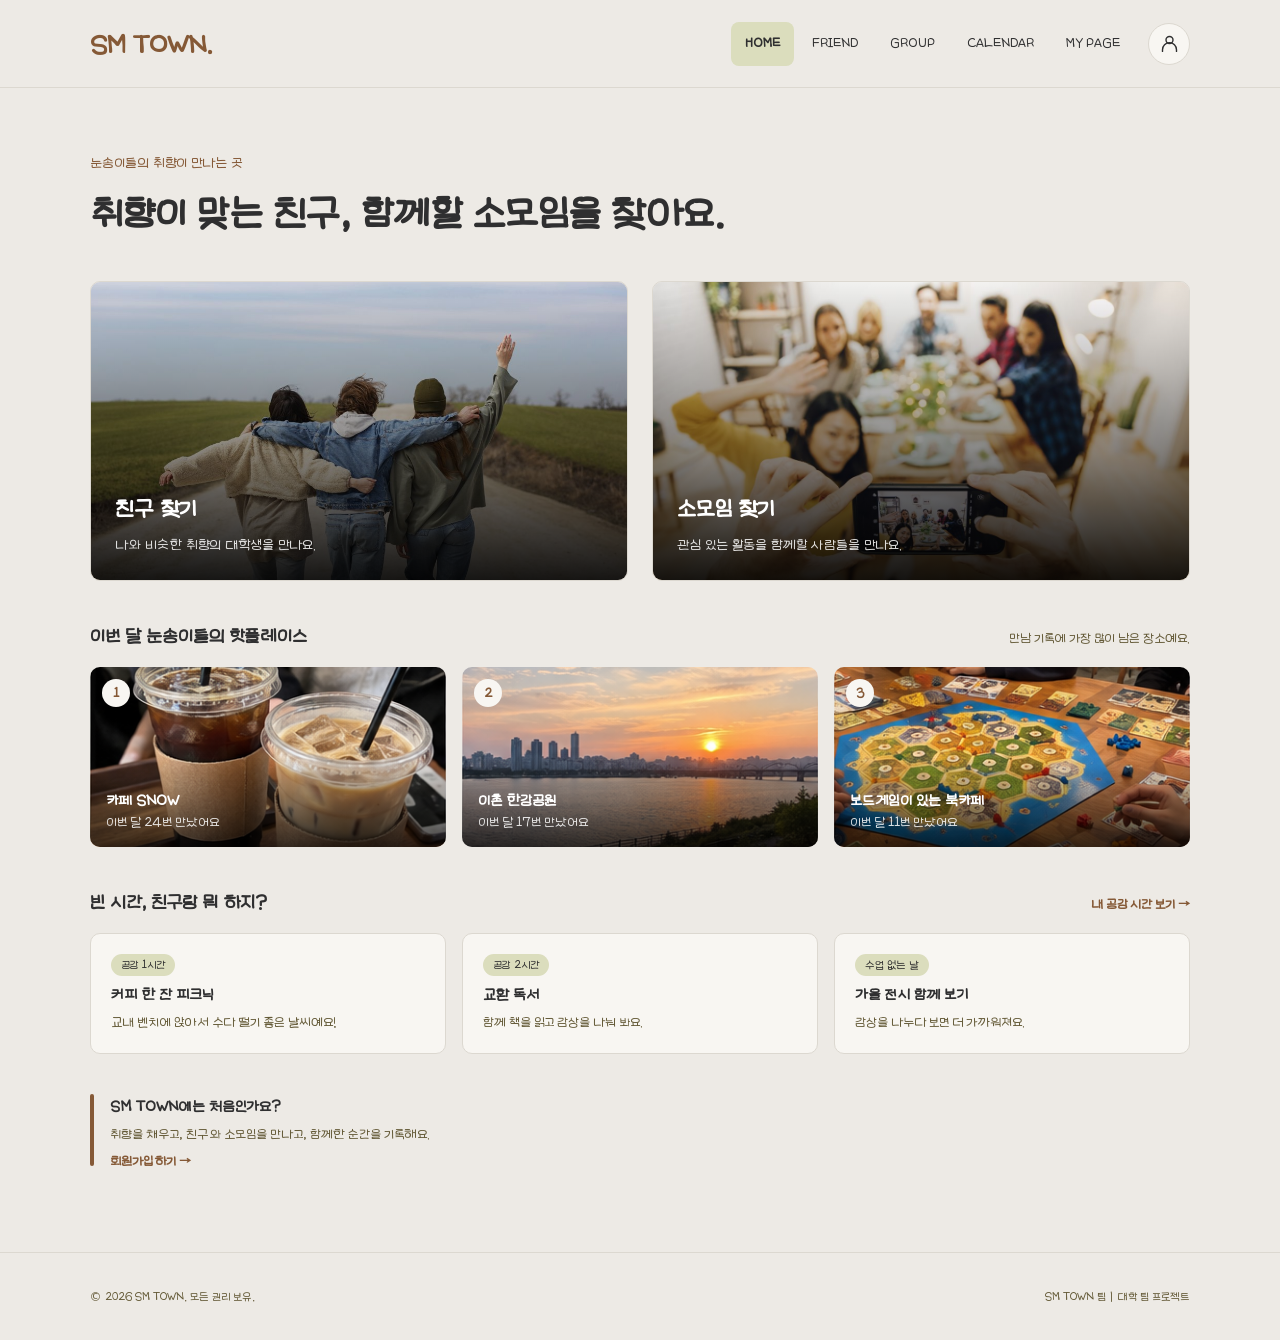
<file: index.html>
<!doctype html>
<!-- ------- 해인 작업 부분 ------- -->
<html lang="ko">
  <head>
    <meta charset="utf-8" />
    <meta name="author" content="16팀 SM TOWN · 이해인, 장예은, 조효원" />
    <meta name="viewport" content="width=device-width, initial-scale=1.0" />
    <meta
      name="description"
      content="SM TOWN · 눈송이들의 취향이 만나는 곳, SM TOWN"
    />
    <title>SM TOWN</title>
    <link rel="stylesheet" href="css/common.css" />
    <link rel="stylesheet" href="css/index.css" />
  </head>
  <body>
    <a class="skip-link" href="#main-content">본문으로 바로 가기</a>
    <div class="page page--content">
      <header class="site-header site-header--compact">
        <a href="index.html" class="logo">SM TOWN.</a>
        <!-- ------- 예은 작업 부분: GROUP / MY PAGE 메뉴 링크 연결 ------- -->
        <nav class="gnb gnb--compact" aria-label="주요 메뉴">
          <a href="index.html" class="gnb__link is-active" aria-current="page"
            >HOME</a
          >
          <a href="friend.html" class="gnb__link">FRIEND</a>
          <a href="group.html" class="gnb__link">GROUP</a>
          <a href="calendar.html" class="gnb__link">CALENDAR</a>
          <a href="mypage.html" class="gnb__link">MY PAGE</a>
          <a href="login.html" class="profile-btn" aria-label="로그인">
            <svg class="icon" viewBox="0 0 24 24" aria-hidden="true">
              <circle cx="12" cy="8" r="4" />
              <path d="M4 21v-2a8 8 0 0 1 16 0v2" />
            </svg>
          </a>
        </nav>
        <!-- --------------------- -->
      </header>

      <!-- ------- 해인 작업 부분: 본문 ------- -->
      <main id="main-content" class="page-main home">
        <section class="hero">
          <p class="hero__eyebrow">눈송이들의 취향이 만나는 곳</p>
          <h1 class="hero__title">취향이 맞는 친구, 함께할 소모임을 찾아요.</h1>
        </section>

        <section class="feature-list">
          <a href="friend.html" class="feature-card">
            <img
              src="images/main/find-friend.jpeg"
              alt=""
              class="feature-card__img"
            />
            <div class="feature-card__body">
              <h2 class="feature-card__title">친구 찾기</h2>
              <p class="feature-card__desc">
                나와 비슷한 취향의 대학생을 만나요.
              </p>
            </div>
          </a>
          <!-- ------- 예은 작업 부분: 소모임 목록 링크 연결 ------- -->
          <a href="group.html" class="feature-card">
            <img
              src="images/main/find-group.jpeg"
              alt=""
              class="feature-card__img"
            />
            <div class="feature-card__body">
              <h2 class="feature-card__title">소모임 찾기</h2>
              <p class="feature-card__desc">
                관심 있는 활동을 함께할 사람들을 만나요.
              </p>
            </div>
          </a>
          <!-- --------------------- -->
        </section>

        <section class="home-section" aria-labelledby="hot-place-title">
          <div class="home-section__head">
            <h2 class="home-section__title" id="hot-place-title">
              이번 달 눈송이들의 핫플레이스
            </h2>
            <p class="home-section__desc">
              만남 기록에 가장 많이 남은 장소예요.
            </p>
          </div>
          <ol class="place-list">
            <li>
              <a href="group-detail.html#cafe" class="place-card">
                <img
                  src="images/memory/meeting-photo-02.png"
                  alt=""
                  class="place-card__img"
                />
                <span class="place-card__rank">1</span>
                <div class="place-card__body">
                  <h3 class="place-card__name">카페 SNOW</h3>
                  <p class="place-card__count">이번 달 24번 만났어요</p>
                </div>
              </a>
            </li>
            <li>
              <a href="group-detail.html#walk" class="place-card">
                <img
                  src="images/memory/meeting-photo-03.png"
                  alt=""
                  class="place-card__img"
                />
                <span class="place-card__rank">2</span>
                <div class="place-card__body">
                  <h3 class="place-card__name">이촌 한강공원</h3>
                  <p class="place-card__count">이번 달 17번 만났어요</p>
                </div>
              </a>
            </li>
            <li>
              <a href="group-detail.html#reading" class="place-card">
                <img
                  src="images/memory/meeting-photo-05.png"
                  alt=""
                  class="place-card__img"
                />
                <span class="place-card__rank">3</span>
                <div class="place-card__body">
                  <h3 class="place-card__name">보드게임이 있는 북카페</h3>
                  <p class="place-card__count">이번 달 11번 만났어요</p>
                </div>
              </a>
            </li>
          </ol>
        </section>

        <section class="home-section" aria-labelledby="free-time-title">
          <div class="home-section__head">
            <h2 class="home-section__title" id="free-time-title">
              빈 시간, 친구랑 뭐 하지?
            </h2>
            <a href="timetable.html" class="home-section__link"
              >내 공강 시간 보기 →</a
            >
          </div>
          <ul class="idea-list">
            <li>
              <a href="group-detail.html#cafe" class="idea">
                <span class="idea__time">공강 1시간</span>
                <strong class="idea__title">커피 한 잔 피크닉</strong>
                <span class="idea__desc"
                  >교내 벤치에 앉아서 수다 떨기 좋은 날씨예요!</span
                >
              </a>
            </li>
            <li>
              <a href="group-detail.html#reading" class="idea">
                <span class="idea__time">공강 2시간</span>
                <strong class="idea__title">교환 독서</strong>
                <span class="idea__desc">함께 책을 읽고 감상을 나눠 봐요.</span>
              </a>
            </li>
            <li>
              <a href="group-detail.html#exhibition" class="idea">
                <span class="idea__time">수업 없는 날</span>
                <strong class="idea__title">가을 전시 함께 보기</strong>
                <span class="idea__desc"
                  >감상을 나누다 보면 더 가까워져요.</span
                >
              </a>
            </li>
          </ul>
        </section>

        <section class="guide">
          <div class="guide__body">
            <h2 class="guide__title">SM TOWN에는 처음인가요?</h2>
            <p class="guide__desc">
              취향을 채우고, 친구와 소모임을 만나고, 함께한 순간을 기록해요.
            </p>
            <a href="signup.html" class="guide__link">회원가입하기 →</a>
          </div>
        </section>
      </main>
      <!-- --------------------- -->

      <footer class="site-footer site-footer--compact">
        <p>© 2026 SM TOWN. 모든 권리 보유.</p>
        <p>SM TOWN 팀 | 대학 팀 프로젝트</p>
      </footer>
    </div>
  </body>
</html>
<!-- --------------------- -->
</file>
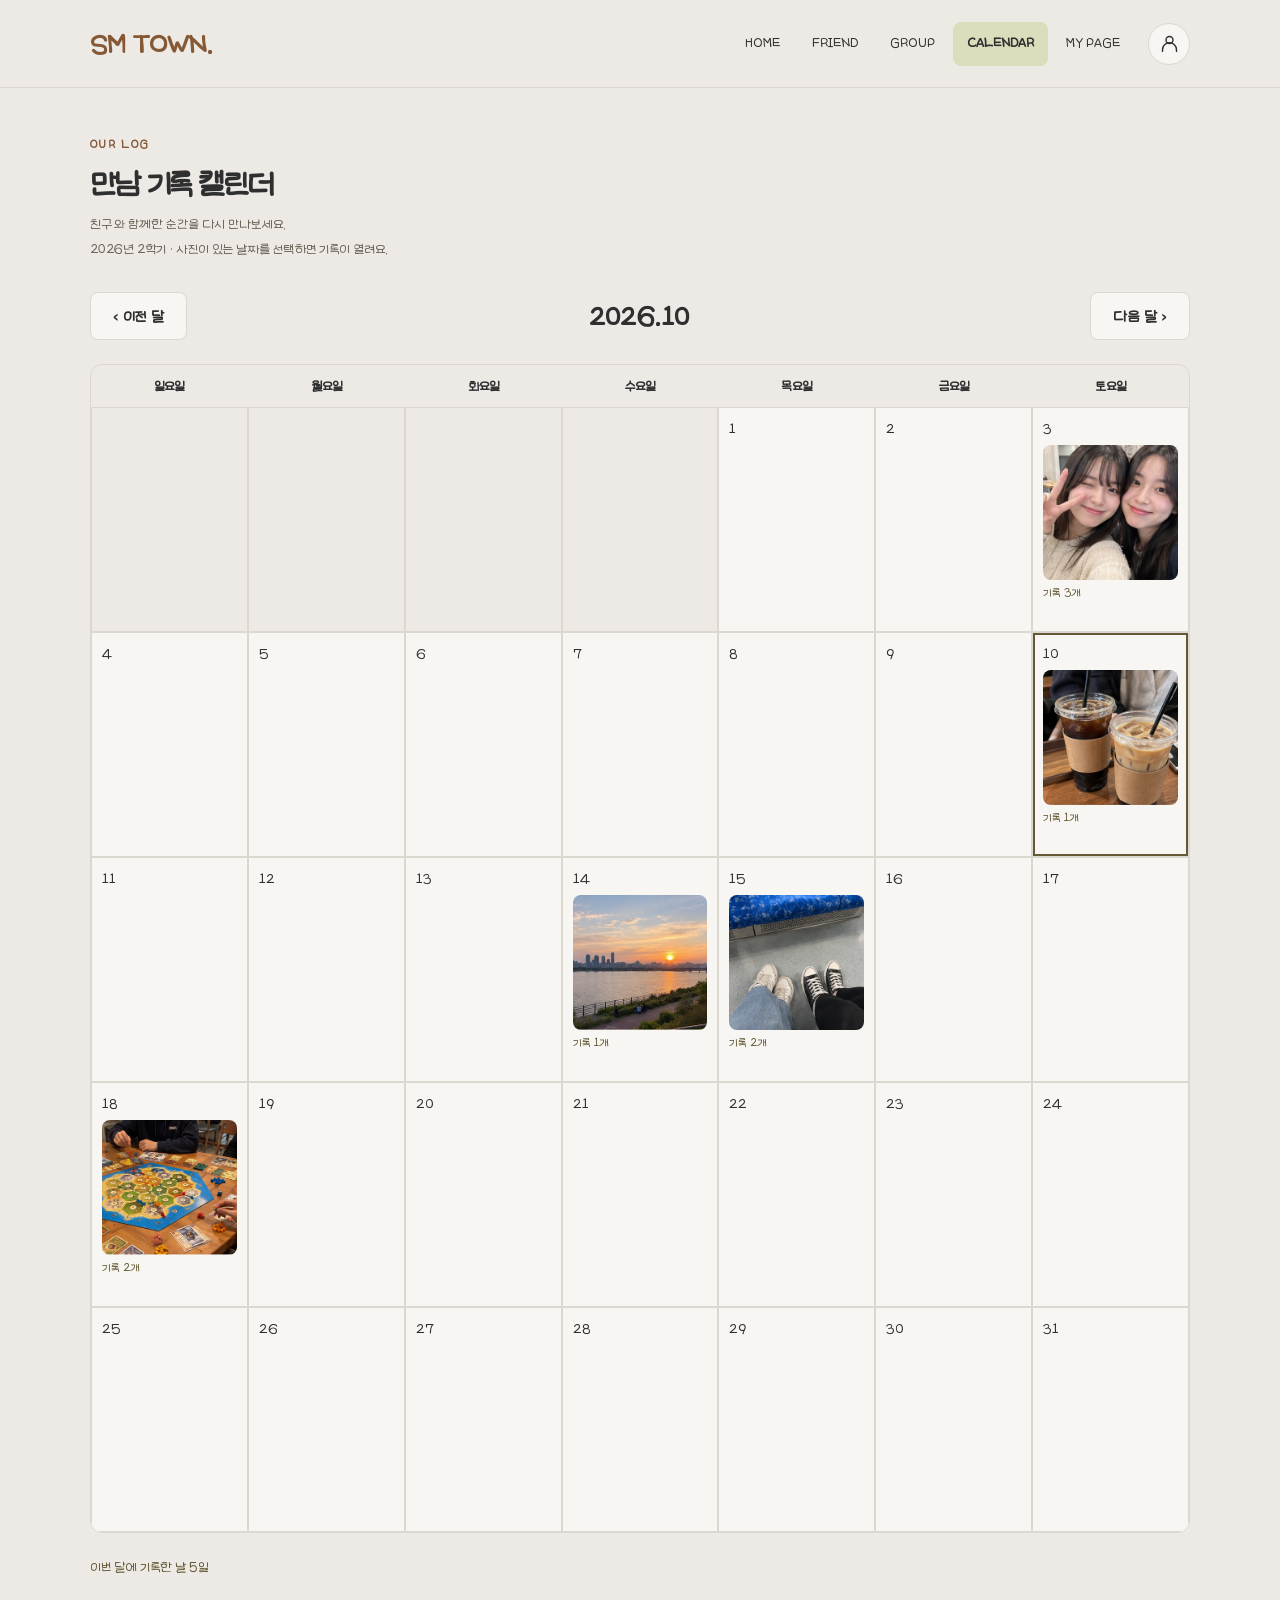
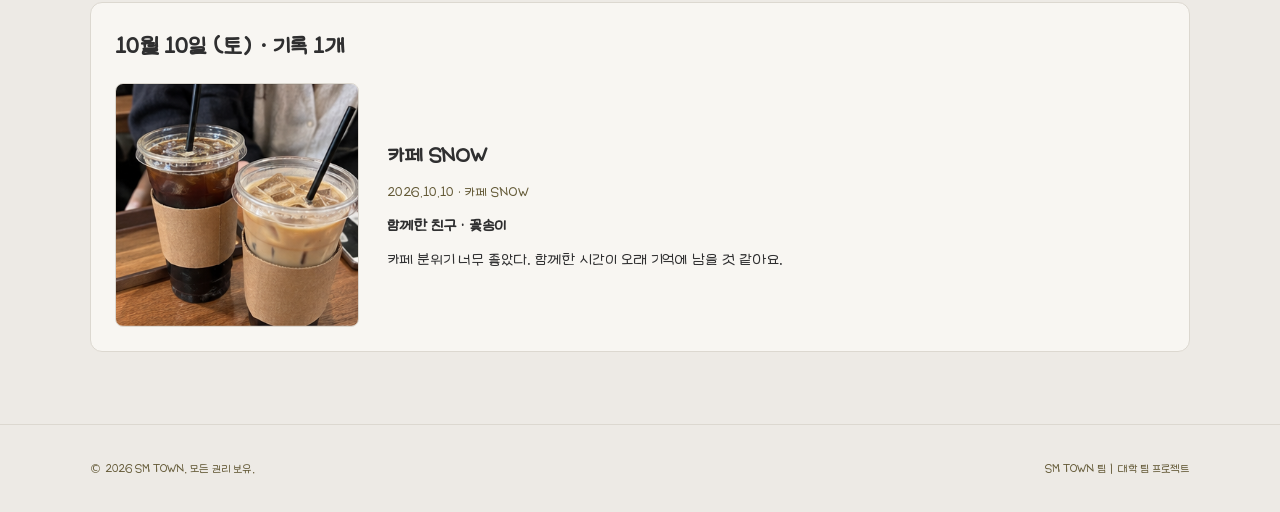
<file: calendar.html>
<!doctype html>
<!-- ------- 해인 작업 부분 ------- -->
<html lang="ko">
  <head>
    <meta charset="utf-8" />
    <meta name="viewport" content="width=device-width, initial-scale=1.0" />
    <meta name="author" content="16팀 SM TOWN · 이해인, 장예은, 조효원" />
    <meta
      name="description"
      content="만남 기록 캘린더 · 눈송이들의 취향이 만나는 곳, SM TOWN"
    />
    <title>만남 기록 캘린더 | SM TOWN</title>
    <link rel="stylesheet" href="css/common.css" />
    <link rel="stylesheet" href="css/calendar.css" />
  </head>
  <body>
    <a class="skip-link state-skip" href="#month-09">본문으로 바로 가기</a>
    <a class="skip-link state-skip state-skip--default" href="#month-10"
      >본문으로 바로 가기</a
    >
    <a class="skip-link state-skip" href="#month-11">본문으로 바로 가기</a>
    <a class="skip-link state-skip" href="#record-0918">본문으로 바로 가기</a>
    <a class="skip-link state-skip" href="#record-0925">본문으로 바로 가기</a>
    <a class="skip-link state-skip" href="#record-1003">본문으로 바로 가기</a>
    <a class="skip-link state-skip" href="#record-1010">본문으로 바로 가기</a>
    <a class="skip-link state-skip" href="#record-1014">본문으로 바로 가기</a>
    <a class="skip-link state-skip" href="#record-1015">본문으로 바로 가기</a>
    <a class="skip-link state-skip" href="#record-1018">본문으로 바로 가기</a>
    <a class="skip-link state-skip" href="#record-1106">본문으로 바로 가기</a>
    <a class="skip-link state-skip" href="#record-1113">본문으로 바로 가기</a>
    <div class="page page--content">
      <header class="site-header site-header--compact">
        <a href="index.html" class="logo">SM TOWN.</a>
        <nav class="gnb gnb--compact" aria-label="주요 메뉴">
          <a href="index.html" class="gnb__link">HOME</a>
          <a href="friend.html" class="gnb__link">FRIEND</a>
          <a href="group.html" class="gnb__link">GROUP</a>
          <a
            href="calendar.html"
            class="gnb__link is-active"
            aria-current="page"
            >CALENDAR</a
          >
          <a href="mypage.html" class="gnb__link">MY PAGE</a>
          <a href="login.html" class="profile-btn" aria-label="로그인">
            <svg class="icon" viewBox="0 0 24 24" aria-hidden="true">
              <circle cx="12" cy="8" r="4" />
              <path d="M4 21v-2a8 8 0 0 1 16 0v2" />
            </svg>
          </a>
        </nav>
      </header>
      <main
        id="main-content"
        class="page-main page-main--padded calendar-page"
      >
        <header class="page-intro">
          <div>
            <p class="eyebrow">OUR LOG</p>
            <h1>만남 기록 캘린더</h1>
            <p class="page-description">
              친구와 함께한 순간을 다시 만나보세요.
            </p>
            <p class="page-description">
              2026년 2학기 · 사진이 있는 날짜를 선택하면 기록이 열려요.
            </p>
          </div>
        </header>
        <div class="calendar-browser">
          <section
            class="calendar-month"
            id="month-09"
            tabindex="-1"
            aria-labelledby="month-title-9"
          >
            <div class="month-nav">
              <span class="month-nav__boundary">학기 시작</span>
              <h2 class="month-nav__current" id="month-title-9">2026.09</h2>
              <a class="btn" href="#month-10">다음 달 ›</a>
            </div>
            <div class="calendar" aria-label="2026년 9월 달력">
              <ol class="calendar__weekdays">
                <li>일<span class="weekday-suffix">요일</span></li>
                <li>월<span class="weekday-suffix">요일</span></li>
                <li>화<span class="weekday-suffix">요일</span></li>
                <li>수<span class="weekday-suffix">요일</span></li>
                <li>목<span class="weekday-suffix">요일</span></li>
                <li>금<span class="weekday-suffix">요일</span></li>
                <li>토<span class="weekday-suffix">요일</span></li>
              </ol>
              <ol class="calendar__days">
                <li class="day is-empty" aria-hidden="true"></li>
                <li class="day is-empty" aria-hidden="true"></li>
                <li class="day"><span>1</span></li>
                <li class="day"><span>2</span></li>
                <li class="day"><span>3</span></li>
                <li class="day"><span>4</span></li>
                <li class="day"><span>5</span></li>
                <li class="day"><span>6</span></li>
                <li class="day"><span>7</span></li>
                <li class="day"><span>8</span></li>
                <li class="day"><span>9</span></li>
                <li class="day"><span>10</span></li>
                <li class="day"><span>11</span></li>
                <li class="day"><span>12</span></li>
                <li class="day"><span>13</span></li>
                <li class="day"><span>14</span></li>
                <li class="day"><span>15</span></li>
                <li class="day"><span>16</span></li>
                <li class="day"><span>17</span></li>
                <li class="day day--record">
                  <a
                    class="day__link day__link--default"
                    href="#record-0918"
                    aria-label="9월 18일, 기록 1개 보기"
                    ><span>18</span
                    ><img
                      class="day__photo"
                      src="images/memory/meeting-photo-02.png"
                      alt=""
                      width="160"
                      height="160"
                    /><span class="day__count">기록 1개</span></a
                  >
                </li>
                <li class="day"><span>19</span></li>
                <li class="day"><span>20</span></li>
                <li class="day"><span>21</span></li>
                <li class="day"><span>22</span></li>
                <li class="day"><span>23</span></li>
                <li class="day"><span>24</span></li>
                <li class="day day--record">
                  <a
                    class="day__link"
                    href="#record-0925"
                    aria-label="9월 25일, 기록 1개 보기"
                    ><span>25</span
                    ><img
                      class="day__photo"
                      src="images/memory/meeting-photo-03.png"
                      alt=""
                      width="160"
                      height="160"
                    /><span class="day__count">기록 1개</span></a
                  >
                </li>
                <li class="day"><span>26</span></li>
                <li class="day"><span>27</span></li>
                <li class="day"><span>28</span></li>
                <li class="day"><span>29</span></li>
                <li class="day"><span>30</span></li>
              </ol>
            </div>
            <p class="calendar-info">이번 달에 기록한 날 2일</p>
            <div class="month-records">
              <section
                class="record-detail record-detail--default"
                id="record-0918"
                tabindex="-1"
                aria-labelledby="record-title-0918"
              >
                <h3 class="record-detail__date" id="record-title-0918">
                  9월 18일 (금) · 기록 1개
                </h3>
                <article class="record">
                  <img
                    class="record__photo"
                    src="images/memory/meeting-photo-02.png"
                    alt="카페에서 나눈 첫 인사 만남 사진"
                    width="244"
                    height="244"
                  />
                  <div class="record__body">
                    <h4 class="record__title">카페에서 나눈 첫 인사</h4>
                    <p class="record__meta">2026.09.18 · 카페 SNOW</p>
                    <p class="record__friend">함께한 친구 · 꽃송이</p>
                    <p class="record__memo">
                      새 학기 이야기를 나누며 서로의 취향을 알아갔어요.
                    </p>
                  </div>
                </article>
              </section>
              <section
                class="record-detail"
                id="record-0925"
                tabindex="-1"
                aria-labelledby="record-title-0925"
              >
                <h3 class="record-detail__date" id="record-title-0925">
                  9월 25일 (금) · 기록 1개
                </h3>
                <article class="record">
                  <img
                    class="record__photo"
                    src="images/memory/meeting-photo-03.png"
                    alt="가을 산책 만남 사진"
                    width="244"
                    height="244"
                  />
                  <div class="record__body">
                    <h4 class="record__title">가을 산책</h4>
                    <p class="record__meta">2026.09.25 · 효창공원</p>
                    <p class="record__friend">함께한 친구 · 달송이</p>
                    <p class="record__memo">
                      조금 선선해진 길을 걸으며 사진을 남겼어요.
                    </p>
                  </div>
                </article>
              </section>
            </div>
          </section>
          <section
            class="calendar-month calendar-month--default"
            id="month-10"
            tabindex="-1"
            aria-labelledby="month-title-10"
          >
            <div class="month-nav">
              <a class="btn" href="#month-09">‹ 이전 달</a>
              <h2 class="month-nav__current" id="month-title-10">2026.10</h2>
              <a class="btn" href="#month-11">다음 달 ›</a>
            </div>
            <div class="calendar" aria-label="2026년 10월 달력">
              <ol class="calendar__weekdays">
                <li>일<span class="weekday-suffix">요일</span></li>
                <li>월<span class="weekday-suffix">요일</span></li>
                <li>화<span class="weekday-suffix">요일</span></li>
                <li>수<span class="weekday-suffix">요일</span></li>
                <li>목<span class="weekday-suffix">요일</span></li>
                <li>금<span class="weekday-suffix">요일</span></li>
                <li>토<span class="weekday-suffix">요일</span></li>
              </ol>
              <ol class="calendar__days">
                <li class="day is-empty" aria-hidden="true"></li>
                <li class="day is-empty" aria-hidden="true"></li>
                <li class="day is-empty" aria-hidden="true"></li>
                <li class="day is-empty" aria-hidden="true"></li>
                <li class="day"><span>1</span></li>
                <li class="day"><span>2</span></li>
                <li class="day day--record">
                  <a
                    class="day__link"
                    href="#record-1003"
                    aria-label="10월 3일, 기록 3개 보기"
                    ><span>3</span
                    ><img
                      class="day__photo"
                      src="images/memory/meeting-photo-01.png"
                      alt=""
                      width="160"
                      height="160"
                    /><span class="day__count">기록 3개</span></a
                  >
                </li>
                <li class="day"><span>4</span></li>
                <li class="day"><span>5</span></li>
                <li class="day"><span>6</span></li>
                <li class="day"><span>7</span></li>
                <li class="day"><span>8</span></li>
                <li class="day"><span>9</span></li>
                <li class="day day--record">
                  <a
                    class="day__link day__link--default"
                    href="#record-1010"
                    aria-label="10월 10일, 기록 1개 보기"
                    ><span>10</span
                    ><img
                      class="day__photo"
                      src="images/memory/meeting-photo-02.png"
                      alt=""
                      width="160"
                      height="160"
                    /><span class="day__count">기록 1개</span></a
                  >
                </li>
                <li class="day"><span>11</span></li>
                <li class="day"><span>12</span></li>
                <li class="day"><span>13</span></li>
                <li class="day day--record">
                  <a
                    class="day__link"
                    href="#record-1014"
                    aria-label="10월 14일, 기록 1개 보기"
                    ><span>14</span
                    ><img
                      class="day__photo"
                      src="images/memory/meeting-photo-03.png"
                      alt=""
                      width="160"
                      height="160"
                    /><span class="day__count">기록 1개</span></a
                  >
                </li>
                <li class="day day--record">
                  <a
                    class="day__link"
                    href="#record-1015"
                    aria-label="10월 15일, 기록 2개 보기"
                    ><span>15</span
                    ><img
                      class="day__photo"
                      src="images/memory/meeting-photo-04.png"
                      alt=""
                      width="160"
                      height="160"
                    /><span class="day__count">기록 2개</span></a
                  >
                </li>
                <li class="day"><span>16</span></li>
                <li class="day"><span>17</span></li>
                <li class="day day--record">
                  <a
                    class="day__link"
                    href="#record-1018"
                    aria-label="10월 18일, 기록 2개 보기"
                    ><span>18</span
                    ><img
                      class="day__photo"
                      src="images/memory/meeting-photo-05.png"
                      alt=""
                      width="160"
                      height="160"
                    /><span class="day__count">기록 2개</span></a
                  >
                </li>
                <li class="day"><span>19</span></li>
                <li class="day"><span>20</span></li>
                <li class="day"><span>21</span></li>
                <li class="day"><span>22</span></li>
                <li class="day"><span>23</span></li>
                <li class="day"><span>24</span></li>
                <li class="day"><span>25</span></li>
                <li class="day"><span>26</span></li>
                <li class="day"><span>27</span></li>
                <li class="day"><span>28</span></li>
                <li class="day"><span>29</span></li>
                <li class="day"><span>30</span></li>
                <li class="day"><span>31</span></li>
              </ol>
            </div>
            <p class="calendar-info">이번 달에 기록한 날 5일</p>
            <div class="month-records">
              <section
                class="record-detail"
                id="record-1003"
                tabindex="-1"
                aria-labelledby="record-title-1003"
              >
                <h3 class="record-detail__date" id="record-title-1003">
                  10월 3일 (토) · 기록 3개
                </h3>
                <article class="record">
                  <img
                    class="record__photo"
                    src="images/memory/meeting-photo-01.png"
                    alt="보드게임 한 판 만남 사진"
                    width="244"
                    height="244"
                  />
                  <div class="record__body">
                    <h4 class="record__title">보드게임 한 판</h4>
                    <p class="record__meta">2026.10.03 · 보드게임이 있는 북카페</p>
                    <p class="record__friend">함께한 친구 · 봄송이</p>
                    <p class="record__memo">
                      새로운 게임 규칙을 함께 익혔어요.
                    </p>
                  </div>
                </article>
                <article class="record">
                  <img
                    class="record__photo"
                    src="images/memory/meeting-photo-02.png"
                    alt="게임 후 디저트 만남 사진"
                    width="244"
                    height="244"
                  />
                  <div class="record__body">
                    <h4 class="record__title">게임 후 디저트</h4>
                    <p class="record__meta">2026.10.03 · 카페 SNOW</p>
                    <p class="record__friend">함께한 친구 · 봄송이</p>
                    <p class="record__memo">
                      재미있었던 순간을 다시 이야기했어요.
                    </p>
                  </div>
                </article>
                <article class="record">
                  <img
                    class="record__photo"
                    src="images/memory/meeting-photo-05.png"
                    alt="다음 모임 약속 만남 사진"
                    width="244"
                    height="244"
                  />
                  <div class="record__body">
                    <h4 class="record__title">다음 모임 약속</h4>
                    <p class="record__meta">2026.10.03 · 학교 앞</p>
                    <p class="record__friend">함께한 친구 · 봄송이</p>
                    <p class="record__memo">
                      다음에는 다른 친구들도 함께 만나기로 했어요.
                    </p>
                  </div>
                </article>
              </section>
              <section
                class="record-detail record-detail--default"
                id="record-1010"
                tabindex="-1"
                aria-labelledby="record-title-1010"
              >
                <h3 class="record-detail__date" id="record-title-1010">
                  10월 10일 (토) · 기록 1개
                </h3>
                <article class="record">
                  <img
                    class="record__photo"
                    src="images/memory/meeting-photo-02.png"
                    alt="카페 SNOW 만남 사진"
                    width="244"
                    height="244"
                  />
                  <div class="record__body">
                    <h4 class="record__title">카페 SNOW</h4>
                    <p class="record__meta">2026.10.10 · 카페 SNOW</p>
                    <p class="record__friend">함께한 친구 · 꽃송이</p>
                    <p class="record__memo">
                      카페 분위기 너무 좋았다. 함께한 시간이 오래 기억에 남을 것
                      같아요.
                    </p>
                  </div>
                </article>
              </section>
              <section
                class="record-detail"
                id="record-1014"
                tabindex="-1"
                aria-labelledby="record-title-1014"
              >
                <h3 class="record-detail__date" id="record-title-1014">
                  10월 14일 (수) · 기록 1개
                </h3>
                <article class="record">
                  <img
                    class="record__photo"
                    src="images/memory/meeting-photo-03.png"
                    alt="가을 산책 만남 사진"
                    width="244"
                    height="244"
                  />
                  <div class="record__body">
                    <h4 class="record__title">가을 산책</h4>
                    <p class="record__meta">2026.10.14 · 이촌 한강공원</p>
                    <p class="record__friend">함께한 친구 · 달송이</p>
                    <p class="record__memo">노을을 보며 천천히 걸었어요.</p>
                  </div>
                </article>
              </section>
              <section
                class="record-detail"
                id="record-1015"
                tabindex="-1"
                aria-labelledby="record-title-1015"
              >
                <h3 class="record-detail__date" id="record-title-1015">
                  10월 15일 (목) · 기록 2개
                </h3>
                <article class="record">
                  <img
                    class="record__photo"
                    src="images/memory/meeting-photo-04.png"
                    alt="공강의 작은 피크닉 만남 사진"
                    width="244"
                    height="244"
                  />
                  <div class="record__body">
                    <h4 class="record__title">공강의 작은 피크닉</h4>
                    <p class="record__meta">2026.10.15 · 교내 벤치</p>
                    <p class="record__friend">함께한 친구 · 별송이</p>
                    <p class="record__memo">
                      수업 사이 잠깐의 여유를 나눴어요.
                    </p>
                  </div>
                </article>
                <article class="record">
                  <img
                    class="record__photo"
                    src="images/memory/meeting-photo-02.png"
                    alt="노래 추천 만남 사진"
                    width="244"
                    height="244"
                  />
                  <div class="record__body">
                    <h4 class="record__title">노래 추천</h4>
                    <p class="record__meta">2026.10.15 · 교내 벤치</p>
                    <p class="record__friend">함께한 친구 · 별송이</p>
                    <p class="record__memo">
                      요즘 자주 듣는 노래를 서로 추천했어요.
                    </p>
                  </div>
                </article>
              </section>
              <section
                class="record-detail"
                id="record-1018"
                tabindex="-1"
                aria-labelledby="record-title-1018"
              >
                <h3 class="record-detail__date" id="record-title-1018">
                  10월 18일 (일) · 기록 2개
                </h3>
                <article class="record">
                  <img
                    class="record__photo"
                    src="images/memory/meeting-photo-05.png"
                    alt="보드게임 모임 만남 사진"
                    width="244"
                    height="244"
                  />
                  <div class="record__body">
                    <h4 class="record__title">보드게임 모임</h4>
                    <p class="record__meta">2026.10.18 · 보드게임이 있는 북카페</p>
                    <p class="record__friend">함께한 친구 · 봄송이, 꽃송이</p>
                    <p class="record__memo">웃음이 끊이지 않았던 오후였어요.</p>
                  </div>
                </article>
                <article class="record">
                  <img
                    class="record__photo"
                    src="images/memory/meeting-photo-01.png"
                    alt="함께 먹은 저녁 만남 사진"
                    width="244"
                    height="244"
                  />
                  <div class="record__body">
                    <h4 class="record__title">함께 먹은 저녁</h4>
                    <p class="record__meta">2026.10.18 · 숙대입구역</p>
                    <p class="record__friend">함께한 친구 · 봄송이, 꽃송이</p>
                    <p class="record__memo">다음 만남도 기대돼요.</p>
                  </div>
                </article>
              </section>
            </div>
          </section>
          <section
            class="calendar-month"
            id="month-11"
            tabindex="-1"
            aria-labelledby="month-title-11"
          >
            <div class="month-nav">
              <a class="btn" href="#month-10">‹ 이전 달</a>
              <h2 class="month-nav__current" id="month-title-11">2026.11</h2>
              <span class="month-nav__boundary">학기 마지막 달</span>
            </div>
            <div class="calendar" aria-label="2026년 11월 달력">
              <ol class="calendar__weekdays">
                <li>일<span class="weekday-suffix">요일</span></li>
                <li>월<span class="weekday-suffix">요일</span></li>
                <li>화<span class="weekday-suffix">요일</span></li>
                <li>수<span class="weekday-suffix">요일</span></li>
                <li>목<span class="weekday-suffix">요일</span></li>
                <li>금<span class="weekday-suffix">요일</span></li>
                <li>토<span class="weekday-suffix">요일</span></li>
              </ol>
              <ol class="calendar__days">
                <li class="day"><span>1</span></li>
                <li class="day"><span>2</span></li>
                <li class="day"><span>3</span></li>
                <li class="day"><span>4</span></li>
                <li class="day"><span>5</span></li>
                <li class="day day--record">
                  <a
                    class="day__link day__link--default"
                    href="#record-1106"
                    aria-label="11월 6일, 기록 1개 보기"
                    ><span>6</span
                    ><img
                      class="day__photo"
                      src="images/memory/meeting-photo-04.png"
                      alt=""
                      width="160"
                      height="160"
                    /><span class="day__count">기록 1개</span></a
                  >
                </li>
                <li class="day"><span>7</span></li>
                <li class="day"><span>8</span></li>
                <li class="day"><span>9</span></li>
                <li class="day"><span>10</span></li>
                <li class="day"><span>11</span></li>
                <li class="day"><span>12</span></li>
                <li class="day day--record">
                  <a
                    class="day__link"
                    href="#record-1113"
                    aria-label="11월 13일, 기록 1개 보기"
                    ><span>13</span
                    ><img
                      class="day__photo"
                      src="images/memory/meeting-photo-03.png"
                      alt=""
                      width="160"
                      height="160"
                    /><span class="day__count">기록 1개</span></a
                  >
                </li>
                <li class="day"><span>14</span></li>
                <li class="day"><span>15</span></li>
                <li class="day"><span>16</span></li>
                <li class="day"><span>17</span></li>
                <li class="day"><span>18</span></li>
                <li class="day"><span>19</span></li>
                <li class="day"><span>20</span></li>
                <li class="day"><span>21</span></li>
                <li class="day"><span>22</span></li>
                <li class="day"><span>23</span></li>
                <li class="day"><span>24</span></li>
                <li class="day"><span>25</span></li>
                <li class="day"><span>26</span></li>
                <li class="day"><span>27</span></li>
                <li class="day"><span>28</span></li>
                <li class="day"><span>29</span></li>
                <li class="day"><span>30</span></li>
              </ol>
            </div>
            <p class="calendar-info">이번 달에 기록한 날 2일</p>
            <div class="month-records">
              <section
                class="record-detail record-detail--default"
                id="record-1106"
                tabindex="-1"
                aria-labelledby="record-title-1106"
              >
                <h3 class="record-detail__date" id="record-title-1106">
                  11월 6일 (금) · 기록 1개
                </h3>
                <article class="record">
                  <img
                    class="record__photo"
                    src="images/memory/meeting-photo-04.png"
                    alt="책 이야기 만남 사진"
                    width="244"
                    height="244"
                  />
                  <div class="record__body">
                    <h4 class="record__title">책 이야기</h4>
                    <p class="record__meta">2026.11.06 · 학교 근처 북카페</p>
                    <p class="record__friend">함께한 친구 · 별송이</p>
                    <p class="record__memo">
                      마음에 남은 책 속 문장을 나눴어요.
                    </p>
                  </div>
                </article>
              </section>
              <section
                class="record-detail"
                id="record-1113"
                tabindex="-1"
                aria-labelledby="record-title-1113"
              >
                <h3 class="record-detail__date" id="record-title-1113">
                  11월 13일 (금) · 기록 1개
                </h3>
                <article class="record">
                  <img
                    class="record__photo"
                    src="images/memory/meeting-photo-03.png"
                    alt="가을의 마지막 산책 만남 사진"
                    width="244"
                    height="244"
                  />
                  <div class="record__body">
                    <h4 class="record__title">가을의 마지막 산책</h4>
                    <p class="record__meta">2026.11.13 · 효창공원</p>
                    <p class="record__friend">함께한 친구 · 달송이</p>
                    <p class="record__memo">
                      낙엽이 쌓인 길에서 사진을 남겼어요.
                    </p>
                  </div>
                </article>
              </section>
            </div>
          </section>
        </div>
      </main>
      <footer class="site-footer site-footer--compact">
        <p>© 2026 SM TOWN. 모든 권리 보유.</p>
        <p>SM TOWN 팀 | 대학 팀 프로젝트</p>
      </footer>
    </div>
  </body>
</html>
<!-- --------------------- -->
</file>
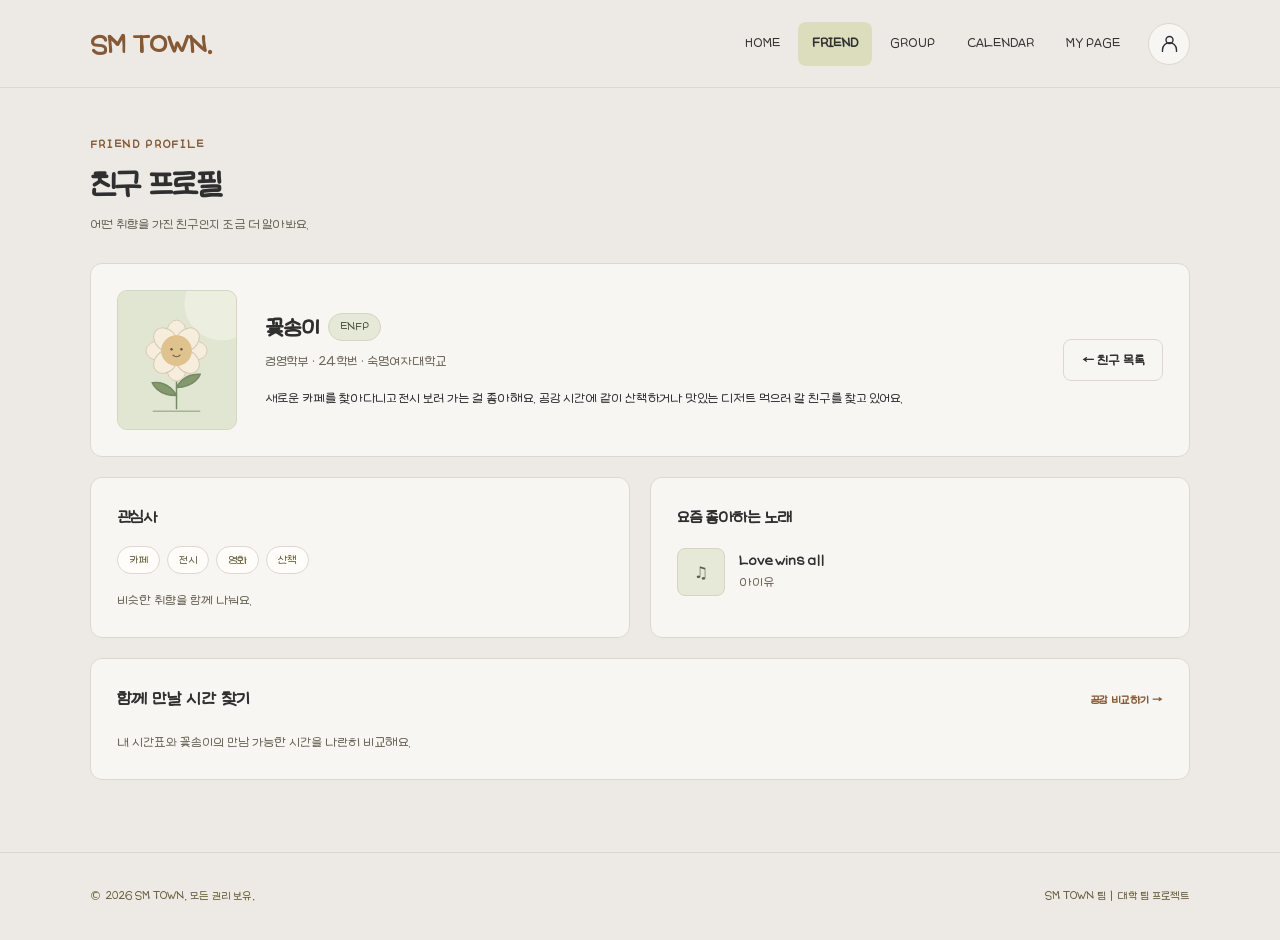
<file: friend-profile.html>
<!doctype html>
<!-- ------- 효원 작업 부분 ------- -->
<html lang="ko">
  <head>
    <meta charset="utf-8" />
    <meta name="viewport" content="width=device-width, initial-scale=1.0" />
    <meta name="author" content="16팀 SM TOWN · 이해인, 장예은, 조효원" />
    <meta
      name="description"
      content="친구 프로필 · 눈송이들의 취향이 만나는 곳, SM TOWN"
    />
    <title>친구 프로필 | SM TOWN</title>
    <link rel="stylesheet" href="css/common.css" />
    <link rel="stylesheet" href="css/profile.css" />
    <link rel="stylesheet" href="css/friend.css" />
  </head>
  <body>
    <a class="skip-link state-skip state-skip--default" href="#flower"
      >본문으로 바로 가기</a
    >
    <a class="skip-link state-skip" href="#star">본문으로 바로 가기</a>
    <a class="skip-link state-skip" href="#moon">본문으로 바로 가기</a>
    <a class="skip-link state-skip" href="#spring">본문으로 바로 가기</a>
    <div class="page page--content">
      <header class="site-header site-header--compact">
        <a href="index.html" class="logo">SM TOWN.</a>
        <nav class="gnb gnb--compact" aria-label="주요 메뉴">
          <a href="index.html" class="gnb__link">HOME</a>
          <a href="friend.html" class="gnb__link is-active" aria-current="page"
            >FRIEND</a
          >
          <a href="group.html" class="gnb__link">GROUP</a>
          <a href="calendar.html" class="gnb__link">CALENDAR</a>
          <a href="mypage.html" class="gnb__link">MY PAGE</a>
          <a href="login.html" class="profile-btn" aria-label="로그인">
            <svg class="icon" viewBox="0 0 24 24" aria-hidden="true">
              <circle cx="12" cy="8" r="4" />
              <path d="M4 21v-2a8 8 0 0 1 16 0v2" />
            </svg>
          </a>
        </nav>
      </header>
      <main id="main-content" class="page-main page-main--padded">
        <header class="page-intro">
          <div>
            <p class="eyebrow">FRIEND PROFILE</p>
            <h1>친구 프로필</h1>
            <p class="page-description">
              어떤 취향을 가진 친구인지 조금 더 알아봐요.
            </p>
          </div>
        </header>
        <div class="friend-profiles">
          <article
            class="friend-profile-view friend-profile-view--default"
            id="flower"
            tabindex="-1"
            aria-labelledby="name-flower"
          >
            <div class="profile-stack">
              <section class="panel profile-summary">
                <img
                  class="profile-photo avatar--flower"
                  src="images/profile/snow-avatar.svg"
                  alt="꽃송이의 눈송이 프로필 일러스트"
                  width="120"
                  height="140"
                />
                <div class="profile-summary__body">
                  <div class="profile-name">
                    <h2 id="name-flower">꽃송이</h2>
                    <span class="tag tag--olive">ENFP</span>
                  </div>
                  <p class="muted">경영학부 · 24학번 · 숙명여자대학교</p>
                  <p class="profile-bio">
                    새로운 카페를 찾아다니고 전시 보러 가는 걸 좋아해요. 공강
                    시간에 같이 산책하거나 맛있는 디저트 먹으러 갈 친구를 찾고
                    있어요.
                  </p>
                </div>
                <a class="btn btn--sm" href="friends.html">← 친구 목록</a>
              </section>
              <div class="profile-columns">
                <section class="panel interest-panel">
                  <h3 class="panel-title">관심사</h3>
                  <div class="tags">
                    <span class="tag">카페</span><span class="tag">전시</span
                    ><span class="tag">영화</span><span class="tag">산책</span>
                  </div>
                  <p class="muted">비슷한 취향을 함께 나눠요.</p>
                </section>
                <section class="panel">
                  <h3 class="panel-title">요즘 좋아하는 노래</h3>
                  <div class="music">
                    <span class="music__cover" aria-hidden="true">♫</span>
                    <div>
                      <strong>Love wins all</strong>
                      <p class="muted">아이유</p>
                    </div>
                  </div>
                </section>
              </div>
              <section class="panel">
                <div class="panel-heading">
                  <h3>함께 만날 시간 찾기</h3>
                  <a class="text-link" href="timetable.html#with-flower"
                    >공강 비교하기 →</a
                  >
                </div>
                <p class="muted">
                  내 시간표와 꽃송이의 만남 가능한 시간을 나란히 비교해요.
                </p>
              </section>
            </div>
          </article>
          <article
            class="friend-profile-view"
            id="star"
            tabindex="-1"
            aria-labelledby="name-star"
          >
            <div class="profile-stack">
              <section class="panel profile-summary">
                <img
                  class="profile-photo avatar--star"
                  src="images/profile/snow-avatar.svg"
                  alt="별송이의 눈송이 프로필 일러스트"
                  width="120"
                  height="140"
                />
                <div class="profile-summary__body">
                  <div class="profile-name">
                    <h2 id="name-star">별송이</h2>
                    <span class="tag tag--olive">ISFP</span>
                  </div>
                  <p class="muted">미디어학부 · 23학번 · 숙명여자대학교</p>
                  <p class="profile-bio">
                    좋아하는 영화의 장면과 음악 이야기를 나누고 싶어요. 수업이
                    끝난 오후에 함께 책을 읽거나 조용한 카페를 찾아가요.
                  </p>
                </div>
                <a class="btn btn--sm" href="friends.html">← 친구 목록</a>
              </section>
              <div class="profile-columns">
                <section class="panel interest-panel">
                  <h3 class="panel-title">관심사</h3>
                  <div class="tags">
                    <span class="tag">영화</span><span class="tag">음악</span
                    ><span class="tag">독서</span>
                  </div>
                  <p class="muted">비슷한 취향을 함께 나눠요.</p>
                </section>
                <section class="panel">
                  <h3 class="panel-title">요즘 좋아하는 노래</h3>
                  <div class="music">
                    <span class="music__cover" aria-hidden="true">♫</span>
                    <div>
                      <strong>한 페이지가 될 수 있게</strong>
                      <p class="muted">DAY6</p>
                    </div>
                  </div>
                </section>
              </div>
              <section class="panel">
                <div class="panel-heading">
                  <h3>함께 만날 시간 찾기</h3>
                  <a class="text-link" href="timetable.html#with-star"
                    >공강 비교하기 →</a
                  >
                </div>
                <p class="muted">
                  내 시간표와 별송이의 만남 가능한 시간을 나란히 비교해요.
                </p>
              </section>
            </div>
          </article>
          <article
            class="friend-profile-view"
            id="moon"
            tabindex="-1"
            aria-labelledby="name-moon"
          >
            <div class="profile-stack">
              <section class="panel profile-summary">
                <img
                  class="profile-photo avatar--moon"
                  src="images/profile/snow-avatar.svg"
                  alt="달송이의 눈송이 프로필 일러스트"
                  width="120"
                  height="140"
                />
                <div class="profile-summary__body">
                  <div class="profile-name">
                    <h2 id="name-moon">달송이</h2>
                    <span class="tag tag--olive">INFJ</span>
                  </div>
                  <p class="muted">
                    시각영상디자인과 · 24학번 · 숙명여자대학교
                  </p>
                  <p class="profile-bio">
                    걷다가 발견한 작은 풍경을 사진으로 남기는 걸 좋아해요. 서로
                    다른 시선으로 동네를 구경하고 전시 감상도 나눠요.
                  </p>
                </div>
                <a class="btn btn--sm" href="friends.html">← 친구 목록</a>
              </section>
              <div class="profile-columns">
                <section class="panel interest-panel">
                  <h3 class="panel-title">관심사</h3>
                  <div class="tags">
                    <span class="tag">사진</span><span class="tag">산책</span
                    ><span class="tag">전시</span>
                  </div>
                  <p class="muted">비슷한 취향을 함께 나눠요.</p>
                </section>
                <section class="panel">
                  <h3 class="panel-title">요즘 좋아하는 노래</h3>
                  <div class="music">
                    <span class="music__cover" aria-hidden="true">♫</span>
                    <div>
                      <strong>사건의 지평선</strong>
                      <p class="muted">윤하</p>
                    </div>
                  </div>
                </section>
              </div>
              <section class="panel">
                <div class="panel-heading">
                  <h3>함께 만날 시간 찾기</h3>
                  <a class="text-link" href="timetable.html#with-moon"
                    >공강 비교하기 →</a
                  >
                </div>
                <p class="muted">
                  내 시간표와 달송이의 만남 가능한 시간을 나란히 비교해요.
                </p>
              </section>
            </div>
          </article>
          <article
            class="friend-profile-view"
            id="spring"
            tabindex="-1"
            aria-labelledby="name-spring"
          >
            <div class="profile-stack">
              <section class="panel profile-summary">
                <img
                  class="profile-photo avatar--spring"
                  src="images/profile/snow-avatar.svg"
                  alt="봄송이의 눈송이 프로필 일러스트"
                  width="120"
                  height="140"
                />
                <div class="profile-summary__body">
                  <div class="profile-name">
                    <h2 id="name-spring">봄송이</h2>
                    <span class="tag tag--olive">ESFJ</span>
                  </div>
                  <p class="muted">소프트웨어학부 · 25학번 · 숙명여자대학교</p>
                  <p class="profile-bio">
                    새로운 친구들과 보드게임하고 맛있는 간식을 나누는 시간을
                    좋아해요. 도서관에서 같이 공부하고 쉬는 시간에는 가볍게
                    산책해요.
                  </p>
                </div>
                <a class="btn btn--sm" href="friends.html">← 친구 목록</a>
              </section>
              <div class="profile-columns">
                <section class="panel interest-panel">
                  <h3 class="panel-title">관심사</h3>
                  <div class="tags">
                    <span class="tag">독서</span
                    ><span class="tag">보드게임</span
                    ><span class="tag">카페</span>
                  </div>
                  <p class="muted">비슷한 취향을 함께 나눠요.</p>
                </section>
                <section class="panel">
                  <h3 class="panel-title">요즘 좋아하는 노래</h3>
                  <div class="music">
                    <span class="music__cover" aria-hidden="true">♫</span>
                    <div>
                      <strong>청춘</strong>
                      <p class="muted">잔나비</p>
                    </div>
                  </div>
                </section>
              </div>
              <section class="panel">
                <div class="panel-heading">
                  <h3>함께 만날 시간 찾기</h3>
                  <a class="text-link" href="timetable.html#with-spring"
                    >공강 비교하기 →</a
                  >
                </div>
                <p class="muted">
                  내 시간표와 봄송이의 만남 가능한 시간을 나란히 비교해요.
                </p>
              </section>
            </div>
          </article>
        </div>
      </main>
      <footer class="site-footer site-footer--compact">
        <p>© 2026 SM TOWN. 모든 권리 보유.</p>
        <p>SM TOWN 팀 | 대학 팀 프로젝트</p>
      </footer>
    </div>
  </body>
</html>
<!-- --------------------- -->
</file>
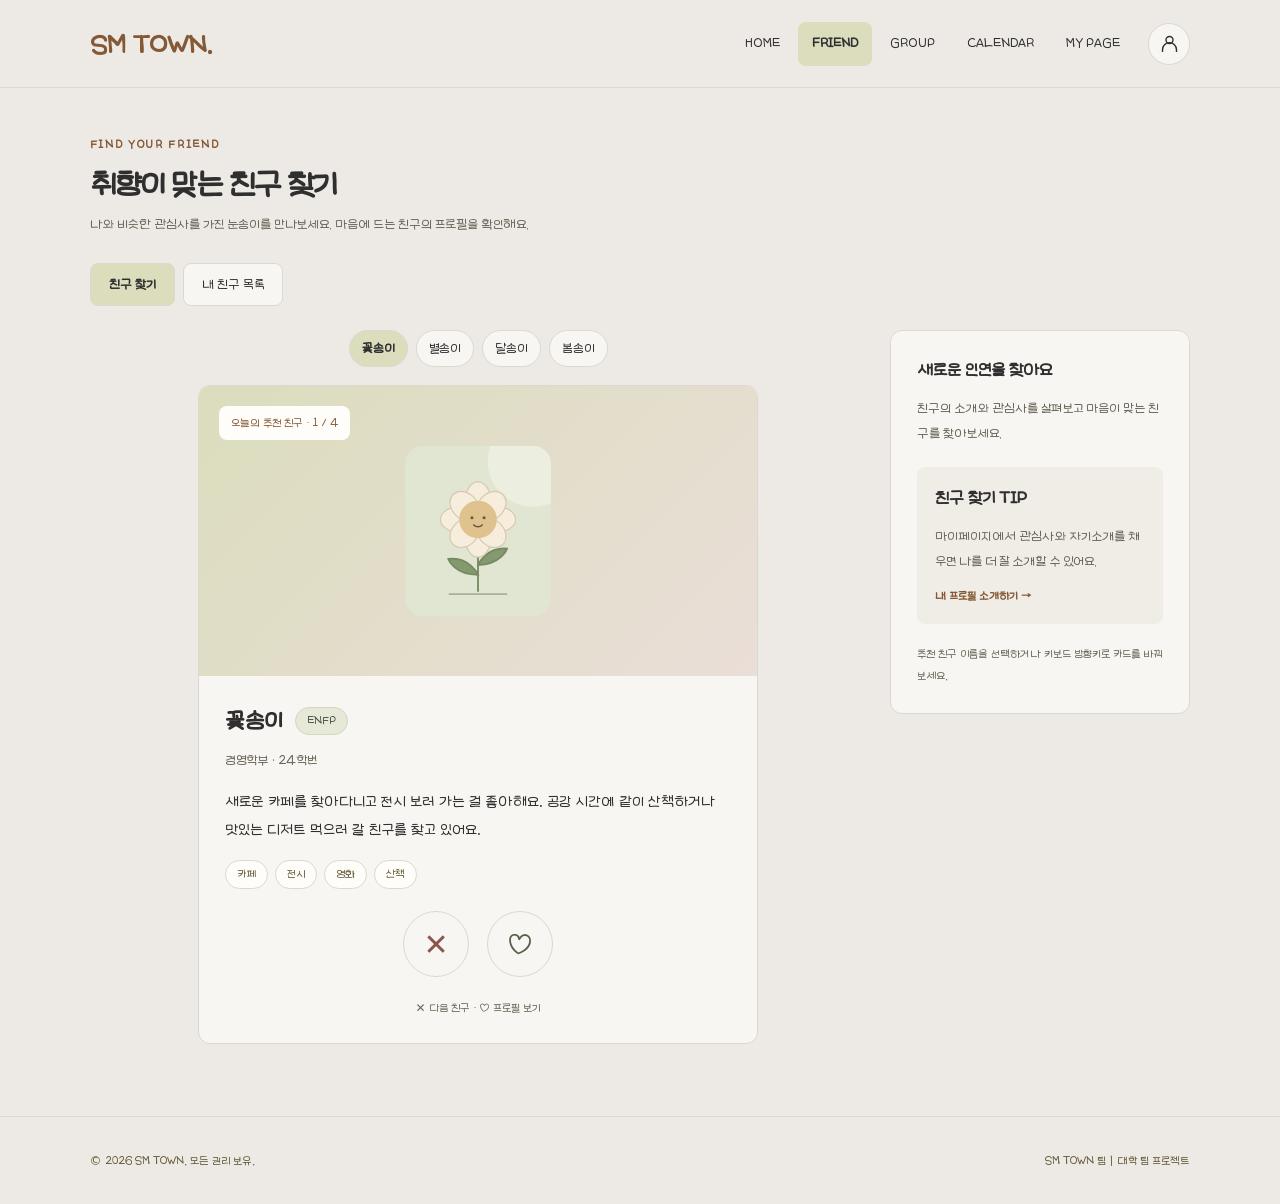
<file: friend.html>
<!doctype html>
<!-- ------- 효원 작업 부분 ------- -->
<html lang="ko">
  <head>
    <meta charset="utf-8" />
    <meta name="viewport" content="width=device-width, initial-scale=1.0" />
    <meta name="author" content="16팀 SM TOWN · 이해인, 장예은, 조효원" />
    <meta
      name="description"
      content="친구 찾기 · 눈송이들의 취향이 만나는 곳, SM TOWN"
    />
    <title>친구 찾기 | SM TOWN</title>
    <link rel="stylesheet" href="css/common.css" />
    <link rel="stylesheet" href="css/friend.css" />
  </head>
  <body>
    <a class="skip-link" href="#main-content">본문으로 바로 가기</a>
    <div class="page page--content">
      <header class="site-header site-header--compact">
        <a href="index.html" class="logo">SM TOWN.</a>
        <nav class="gnb gnb--compact" aria-label="주요 메뉴">
          <a href="index.html" class="gnb__link">HOME</a>
          <a href="friend.html" class="gnb__link is-active" aria-current="page"
            >FRIEND</a
          >
          <a href="group.html" class="gnb__link">GROUP</a>
          <a href="calendar.html" class="gnb__link">CALENDAR</a>
          <a href="mypage.html" class="gnb__link">MY PAGE</a>
          <a href="login.html" class="profile-btn" aria-label="로그인">
            <svg class="icon" viewBox="0 0 24 24" aria-hidden="true">
              <circle cx="12" cy="8" r="4" />
              <path d="M4 21v-2a8 8 0 0 1 16 0v2" />
            </svg>
          </a>
        </nav>
      </header>
      <main id="main-content" class="page-main page-main--padded">
        <header class="page-intro">
          <div>
            <p class="eyebrow">FIND YOUR FRIEND</p>
            <h1>취향이 맞는 친구 찾기</h1>
            <p class="page-description">
              나와 비슷한 관심사를 가진 눈송이를 만나보세요. 마음에 드는 친구의
              프로필을 확인해요.
            </p>
          </div>
        </header>
        <nav class="tabs" aria-label="친구 화면">
          <a class="tab active" href="friend.html" aria-current="page"
            >친구 찾기</a
          ><a class="tab" href="friends.html">내 친구 목록</a>
        </nav>
        <div class="discovery">
          <fieldset class="recommendations">
            <legend class="sr-only">
              추천 친구 선택. 방향키로 친구를 바꿀 수 있어요.
            </legend>
            <div class="recommend-tabs">
              <input
                class="sr-only"
                type="radio"
                name="recommendation"
                id="recommend-1"
                aria-labelledby="recommend-label-1"
                checked
              /><label id="recommend-label-1" for="recommend-1">꽃송이</label
              ><input
                class="sr-only"
                type="radio"
                name="recommendation"
                id="recommend-2"
                aria-labelledby="recommend-label-2"
              /><label id="recommend-label-2" for="recommend-2">별송이</label
              ><input
                class="sr-only"
                type="radio"
                name="recommendation"
                id="recommend-3"
                aria-labelledby="recommend-label-3"
              /><label id="recommend-label-3" for="recommend-3">달송이</label
              ><input
                class="sr-only"
                type="radio"
                name="recommendation"
                id="recommend-4"
                aria-labelledby="recommend-label-4"
              /><label id="recommend-label-4" for="recommend-4">봄송이</label>
            </div>
            <div class="recommend-cards">
              <article
                class="panel match-card recommendation-card"
                data-card="1"
                aria-labelledby="recommend-name-1"
              >
                <div class="profile-visual">
                  <span class="floating-label">오늘의 추천 친구 · 1 / 4</span
                  ><img
                    class="avatar-large avatar--flower"
                    src="images/profile/snow-avatar.svg"
                    alt="꽃송이의 눈송이 프로필 일러스트"
                    width="120"
                    height="140"
                  />
                </div>
                <div class="card-body">
                  <div class="name-row">
                    <h2 id="recommend-name-1">꽃송이</h2>
                    <span class="tag tag--olive">ENFP</span>
                  </div>
                  <p class="meta">경영학부 · 24학번</p>
                  <p class="intro">
                    새로운 카페를 찾아다니고 전시 보러 가는 걸 좋아해요. 공강
                    시간에 같이 산책하거나 맛있는 디저트 먹으러 갈 친구를 찾고
                    있어요.
                  </p>
                  <div class="tags">
                    <span class="tag">카페</span><span class="tag">전시</span
                    ><span class="tag">영화</span><span class="tag">산책</span>
                  </div>
                  <div class="action-row">
                    <label class="circle-btn no" for="recommend-2"
                      ><span aria-hidden="true">✕</span
                      ><span class="sr-only">다음 추천 친구 보기</span></label
                    ><a
                      class="circle-btn yes"
                      href="friend-profile.html#flower"
                      aria-label="꽃송이 프로필 보기"
                      >♡</a
                    >
                  </div>
                  <p class="action-caption">✕ 다음 친구 · ♡ 프로필 보기</p>
                </div>
              </article>
              <article
                class="panel match-card recommendation-card"
                data-card="2"
                aria-labelledby="recommend-name-2"
              >
                <div class="profile-visual">
                  <span class="floating-label">오늘의 추천 친구 · 2 / 4</span
                  ><img
                    class="avatar-large avatar--star"
                    src="images/profile/snow-avatar.svg"
                    alt="별송이의 눈송이 프로필 일러스트"
                    width="120"
                    height="140"
                  />
                </div>
                <div class="card-body">
                  <div class="name-row">
                    <h2 id="recommend-name-2">별송이</h2>
                    <span class="tag tag--olive">ISFP</span>
                  </div>
                  <p class="meta">미디어학부 · 23학번</p>
                  <p class="intro">
                    좋아하는 영화의 장면과 음악 이야기를 나누고 싶어요. 수업이
                    끝난 오후에 함께 책을 읽거나 조용한 카페를 찾아가요.
                  </p>
                  <div class="tags">
                    <span class="tag">영화</span><span class="tag">음악</span
                    ><span class="tag">독서</span>
                  </div>
                  <div class="action-row">
                    <label class="circle-btn no" for="recommend-3"
                      ><span aria-hidden="true">✕</span
                      ><span class="sr-only">다음 추천 친구 보기</span></label
                    ><a
                      class="circle-btn yes"
                      href="friend-profile.html#star"
                      aria-label="별송이 프로필 보기"
                      >♡</a
                    >
                  </div>
                  <p class="action-caption">✕ 다음 친구 · ♡ 프로필 보기</p>
                </div>
              </article>
              <article
                class="panel match-card recommendation-card"
                data-card="3"
                aria-labelledby="recommend-name-3"
              >
                <div class="profile-visual">
                  <span class="floating-label">오늘의 추천 친구 · 3 / 4</span
                  ><img
                    class="avatar-large avatar--moon"
                    src="images/profile/snow-avatar.svg"
                    alt="달송이의 눈송이 프로필 일러스트"
                    width="120"
                    height="140"
                  />
                </div>
                <div class="card-body">
                  <div class="name-row">
                    <h2 id="recommend-name-3">달송이</h2>
                    <span class="tag tag--olive">INFJ</span>
                  </div>
                  <p class="meta">시각영상디자인과 · 24학번</p>
                  <p class="intro">
                    걷다가 발견한 작은 풍경을 사진으로 남기는 걸 좋아해요. 서로
                    다른 시선으로 동네를 구경하고 전시 감상도 나눠요.
                  </p>
                  <div class="tags">
                    <span class="tag">사진</span><span class="tag">산책</span
                    ><span class="tag">전시</span>
                  </div>
                  <div class="action-row">
                    <label class="circle-btn no" for="recommend-4"
                      ><span aria-hidden="true">✕</span
                      ><span class="sr-only">다음 추천 친구 보기</span></label
                    ><a
                      class="circle-btn yes"
                      href="friend-profile.html#moon"
                      aria-label="달송이 프로필 보기"
                      >♡</a
                    >
                  </div>
                  <p class="action-caption">✕ 다음 친구 · ♡ 프로필 보기</p>
                </div>
              </article>
              <article
                class="panel match-card recommendation-card"
                data-card="4"
                aria-labelledby="recommend-name-4"
              >
                <div class="profile-visual">
                  <span class="floating-label">오늘의 추천 친구 · 4 / 4</span
                  ><img
                    class="avatar-large avatar--spring"
                    src="images/profile/snow-avatar.svg"
                    alt="봄송이의 눈송이 프로필 일러스트"
                    width="120"
                    height="140"
                  />
                </div>
                <div class="card-body">
                  <div class="name-row">
                    <h2 id="recommend-name-4">봄송이</h2>
                    <span class="tag tag--olive">ESFJ</span>
                  </div>
                  <p class="meta">소프트웨어학부 · 25학번</p>
                  <p class="intro">
                    새로운 친구들과 보드게임하고 맛있는 간식을 나누는 시간을
                    좋아해요. 도서관에서 같이 공부하고 쉬는 시간에는 가볍게
                    산책해요.
                  </p>
                  <div class="tags">
                    <span class="tag">독서</span
                    ><span class="tag">보드게임</span
                    ><span class="tag">카페</span>
                  </div>
                  <div class="action-row">
                    <label class="circle-btn no" for="recommend-1"
                      ><span aria-hidden="true">✕</span
                      ><span class="sr-only">다음 추천 친구 보기</span></label
                    ><a
                      class="circle-btn yes"
                      href="friend-profile.html#spring"
                      aria-label="봄송이 프로필 보기"
                      >♡</a
                    >
                  </div>
                  <p class="action-caption">✕ 다음 친구 · ♡ 프로필 보기</p>
                </div>
              </article>
            </div>
          </fieldset>
          <aside class="panel side-panel">
            <h2>새로운 인연을 찾아요</h2>
            <p>
              친구의 소개와 관심사를 살펴보고 마음이 맞는 친구를 찾아보세요.
            </p>
            <div class="hint">
              <h3>친구 찾기 TIP</h3>
              <p>
                마이페이지에서 관심사와 자기소개를 채우면 나를 더 잘 소개할 수
                있어요.
              </p>
              <a class="text-link" href="profile-edit.html"
                >내 프로필 소개하기 →</a
              >
            </div>
            <p class="keyboard-hint">
              추천 친구 이름을 선택하거나 키보드 방향키로 카드를 바꿔 보세요.
            </p>
          </aside>
        </div>
      </main>
      <footer class="site-footer site-footer--compact">
        <p>© 2026 SM TOWN. 모든 권리 보유.</p>
        <p>SM TOWN 팀 | 대학 팀 프로젝트</p>
      </footer>
    </div>
  </body>
</html>
<!-- --------------------- -->
</file>
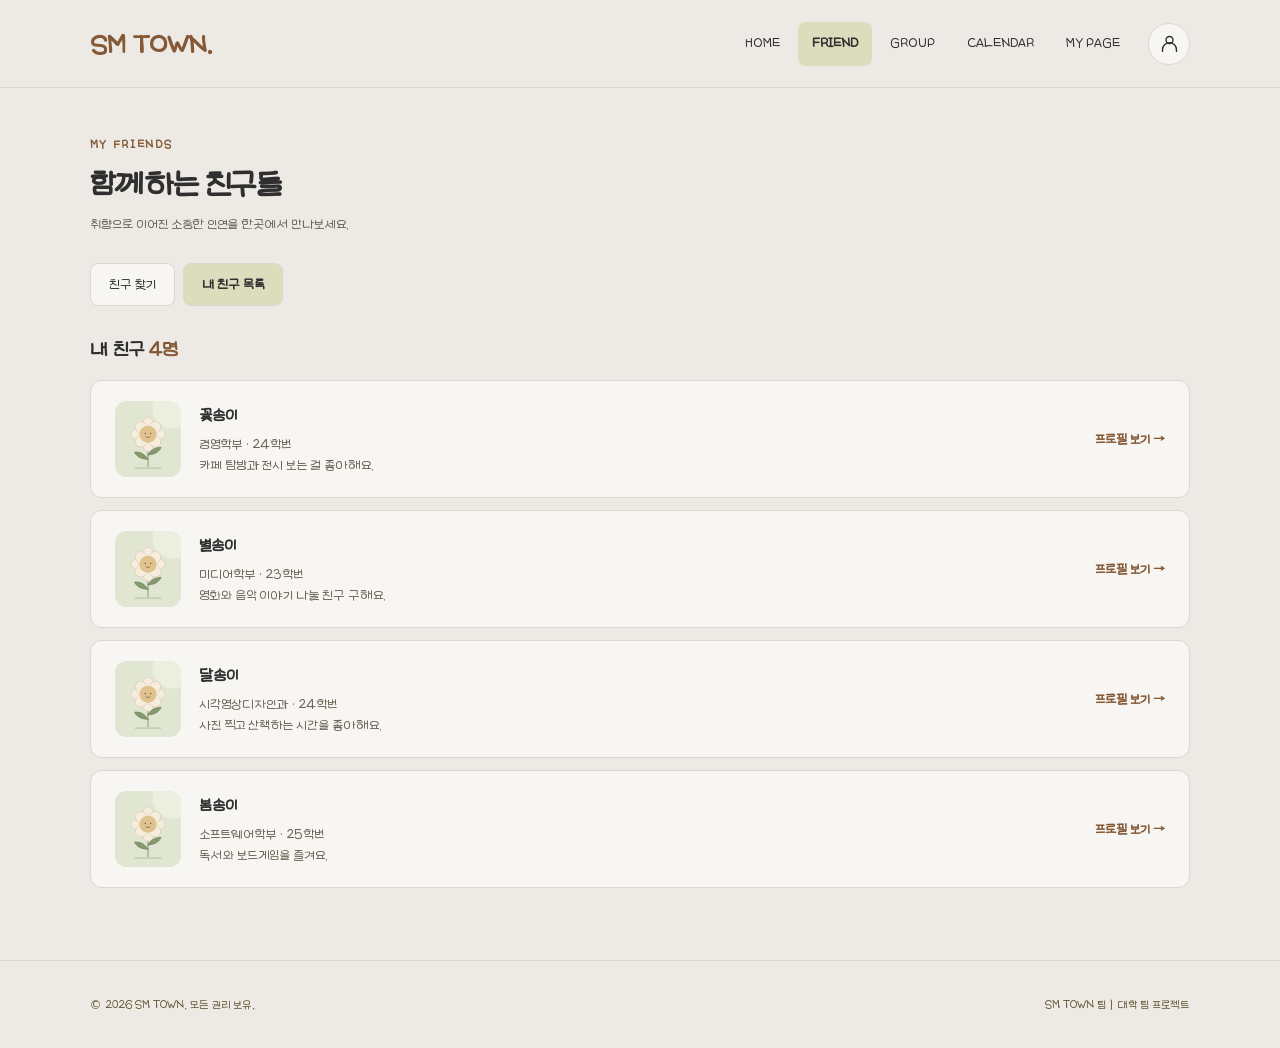
<file: friends.html>
<!doctype html>
<!-- ------- 효원 작업 부분 ------- -->
<html lang="ko">
  <head>
    <meta charset="utf-8" />
    <meta name="viewport" content="width=device-width, initial-scale=1.0" />
    <meta name="author" content="16팀 SM TOWN · 이해인, 장예은, 조효원" />
    <meta
      name="description"
      content="친구 목록 · 눈송이들의 취향이 만나는 곳, SM TOWN"
    />
    <title>친구 목록 | SM TOWN</title>
    <link rel="stylesheet" href="css/common.css" />
    <link rel="stylesheet" href="css/friend.css" />
  </head>
  <body>
    <a class="skip-link" href="#main-content">본문으로 바로 가기</a>
    <div class="page page--content">
      <header class="site-header site-header--compact">
        <a href="index.html" class="logo">SM TOWN.</a>
        <nav class="gnb gnb--compact" aria-label="주요 메뉴">
          <a href="index.html" class="gnb__link">HOME</a>
          <a href="friend.html" class="gnb__link is-active" aria-current="page"
            >FRIEND</a
          >
          <a href="group.html" class="gnb__link">GROUP</a>
          <a href="calendar.html" class="gnb__link">CALENDAR</a>
          <a href="mypage.html" class="gnb__link">MY PAGE</a>
          <a href="login.html" class="profile-btn" aria-label="로그인">
            <svg class="icon" viewBox="0 0 24 24" aria-hidden="true">
              <circle cx="12" cy="8" r="4" />
              <path d="M4 21v-2a8 8 0 0 1 16 0v2" />
            </svg>
          </a>
        </nav>
      </header>
      <main id="main-content" class="page-main page-main--padded">
        <header class="page-intro">
          <div>
            <p class="eyebrow">MY FRIENDS</p>
            <h1>함께하는 친구들</h1>
            <p class="page-description">
              취향으로 이어진 소중한 인연을 한곳에서 만나보세요.
            </p>
          </div>
        </header>
        <nav class="tabs" aria-label="친구 화면">
          <a class="tab" href="friend.html">친구 찾기</a
          ><a class="tab active" href="friends.html" aria-current="page"
            >내 친구 목록</a
          >
        </nav>
        <h2 class="section-title">
          내 친구 <span class="friend-count">4명</span>
        </h2>
        <div class="friend-list">
          <a class="panel friend-item" href="friend-profile.html#flower"
            ><img
              class="avatar avatar--flower"
              src="images/profile/snow-avatar.svg"
              alt="꽃송이의 눈송이 프로필 일러스트"
              width="120"
              height="140"
            />
            <div class="friend-copy">
              <h3>꽃송이</h3>
              <p>경영학부 · 24학번</p>
              <p>카페 탐방과 전시 보는 걸 좋아해요.</p>
            </div>
            <span class="view-link">프로필 보기 →</span></a
          ><a class="panel friend-item" href="friend-profile.html#star"
            ><img
              class="avatar avatar--star"
              src="images/profile/snow-avatar.svg"
              alt="별송이의 눈송이 프로필 일러스트"
              width="120"
              height="140"
            />
            <div class="friend-copy">
              <h3>별송이</h3>
              <p>미디어학부 · 23학번</p>
              <p>영화와 음악 이야기 나눌 친구 구해요.</p>
            </div>
            <span class="view-link">프로필 보기 →</span></a
          ><a class="panel friend-item" href="friend-profile.html#moon"
            ><img
              class="avatar avatar--moon"
              src="images/profile/snow-avatar.svg"
              alt="달송이의 눈송이 프로필 일러스트"
              width="120"
              height="140"
            />
            <div class="friend-copy">
              <h3>달송이</h3>
              <p>시각영상디자인과 · 24학번</p>
              <p>사진 찍고 산책하는 시간을 좋아해요.</p>
            </div>
            <span class="view-link">프로필 보기 →</span></a
          ><a class="panel friend-item" href="friend-profile.html#spring"
            ><img
              class="avatar avatar--spring"
              src="images/profile/snow-avatar.svg"
              alt="봄송이의 눈송이 프로필 일러스트"
              width="120"
              height="140"
            />
            <div class="friend-copy">
              <h3>봄송이</h3>
              <p>소프트웨어학부 · 25학번</p>
              <p>독서와 보드게임을 즐겨요.</p>
            </div>
            <span class="view-link">프로필 보기 →</span></a
          >
        </div>
      </main>
      <footer class="site-footer site-footer--compact">
        <p>© 2026 SM TOWN. 모든 권리 보유.</p>
        <p>SM TOWN 팀 | 대학 팀 프로젝트</p>
      </footer>
    </div>
  </body>
</html>
<!-- --------------------- -->
</file>
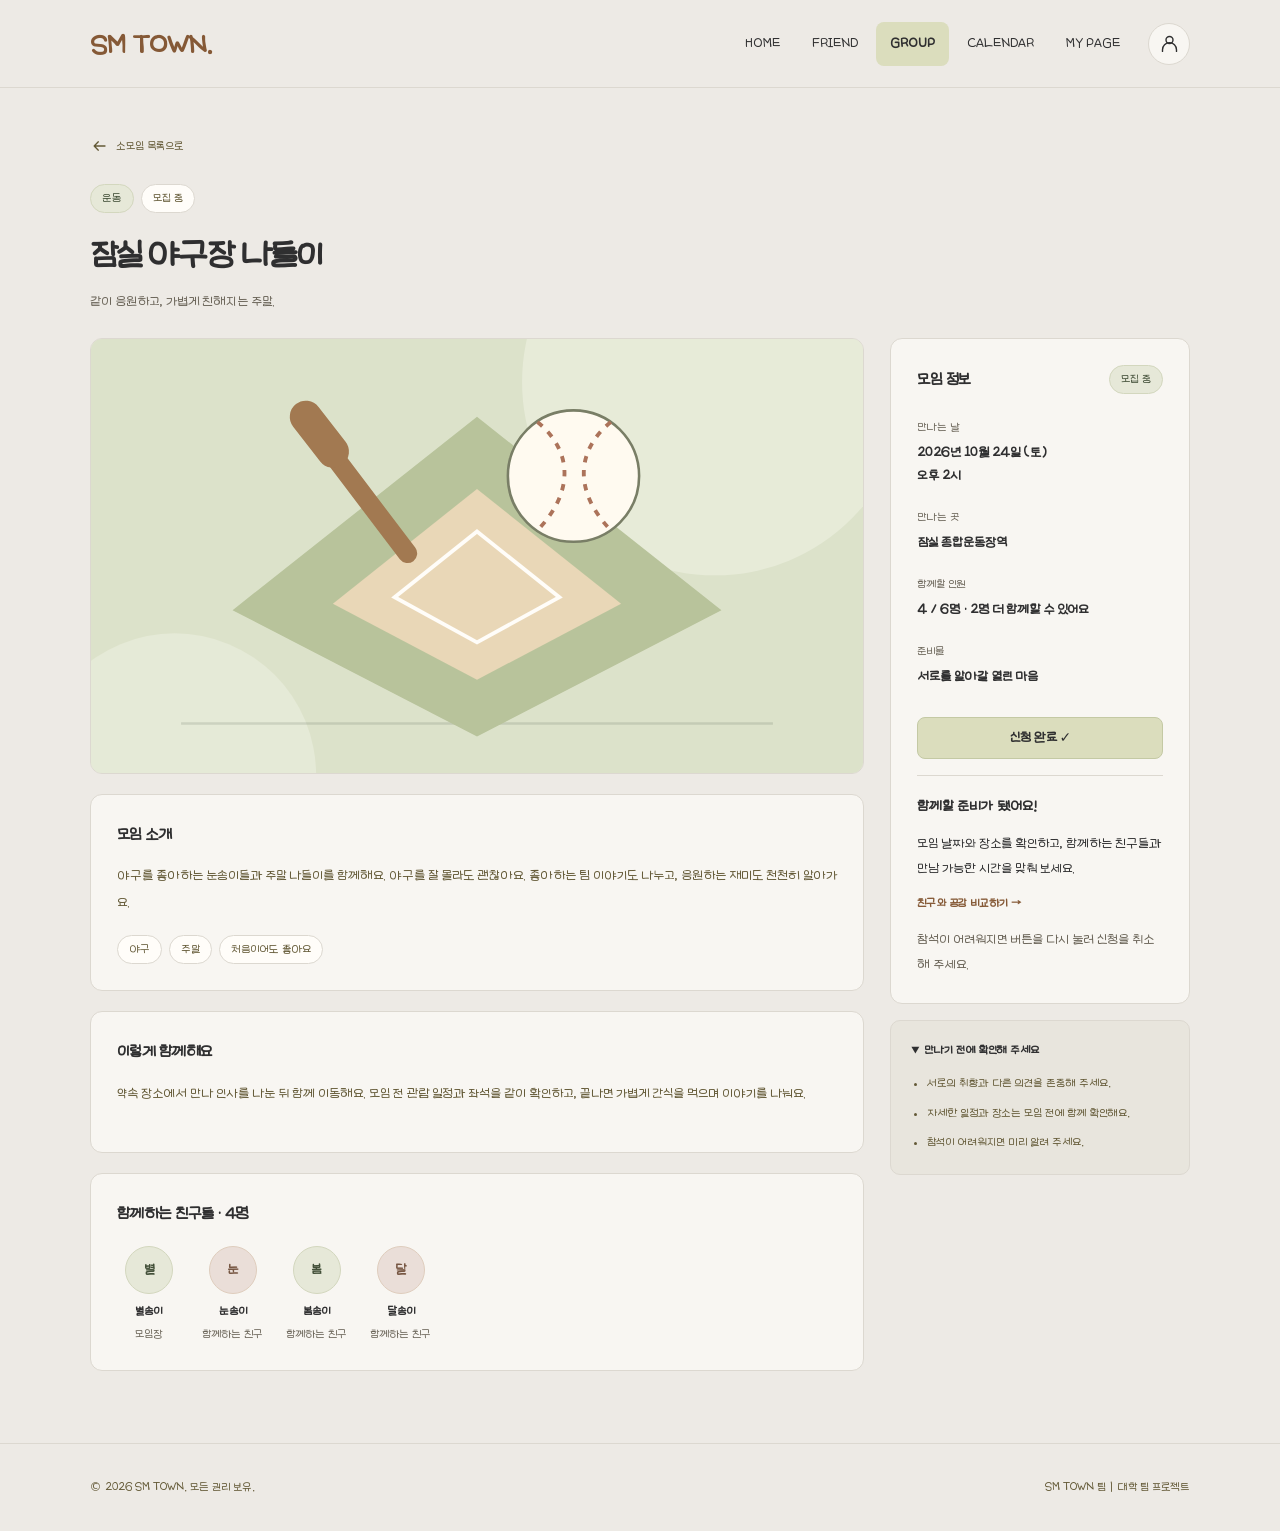
<file: group-detail.html>
<!doctype html>
<!-- ------- 예은 작업 부분 ------- -->
<html lang="ko">
  <head>
    <meta charset="utf-8" />
    <meta name="author" content="16팀 SM TOWN · 이해인, 장예은, 조효원" />
    <meta name="viewport" content="width=device-width, initial-scale=1.0" />
    <meta
      name="description"
      content="소모임 상세 · 눈송이들의 취향이 만나는 곳, SM TOWN"
    />
    <title>소모임 상세 | SM TOWN</title>
    <link rel="stylesheet" href="css/common.css" />
    <link rel="stylesheet" href="css/group.css" />
  </head>
  <body>
    <a class="skip-link detail-skip detail-skip--baseball" href="#baseball"
      >본문으로 바로 가기</a
    >
    <a class="skip-link detail-skip detail-skip--reading" href="#reading"
      >본문으로 바로 가기</a
    >
    <a class="skip-link detail-skip detail-skip--cafe" href="#cafe"
      >본문으로 바로 가기</a
    >
    <a class="skip-link detail-skip detail-skip--exhibition" href="#exhibition"
      >본문으로 바로 가기</a
    >
    <a class="skip-link detail-skip detail-skip--photo" href="#photo"
      >본문으로 바로 가기</a
    >
    <a class="skip-link detail-skip detail-skip--walk" href="#walk"
      >본문으로 바로 가기</a
    >
    <div class="page page--content">
      <header class="site-header site-header--compact">
        <a href="index.html" class="logo">SM TOWN.</a>
        <nav class="gnb gnb--compact" aria-label="주요 메뉴">
          <a href="index.html" class="gnb__link">HOME</a>
          <a href="friend.html" class="gnb__link">FRIEND</a>
          <a href="group.html" class="gnb__link is-active" aria-current="page"
            >GROUP</a
          >
          <a href="calendar.html" class="gnb__link">CALENDAR</a>
          <a href="mypage.html" class="gnb__link">MY PAGE</a>
          <a href="login.html" class="profile-btn" aria-label="로그인">
            <svg class="icon" viewBox="0 0 24 24" aria-hidden="true">
              <circle cx="12" cy="8" r="4" />
              <path d="M4 21v-2a8 8 0 0 1 16 0v2" />
            </svg>
          </a>
        </nav>
      </header>

      <main
        id="main-content"
        class="page-main page-main--padded group-detail-page"
      >
        <a class="back-link" href="group.html"
          ><svg class="icon" viewBox="0 0 24 24" aria-hidden="true">
            <path d="M18 12H5m5-5-5 5 5 5" />
          </svg>
          소모임 목록으로</a
        >
        <!-- 각 모임은 독립된 상세 화면입니다. CSS :target으로 선택한 article 하나만 표시하므로 화면에는 h1이 하나만 보입니다. -->
        <!-- 잠실 야구장 나들이: 목록 카드의 #baseball 주소와 연결됩니다. -->
        <article
          class="group-view group-view--default"
          id="baseball"
          aria-labelledby="baseball-title"
          tabindex="-1"
        >
          <header class="detail-heading">
            <div class="tags">
              <span class="tag tag--olive">운동</span
              ><span class="tag">모집 중</span>
            </div>
            <h1 id="baseball-title">잠실 야구장 나들이</h1>
            <p>같이 응원하고, 가볍게 친해지는 주말.</p>
          </header>

          <div class="detail-layout">
            <div class="detail-content">
              <img
                class="detail-cover"
                src="images/group/baseball.svg"
                alt="운동 모임을 표현한 일러스트"
                width="600"
                height="360"
              />
              <section class="panel" aria-labelledby="baseball-about">
                <h2 class="panel-title" id="baseball-about">모임 소개</h2>
                <p class="detail-introduction">
                  야구를 좋아하는 눈송이들과 주말 나들이를 함께해요. 야구를 잘
                  몰라도 괜찮아요. 좋아하는 팀 이야기도 나누고, 응원하는 재미도
                  천천히 알아가요.
                </p>
                <div class="tags">
                  <span class="tag">야구</span><span class="tag">주말</span
                  ><span class="tag">처음이어도 좋아요</span>
                </div>
              </section>
              <section class="panel" aria-labelledby="baseball-plan">
                <h2 class="panel-title" id="baseball-plan">이렇게 함께해요</h2>
                <p class="detail-introduction">
                  약속 장소에서 만나 인사를 나눈 뒤 함께 이동해요. 모임 전 관람
                  일정과 좌석을 같이 확인하고, 끝나면 가볍게 간식을 먹으며
                  이야기를 나눠요.
                </p>
              </section>
              <section class="panel" aria-labelledby="baseball-members">
                <h2 class="panel-title" id="baseball-members">
                  함께하는 친구들 · <span class="when-not-joined">3명</span
                  ><span class="when-joined">4명</span>
                </h2>
                <ul class="member-list">
                  <li class="member">
                    <span class="member__avatar" aria-hidden="true">별</span
                    ><strong>별송이</strong><small>모임장</small>
                  </li>
                  <li class="member when-joined">
                    <span class="member__avatar" aria-hidden="true">눈</span
                    ><strong>눈송이</strong><small>함께하는 친구</small>
                  </li>
                  <li class="member">
                    <span class="member__avatar" aria-hidden="true">봄</span
                    ><strong>봄송이</strong><small>함께하는 친구</small>
                  </li>
                  <li class="member">
                    <span class="member__avatar" aria-hidden="true">달</span
                    ><strong>달송이</strong><small>함께하는 친구</small>
                  </li>
                </ul>
              </section>
            </div>

            <aside class="detail-sidebar" aria-label="모임 일정과 참여 안내">
              <section class="panel">
                <div class="panel-heading">
                  <h2>모임 정보</h2>
                  <span class="tag tag--olive">모집 중</span>
                </div>
                <dl class="meeting-facts">
                  <div>
                    <dt>만나는 날</dt>
                    <dd>2026년 10월 24일 (토)<br />오후 2시</dd>
                  </div>
                  <div>
                    <dt>만나는 곳</dt>
                    <dd>잠실 종합운동장역</dd>
                  </div>
                  <div>
                    <dt>함께할 인원</dt>
                    <dd>
                      <span class="when-not-joined">3 / 6명 · 3명 더 함께할 수 있어요</span
                      ><span class="when-joined">4 / 6명 · 2명 더 함께할 수 있어요</span>
                    </dd>
                  </div>
                  <div>
                    <dt>준비물</dt>
                    <dd>서로를 알아갈 열린 마음</dd>
                  </div>
                </dl>
                <div class="join">
                  <input
                    class="join__toggle sr-only"
                    type="checkbox"
                    id="join-baseball" checked
                  />
                  <label class="btn btn--sm btn--primary join__btn" for="join-baseball"
                    ><span class="when-not-joined">참여 신청하기</span
                    ><span class="when-joined">신청 완료 ✓</span></label
                  >
                  <div class="join__body when-joined">
                    <h3>함께할 준비가 됐어요!</h3>
                    <p>
                      모임 날짜와 장소를 확인하고, 함께하는 친구들과 만남 가능한
                      시간을 맞춰 보세요.
                    </p>
                    <a class="text-link" href="timetable.html"
                      >친구와 공강 비교하기 →</a
                    >
                    <p class="muted">
                      참석이 어려워지면 버튼을 다시 눌러 신청을 취소해 주세요.
                    </p>
                  </div>
                </div>
              </section>
              <details class="meeting-guide" open>
                <summary>만나기 전에 확인해 주세요</summary>
                <ul>
                  <li>서로의 취향과 다른 의견을 존중해 주세요.</li>
                  <li>자세한 일정과 장소는 모임 전에 함께 확인해요.</li>
                  <li>참석이 어려워지면 미리 알려 주세요.</li>
                </ul>
              </details>
            </aside>
          </div>
        </article>
        <!-- 토요일의 작은 독서 모임: 목록 카드의 #reading 주소와 연결됩니다. -->
        <article
          class="group-view"
          id="reading"
          aria-labelledby="reading-title"
          tabindex="-1"
        >
          <header class="detail-heading">
            <div class="tags">
              <span class="tag tag--olive">독서</span
              ><span class="tag">모집 중</span>
            </div>
            <h1 id="reading-title">토요일의 작은 독서 모임</h1>
            <p>책 한 권, 좋아하는 문장 하나면 충분해요.</p>
          </header>

          <div class="detail-layout">
            <div class="detail-content">
              <img
                class="detail-cover"
                src="images/group/books.svg"
                alt="독서 모임을 표현한 일러스트"
                width="600"
                height="360"
              />
              <section class="panel" aria-labelledby="reading-about">
                <h2 class="panel-title" id="reading-about">모임 소개</h2>
                <p class="detail-introduction">
                  요즘 읽는 책을 들고 모여요. 같은 책을 읽지 않아도 괜찮아요.
                  각자 잠깐 책을 읽고, 마음에 남은 문장과 생각을 편하게 나눠요.
                </p>
                <div class="tags">
                  <span class="tag">책</span><span class="tag">이야기</span
                  ><span class="tag">조용한 주말</span>
                </div>
              </section>
              <section class="panel" aria-labelledby="reading-plan">
                <h2 class="panel-title" id="reading-plan">이렇게 함께해요</h2>
                <p class="detail-introduction">
                  가벼운 자기소개 후 30분 동안 각자의 책을 읽어요. 돌아가며
                  좋아하는 문장을 소개하고, 다음에 읽고 싶은 책을 추천해요.
                </p>
              </section>
              <section class="panel" aria-labelledby="reading-members">
                <h2 class="panel-title" id="reading-members">
                  함께하는 친구들 · <span class="when-not-joined">2명</span
                  ><span class="when-joined">3명</span>
                </h2>
                <ul class="member-list">
                  <li class="member">
                    <span class="member__avatar" aria-hidden="true">별</span
                    ><strong>별송이</strong><small>모임장</small>
                  </li>
                  <li class="member when-joined">
                    <span class="member__avatar" aria-hidden="true">눈</span
                    ><strong>눈송이</strong><small>함께하는 친구</small>
                  </li>
                  <li class="member">
                    <span class="member__avatar" aria-hidden="true">봄</span
                    ><strong>봄송이</strong><small>함께하는 친구</small>
                  </li>
                </ul>
              </section>
            </div>

            <aside class="detail-sidebar" aria-label="모임 일정과 참여 안내">
              <section class="panel">
                <div class="panel-heading">
                  <h2>모임 정보</h2>
                  <span class="tag tag--olive">모집 중</span>
                </div>
                <dl class="meeting-facts">
                  <div>
                    <dt>만나는 날</dt>
                    <dd>2026년 10월 24일 (토)<br />오후 3시</dd>
                  </div>
                  <div>
                    <dt>만나는 곳</dt>
                    <dd>숙대입구역 근처 북카페</dd>
                  </div>
                  <div>
                    <dt>함께할 인원</dt>
                    <dd>
                      <span class="when-not-joined">2 / 5명 · 3명 더 함께할 수 있어요</span
                      ><span class="when-joined">3 / 5명 · 2명 더 함께할 수 있어요</span>
                    </dd>
                  </div>
                  <div>
                    <dt>준비물</dt>
                    <dd>서로를 알아갈 열린 마음</dd>
                  </div>
                </dl>
                <div class="join">
                  <input
                    class="join__toggle sr-only"
                    type="checkbox"
                    id="join-reading" checked
                  />
                  <label class="btn btn--sm btn--primary join__btn" for="join-reading"
                    ><span class="when-not-joined">참여 신청하기</span
                    ><span class="when-joined">신청 완료 ✓</span></label
                  >
                  <div class="join__body when-joined">
                    <h3>함께할 준비가 됐어요!</h3>
                    <p>
                      모임 날짜와 장소를 확인하고, 함께하는 친구들과 만남 가능한
                      시간을 맞춰 보세요.
                    </p>
                    <a class="text-link" href="timetable.html"
                      >친구와 공강 비교하기 →</a
                    >
                    <p class="muted">
                      참석이 어려워지면 버튼을 다시 눌러 신청을 취소해 주세요.
                    </p>
                  </div>
                </div>
              </section>
              <details class="meeting-guide" open>
                <summary>만나기 전에 확인해 주세요</summary>
                <ul>
                  <li>서로의 취향과 다른 의견을 존중해 주세요.</li>
                  <li>자세한 일정과 장소는 모임 전에 함께 확인해요.</li>
                  <li>참석이 어려워지면 미리 알려 주세요.</li>
                </ul>
              </details>
            </aside>
          </div>
        </article>
        <!-- 취향을 나누는 카페 산책: 목록 카드의 #cafe 주소와 연결됩니다. -->
        <article
          class="group-view"
          id="cafe"
          aria-labelledby="cafe-title"
          tabindex="-1"
        >
          <header class="detail-heading">
            <div class="tags">
              <span class="tag tag--olive">카페</span
              ><span class="tag">모집 중</span>
            </div>
            <h1 id="cafe-title">취향을 나누는 카페 산책</h1>
            <p>커피 한 잔과 함께 시작하는 새로운 인연.</p>
          </header>

          <div class="detail-layout">
            <div class="detail-content">
              <img
                class="detail-cover"
                src="images/group/coffee.svg"
                alt="카페 모임을 표현한 일러스트"
                width="600"
                height="360"
              />
              <section class="panel" aria-labelledby="cafe-about">
                <h2 class="panel-title" id="cafe-about">모임 소개</h2>
                <p class="detail-introduction">
                  학교 근처, 한 번쯤 가 보고 싶었던 카페를 함께 찾아가요.
                  좋아하는 음료를 고르고 음악, 영화, 일상 이야기를 가볍게 나누는
                  모임이에요.
                </p>
                <div class="tags">
                  <span class="tag">카페</span><span class="tag">커피</span
                  ><span class="tag">수다</span>
                </div>
              </section>
              <section class="panel" aria-labelledby="cafe-plan">
                <h2 class="panel-title" id="cafe-plan">이렇게 함께해요</h2>
                <p class="detail-introduction">
                  카페 앞에서 만나 원하는 음료를 주문해요. 서로의 취향을
                  알아가는 시간을 갖고, 마음에 드는 카페를 다음 모임 장소로
                  추천해요.
                </p>
              </section>
              <section class="panel" aria-labelledby="cafe-members">
                <h2 class="panel-title" id="cafe-members">
                  함께하는 친구들 · <span class="when-not-joined">2명</span
                  ><span class="when-joined">3명</span>
                </h2>
                <ul class="member-list">
                  <li class="member">
                    <span class="member__avatar" aria-hidden="true">별</span
                    ><strong>별송이</strong><small>모임장</small>
                  </li>
                  <li class="member when-joined">
                    <span class="member__avatar" aria-hidden="true">눈</span
                    ><strong>눈송이</strong><small>함께하는 친구</small>
                  </li>
                  <li class="member">
                    <span class="member__avatar" aria-hidden="true">봄</span
                    ><strong>봄송이</strong><small>함께하는 친구</small>
                  </li>
                </ul>
              </section>
            </div>

            <aside class="detail-sidebar" aria-label="모임 일정과 참여 안내">
              <section class="panel">
                <div class="panel-heading">
                  <h2>모임 정보</h2>
                  <span class="tag tag--olive">모집 중</span>
                </div>
                <dl class="meeting-facts">
                  <div>
                    <dt>만나는 날</dt>
                    <dd>2026년 10월 28일 (수)<br />오후 4시</dd>
                  </div>
                  <div>
                    <dt>만나는 곳</dt>
                    <dd>카페 SNOW</dd>
                  </div>
                  <div>
                    <dt>함께할 인원</dt>
                    <dd>
                      <span class="when-not-joined">2 / 4명 · 2명 더 함께할 수 있어요</span
                      ><span class="when-joined">3 / 4명 · 1명 더 함께할 수 있어요</span>
                    </dd>
                  </div>
                  <div>
                    <dt>준비물</dt>
                    <dd>서로를 알아갈 열린 마음</dd>
                  </div>
                </dl>
                <div class="join">
                  <input
                    class="join__toggle sr-only"
                    type="checkbox"
                    id="join-cafe"
                  />
                  <label class="btn btn--sm btn--primary join__btn" for="join-cafe"
                    ><span class="when-not-joined">참여 신청하기</span
                    ><span class="when-joined">신청 완료 ✓</span></label
                  >
                  <div class="join__body when-joined">
                    <h3>함께할 준비가 됐어요!</h3>
                    <p>
                      모임 날짜와 장소를 확인하고, 함께하는 친구들과 만남 가능한
                      시간을 맞춰 보세요.
                    </p>
                    <a class="text-link" href="timetable.html"
                      >친구와 공강 비교하기 →</a
                    >
                    <p class="muted">
                      참석이 어려워지면 버튼을 다시 눌러 신청을 취소해 주세요.
                    </p>
                  </div>
                </div>
              </section>
              <details class="meeting-guide" open>
                <summary>만나기 전에 확인해 주세요</summary>
                <ul>
                  <li>서로의 취향과 다른 의견을 존중해 주세요.</li>
                  <li>자세한 일정과 장소는 모임 전에 함께 확인해요.</li>
                  <li>참석이 어려워지면 미리 알려 주세요.</li>
                </ul>
              </details>
            </aside>
          </div>
        </article>
        <!-- 가을 전시 함께 보기: 목록 카드의 #exhibition 주소와 연결됩니다. -->
        <article
          class="group-view"
          id="exhibition"
          aria-labelledby="exhibition-title"
          tabindex="-1"
        >
          <header class="detail-heading">
            <div class="tags">
              <span class="tag tag--olive">문화</span
              ><span class="tag">모집 중</span>
            </div>
            <h1 id="exhibition-title">가을 전시 함께 보기</h1>
            <p>작품 앞에서 잠시 멈추고, 생각을 나눠요.</p>
          </header>

          <div class="detail-layout">
            <div class="detail-content">
              <img
                class="detail-cover"
                src="images/group/art.svg"
                alt="문화 모임을 표현한 일러스트"
                width="600"
                height="360"
              />
              <section class="panel" aria-labelledby="exhibition-about">
                <h2 class="panel-title" id="exhibition-about">모임 소개</h2>
                <p class="detail-introduction">
                  혼자 보기 아쉬웠던 전시를 함께 둘러봐요. 미술을 잘 알지 못해도
                  좋아요. 각자의 속도로 작품을 감상하고 가장 좋았던 작품
                  이야기를 나눠요.
                </p>
                <div class="tags">
                  <span class="tag">전시</span><span class="tag">미술</span
                  ><span class="tag">주말</span>
                </div>
              </section>
              <section class="panel" aria-labelledby="exhibition-plan">
                <h2 class="panel-title" id="exhibition-plan">
                  이렇게 함께해요
                </h2>
                <p class="detail-introduction">
                  모임 전에 함께 볼 전시와 예매 여부를 확인해요. 전시 관람 후
                  가까운 휴식 공간에서 서로의 감상을 이야기해요.
                </p>
              </section>
              <section class="panel" aria-labelledby="exhibition-members">
                <h2 class="panel-title" id="exhibition-members">
                  함께하는 친구들 · <span class="when-not-joined">1명</span
                  ><span class="when-joined">2명</span>
                </h2>
                <ul class="member-list">
                  <li class="member">
                    <span class="member__avatar" aria-hidden="true">별</span
                    ><strong>별송이</strong><small>모임장</small>
                  </li>
                  <li class="member when-joined">
                    <span class="member__avatar" aria-hidden="true">눈</span
                    ><strong>눈송이</strong><small>함께하는 친구</small>
                  </li>
                </ul>
              </section>
            </div>

            <aside class="detail-sidebar" aria-label="모임 일정과 참여 안내">
              <section class="panel">
                <div class="panel-heading">
                  <h2>모임 정보</h2>
                  <span class="tag tag--olive">모집 중</span>
                </div>
                <dl class="meeting-facts">
                  <div>
                    <dt>만나는 날</dt>
                    <dd>2026년 10월 31일 (토)<br />오후 1시</dd>
                  </div>
                  <div>
                    <dt>만나는 곳</dt>
                    <dd>용산의 전시 공간</dd>
                  </div>
                  <div>
                    <dt>함께할 인원</dt>
                    <dd>
                      <span class="when-not-joined">1 / 4명 · 3명 더 함께할 수 있어요</span
                      ><span class="when-joined">2 / 4명 · 2명 더 함께할 수 있어요</span>
                    </dd>
                  </div>
                  <div>
                    <dt>준비물</dt>
                    <dd>서로를 알아갈 열린 마음</dd>
                  </div>
                </dl>
                <div class="join">
                  <input
                    class="join__toggle sr-only"
                    type="checkbox"
                    id="join-exhibition"
                  />
                  <label class="btn btn--sm btn--primary join__btn" for="join-exhibition"
                    ><span class="when-not-joined">참여 신청하기</span
                    ><span class="when-joined">신청 완료 ✓</span></label
                  >
                  <div class="join__body when-joined">
                    <h3>함께할 준비가 됐어요!</h3>
                    <p>
                      모임 날짜와 장소를 확인하고, 함께하는 친구들과 만남 가능한
                      시간을 맞춰 보세요.
                    </p>
                    <a class="text-link" href="timetable.html"
                      >친구와 공강 비교하기 →</a
                    >
                    <p class="muted">
                      참석이 어려워지면 버튼을 다시 눌러 신청을 취소해 주세요.
                    </p>
                  </div>
                </div>
              </section>
              <details class="meeting-guide" open>
                <summary>만나기 전에 확인해 주세요</summary>
                <ul>
                  <li>서로의 취향과 다른 의견을 존중해 주세요.</li>
                  <li>자세한 일정과 장소는 모임 전에 함께 확인해요.</li>
                  <li>참석이 어려워지면 미리 알려 주세요.</li>
                </ul>
              </details>
            </aside>
          </div>
        </article>
        <!-- 서로의 필름메이트: 목록 카드의 #photo 주소와 연결됩니다. -->
        <article
          class="group-view"
          id="photo"
          aria-labelledby="photo-title"
          tabindex="-1"
        >
          <header class="detail-heading">
            <div class="tags">
              <span class="tag tag--olive">문화</span
              ><span class="tag">모집 중</span>
            </div>
            <h1 id="photo-title">서로의 필름메이트</h1>
            <p>평범한 풍경도 함께 보면 특별해지니까.</p>
          </header>

          <div class="detail-layout">
            <div class="detail-content">
              <img
                class="detail-cover"
                src="images/group/camera.svg"
                alt="문화 모임을 표현한 일러스트"
                width="600"
                height="360"
              />
              <section class="panel" aria-labelledby="photo-about">
                <h2 class="panel-title" id="photo-about">모임 소개</h2>
                <p class="detail-introduction">
                  카메라나 휴대폰을 들고 동네의 작은 장면들을 찾아 걸어요.
                  사진을 잘 찍는 것보다, 서로 다른 시선으로 하루를 남기는 데
                  의미를 두는 모임이에요.
                </p>
                <div class="tags">
                  <span class="tag">사진</span><span class="tag">산책</span
                  ><span class="tag">스마트폰도 좋아요</span>
                </div>
              </section>
              <section class="panel" aria-labelledby="photo-plan">
                <h2 class="panel-title" id="photo-plan">이렇게 함께해요</h2>
                <p class="detail-introduction">
                  공원 앞에서 만나 짧은 산책 코스를 걸어요. 마음에 드는 장면을
                  담고, 마지막에 각자 고른 사진 한 장을 함께 감상해요.
                </p>
              </section>
              <section class="panel" aria-labelledby="photo-members">
                <h2 class="panel-title" id="photo-members">
                  함께하는 친구들 · <span class="when-not-joined">2명</span
                  ><span class="when-joined">3명</span>
                </h2>
                <ul class="member-list">
                  <li class="member">
                    <span class="member__avatar" aria-hidden="true">별</span
                    ><strong>별송이</strong><small>모임장</small>
                  </li>
                  <li class="member when-joined">
                    <span class="member__avatar" aria-hidden="true">눈</span
                    ><strong>눈송이</strong><small>함께하는 친구</small>
                  </li>
                  <li class="member">
                    <span class="member__avatar" aria-hidden="true">봄</span
                    ><strong>봄송이</strong><small>함께하는 친구</small>
                  </li>
                </ul>
              </section>
            </div>

            <aside class="detail-sidebar" aria-label="모임 일정과 참여 안내">
              <section class="panel">
                <div class="panel-heading">
                  <h2>모임 정보</h2>
                  <span class="tag tag--olive">모집 중</span>
                </div>
                <dl class="meeting-facts">
                  <div>
                    <dt>만나는 날</dt>
                    <dd>2026년 11월 1일 (일)<br />오후 2시</dd>
                  </div>
                  <div>
                    <dt>만나는 곳</dt>
                    <dd>효창공원 앞</dd>
                  </div>
                  <div>
                    <dt>함께할 인원</dt>
                    <dd>
                      <span class="when-not-joined">2 / 5명 · 3명 더 함께할 수 있어요</span
                      ><span class="when-joined">3 / 5명 · 2명 더 함께할 수 있어요</span>
                    </dd>
                  </div>
                  <div>
                    <dt>준비물</dt>
                    <dd>서로를 알아갈 열린 마음</dd>
                  </div>
                </dl>
                <div class="join">
                  <input
                    class="join__toggle sr-only"
                    type="checkbox"
                    id="join-photo"
                  />
                  <label class="btn btn--sm btn--primary join__btn" for="join-photo"
                    ><span class="when-not-joined">참여 신청하기</span
                    ><span class="when-joined">신청 완료 ✓</span></label
                  >
                  <div class="join__body when-joined">
                    <h3>함께할 준비가 됐어요!</h3>
                    <p>
                      모임 날짜와 장소를 확인하고, 함께하는 친구들과 만남 가능한
                      시간을 맞춰 보세요.
                    </p>
                    <a class="text-link" href="timetable.html"
                      >친구와 공강 비교하기 →</a
                    >
                    <p class="muted">
                      참석이 어려워지면 버튼을 다시 눌러 신청을 취소해 주세요.
                    </p>
                  </div>
                </div>
              </section>
              <details class="meeting-guide" open>
                <summary>만나기 전에 확인해 주세요</summary>
                <ul>
                  <li>서로의 취향과 다른 의견을 존중해 주세요.</li>
                  <li>자세한 일정과 장소는 모임 전에 함께 확인해요.</li>
                  <li>참석이 어려워지면 미리 알려 주세요.</li>
                </ul>
              </details>
            </aside>
          </div>
        </article>
        <!-- 캠퍼스 둘레길 한 바퀴: 목록 카드의 #walk 주소와 연결됩니다. -->
        <article
          class="group-view"
          id="walk"
          aria-labelledby="walk-title"
          tabindex="-1"
        >
          <header class="detail-heading">
            <div class="tags">
              <span class="tag tag--olive">산책</span
              ><span class="tag">모집 중</span>
            </div>
            <h1 id="walk-title">캠퍼스 둘레길 한 바퀴</h1>
            <p>복잡한 하루 끝에, 발걸음은 가볍게.</p>
          </header>

          <div class="detail-layout">
            <div class="detail-content">
              <img
                class="detail-cover"
                src="images/group/walk.svg"
                alt="산책 모임을 표현한 일러스트"
                width="600"
                height="360"
              />
              <section class="panel" aria-labelledby="walk-about">
                <h2 class="panel-title" id="walk-about">모임 소개</h2>
                <p class="detail-introduction">
                  수업이 끝난 뒤 가볍게 만나 캠퍼스 주변을 걸어요. 처음 만나는
                  사이여도 부담 없이 이야기할 수 있도록 천천히 걷고, 서로의
                  하루를 나눠요.
                </p>
                <div class="tags">
                  <span class="tag">산책</span><span class="tag">캠퍼스</span
                  ><span class="tag">가벼운 운동</span>
                </div>
              </section>
              <section class="panel" aria-labelledby="walk-plan">
                <h2 class="panel-title" id="walk-plan">이렇게 함께해요</h2>
                <p class="detail-introduction">
                  정문 앞에서 만나 약 40분간 주변 둘레길을 걸어요. 걷기 편한
                  신발과 물을 준비해 주세요. 비가 오면 함께 일정을 다시 정해요.
                </p>
              </section>
              <section class="panel" aria-labelledby="walk-members">
                <h2 class="panel-title" id="walk-members">
                  함께하는 친구들 · <span class="when-not-joined">1명</span
                  ><span class="when-joined">2명</span>
                </h2>
                <ul class="member-list">
                  <li class="member">
                    <span class="member__avatar" aria-hidden="true">별</span
                    ><strong>별송이</strong><small>모임장</small>
                  </li>
                  <li class="member when-joined">
                    <span class="member__avatar" aria-hidden="true">눈</span
                    ><strong>눈송이</strong><small>함께하는 친구</small>
                  </li>
                </ul>
              </section>
            </div>

            <aside class="detail-sidebar" aria-label="모임 일정과 참여 안내">
              <section class="panel">
                <div class="panel-heading">
                  <h2>모임 정보</h2>
                  <span class="tag tag--olive">모집 중</span>
                </div>
                <dl class="meeting-facts">
                  <div>
                    <dt>만나는 날</dt>
                    <dd>2026년 11월 3일 (화)<br />오후 5시</dd>
                  </div>
                  <div>
                    <dt>만나는 곳</dt>
                    <dd>학교 정문 앞</dd>
                  </div>
                  <div>
                    <dt>함께할 인원</dt>
                    <dd>
                      <span class="when-not-joined">1 / 5명 · 4명 더 함께할 수 있어요</span
                      ><span class="when-joined">2 / 5명 · 3명 더 함께할 수 있어요</span>
                    </dd>
                  </div>
                  <div>
                    <dt>준비물</dt>
                    <dd>서로를 알아갈 열린 마음</dd>
                  </div>
                </dl>
                <div class="join">
                  <input
                    class="join__toggle sr-only"
                    type="checkbox"
                    id="join-walk"
                  />
                  <label class="btn btn--sm btn--primary join__btn" for="join-walk"
                    ><span class="when-not-joined">참여 신청하기</span
                    ><span class="when-joined">신청 완료 ✓</span></label
                  >
                  <div class="join__body when-joined">
                    <h3>함께할 준비가 됐어요!</h3>
                    <p>
                      모임 날짜와 장소를 확인하고, 함께하는 친구들과 만남 가능한
                      시간을 맞춰 보세요.
                    </p>
                    <a class="text-link" href="timetable.html"
                      >친구와 공강 비교하기 →</a
                    >
                    <p class="muted">
                      참석이 어려워지면 버튼을 다시 눌러 신청을 취소해 주세요.
                    </p>
                  </div>
                </div>
              </section>
              <details class="meeting-guide" open>
                <summary>만나기 전에 확인해 주세요</summary>
                <ul>
                  <li>서로의 취향과 다른 의견을 존중해 주세요.</li>
                  <li>자세한 일정과 장소는 모임 전에 함께 확인해요.</li>
                  <li>참석이 어려워지면 미리 알려 주세요.</li>
                </ul>
              </details>
            </aside>
          </div>
        </article>
      </main>

      <footer class="site-footer site-footer--compact">
        <p>© 2026 SM TOWN. 모든 권리 보유.</p>
        <p>SM TOWN 팀 | 대학 팀 프로젝트</p>
      </footer>
    </div>
  </body>
</html>
<!-- --------------------- -->
</file>
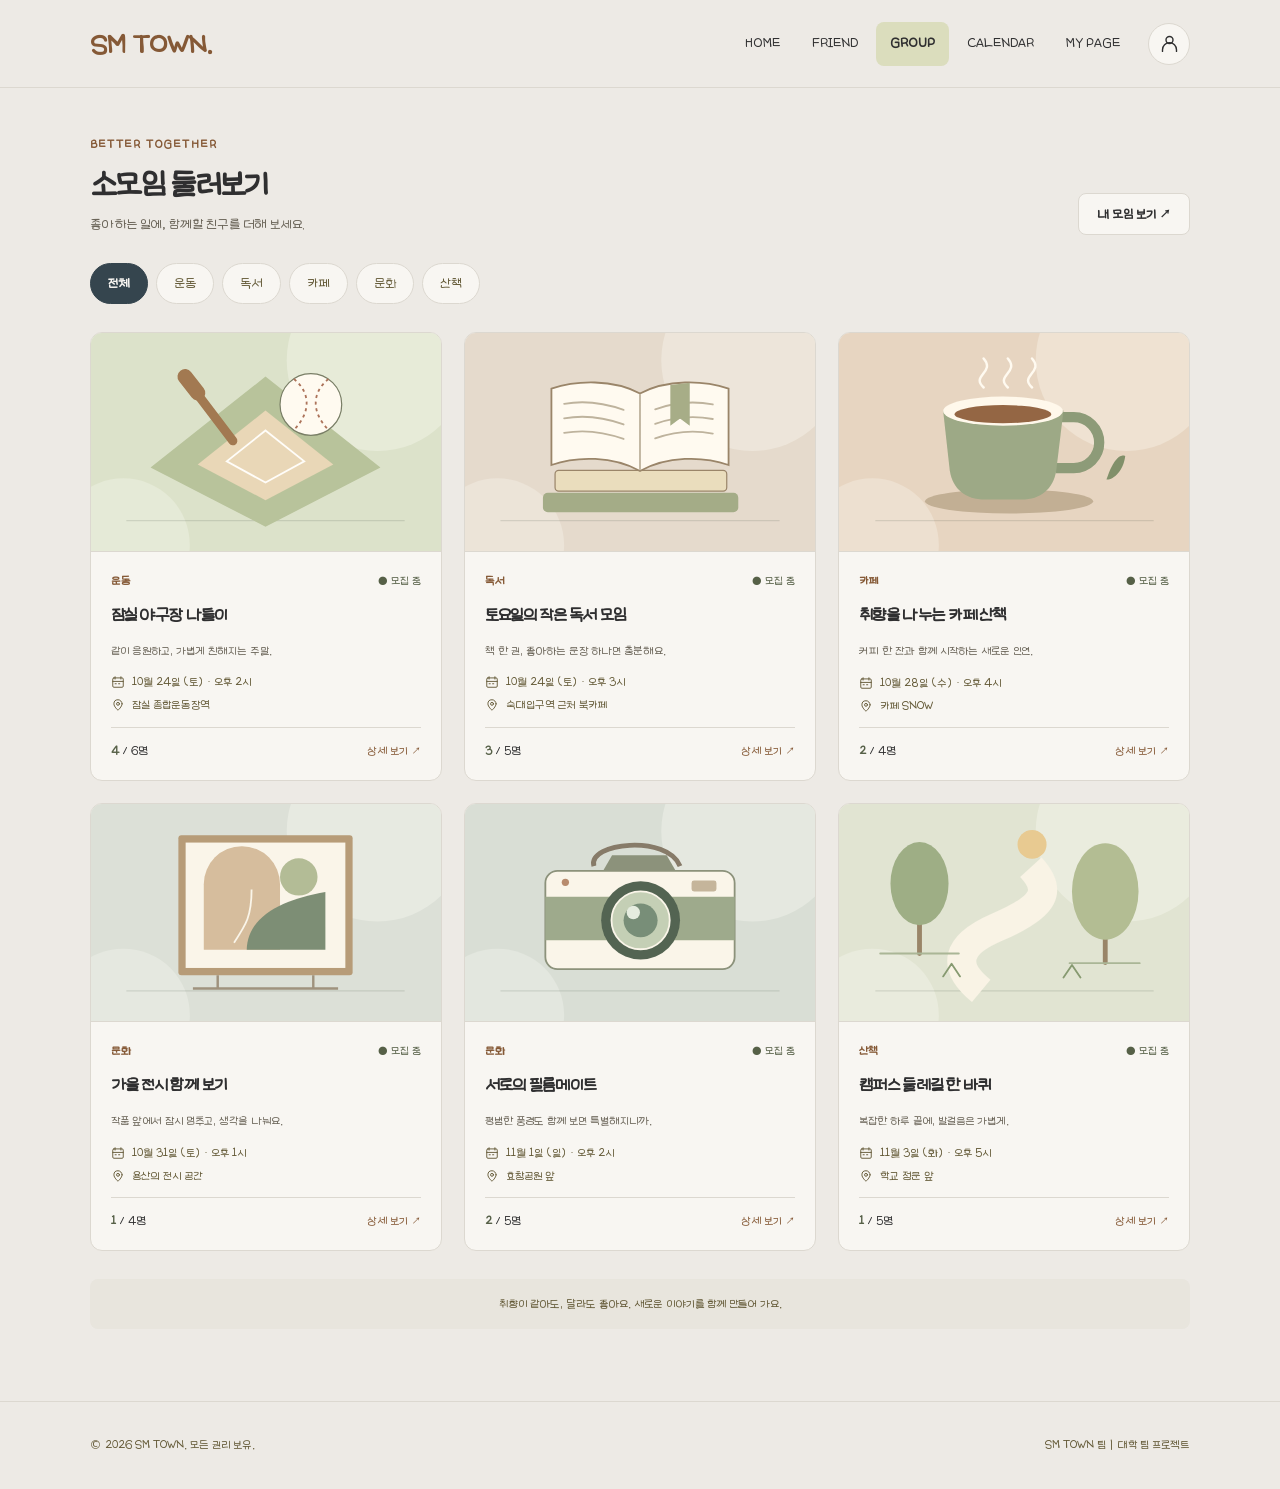
<file: group.html>
<!doctype html>
<!-- ------- 예은 작업 부분 ------- -->
<html lang="ko">
  <head>
    <meta charset="utf-8" />
    <meta name="author" content="16팀 SM TOWN · 이해인, 장예은, 조효원" />
    <meta name="viewport" content="width=device-width, initial-scale=1.0" />
    <meta
      name="description"
      content="소모임 둘러보기 · 눈송이들의 취향이 만나는 곳, SM TOWN"
    />
    <title>소모임 둘러보기 | SM TOWN</title>
    <link rel="stylesheet" href="css/common.css" />
    <link rel="stylesheet" href="css/group.css" />
  </head>
  <body>
    <a class="skip-link" href="#main-content">본문으로 바로 가기</a>
    <div class="page page--content">
      <header class="site-header site-header--compact">
        <a href="index.html" class="logo">SM TOWN.</a>
        <nav class="gnb gnb--compact" aria-label="주요 메뉴">
          <a href="index.html" class="gnb__link">HOME</a>
          <a href="friend.html" class="gnb__link">FRIEND</a>
          <a href="group.html" class="gnb__link is-active" aria-current="page">GROUP</a>
          <a href="calendar.html" class="gnb__link">CALENDAR</a>
          <a href="mypage.html" class="gnb__link">MY PAGE</a>
          <a href="login.html" class="profile-btn" aria-label="로그인">
            <svg class="icon" viewBox="0 0 24 24" aria-hidden="true">
              <circle cx="12" cy="8" r="4" />
              <path d="M4 21v-2a8 8 0 0 1 16 0v2" />
            </svg>
          </a>
        </nav>
      </header>

      <main id="main-content" class="page-main page-main--padded group-browser">
        <header class="page-intro">
          <div>
            <p class="eyebrow">BETTER TOGETHER</p>
            <h1>소모임 둘러보기</h1>
            <p class="page-description">
              좋아하는 일에, 함께할 친구를 더해 보세요.
            </p>
          </div>
          <a class="btn btn--sm" href="mypage.html#my-groups">내 모임 보기 ↗</a>
        </header>

        <fieldset class="group-filters">
          <legend class="sr-only">소모임 카테고리 선택</legend>
          <label class="group-filter"><input
              id="category-all"
              type="radio"
              name="category"
              value="all"
              checked
              aria-controls="group-grid"/>
              <span>전체</span>
            </label>
          <label class="group-filter">
            <input
              id="category-sports"
              type="radio"
              name="category"
              value="sports"
              aria-controls="group-grid"
            />
            <span>운동</span></label>
          <label class="group-filter">
            <input
              id="category-reading"
              type="radio"
              name="category"
              value="reading"
              aria-controls="group-grid"
            /><span>독서</span></label>
          <label class="group-filter">
            <input
              id="category-cafe"
              type="radio"
              name="category"
              value="cafe"
              aria-controls="group-grid"
            />
            <span>카페</span>
            </label>
          <label class="group-filter">
            <input
              id="category-culture"
              type="radio"
              name="category"
              value="culture"
              aria-controls="group-grid"
            /><span>문화</span></label
          >
          <label class="group-filter"
            ><input
              id="category-walk"
              type="radio"
              name="category"
              value="walk"
              aria-controls="group-grid"
            /><span>산책</span></label
          >
        </fieldset>

        <div class="group-grid" id="group-grid" aria-label="소모임 목록">
          <a
            class="group-card"
            data-category="sports"
            href="group-detail.html#baseball"
          >
            <img
              class="group-card__image"
              src="images/group/baseball.svg"
              alt=""
              width="600"
              height="360"
              loading="lazy"
            />
            <div class="group-card__body">
              <div class="group-card__meta">
                <span class="group-card__category">운동</span
                ><span class="group-card__status">● 모집 중</span>
              </div>
              <h2>잠실 야구장 나들이</h2>
              <p class="group-card__description">
                같이 응원하고, 가볍게 친해지는 주말.
              </p>
              <div class="group-card__info">
                <span
                  ><svg class="icon" viewBox="0 0 24 24" aria-hidden="true">
                    <rect x="3" y="5" width="18" height="16" rx="2" />
                    <path d="M7 3v4M17 3v4M3 11h18M7 15h2M13 15h2" />
                  </svg>
                    10월 24일 (토) · 오후 2시</span>
                  <span
                  ><svg class="icon" viewBox="0 0 24 24" aria-hidden="true">
                    <path d="M19 10c0 5-7 11-7 11S5 15 5 10a7 7 0 0 1 14 0Z" />
                    <circle cx="12" cy="10" r="2.5" />
                    </svg>잠실 종합운동장역</span
                >
              </div>
              <div class="group-card__footer">
                <span><strong>4</strong> / 6명</span><span>상세 보기 ↗</span>
              </div>
            </div>
          </a>
          <a
            class="group-card"
            data-category="reading"
            href="group-detail.html#reading"
          >
            <img
              class="group-card__image"
              src="images/group/books.svg"
              alt=""
              width="600"
              height="360"
              loading="lazy"
            />
            <div class="group-card__body">
              <div class="group-card__meta">
                <span class="group-card__category">독서</span
                ><span class="group-card__status">● 모집 중</span>
              </div>
              <h2>토요일의 작은 독서 모임</h2>
              <p class="group-card__description">
                책 한 권, 좋아하는 문장 하나면 충분해요.
              </p>
              <div class="group-card__info">
                <span
                  ><svg class="icon" viewBox="0 0 24 24" aria-hidden="true">
                    <rect x="3" y="5" width="18" height="16" rx="2" />
                    <path d="M7 3v4M17 3v4M3 11h18M7 15h2M13 15h2" />
                    </svg>10월 24일 (토) · 오후 3시</span
                ><span
                  ><svg class="icon" viewBox="0 0 24 24" aria-hidden="true">
                    <path d="M19 10c0 5-7 11-7 11S5 15 5 10a7 7 0 0 1 14 0Z" />
                    <circle cx="12" cy="10" r="2.5" />
                    </svg>숙대입구역 근처 북카페</span
                >
              </div>
              <div class="group-card__footer">
                <span><strong>3</strong> / 5명</span><span>상세 보기 ↗</span>
              </div>
            </div>
          </a>
          <a
            class="group-card"
            data-category="cafe"
            href="group-detail.html#cafe"
          >
            <img
              class="group-card__image"
              src="images/group/coffee.svg"
              alt=""
              width="600"
              height="360"
              loading="lazy"
            />
            <div class="group-card__body">
              <div class="group-card__meta">
                <span class="group-card__category">카페</span
                ><span class="group-card__status">● 모집 중</span>
              </div>
              <h2>취향을 나누는 카페 산책</h2>
              <p class="group-card__description">
                커피 한 잔과 함께 시작하는 새로운 인연.
              </p>
              <div class="group-card__info">
                <span
                  ><svg class="icon" viewBox="0 0 24 24" aria-hidden="true">
                    <rect x="3" y="5" width="18" height="16" rx="2" />
                    <path d="M7 3v4M17 3v4M3 11h18M7 15h2M13 15h2" />
                    </svg>10월 28일 (수) · 오후 4시</span>
                  <span><svg class="icon" viewBox="0 0 24 24" aria-hidden="true">
                    <path d="M19 10c0 5-7 11-7 11S5 15 5 10a7 7 0 0 1 14 0Z" />
                    <circle cx="12" cy="10" r="2.5" />
                    </svg>카페 SNOW</span>
              </div>
              <div class="group-card__footer">
                <span><strong>2</strong> / 4명</span><span>상세 보기 ↗

                </span>
              </div>
            </div>
          </a>
          <a
            class="group-card"
            data-category="culture"
            href="group-detail.html#exhibition"
          >
            <img
              class="group-card__image"
              src="images/group/art.svg"
              alt=""
              width="600"
              height="360"
              loading="lazy"
            />
            <div class="group-card__body">
              <div class="group-card__meta">
                <span class="group-card__category">문화</span
                ><span class="group-card__status">● 모집 중</span>
              </div>
              <h2>가을 전시 함께 보기</h2>
              <p class="group-card__description">
                작품 앞에서 잠시 멈추고, 생각을 나눠요.
              </p>
              <div class="group-card__info">
                <span
                  ><svg class="icon" viewBox="0 0 24 24" aria-hidden="true">
                    <rect x="3" y="5" width="18" height="16" rx="2" />
                    <path d="M7 3v4M17 3v4M3 11h18M7 15h2M13 15h2" /></svg
                  >10월 31일 (토) · 오후 1시</span>
                <span><svg class="icon" viewBox="0 0 24 24" aria-hidden="true">
                    <path d="M19 10c0 5-7 11-7 11S5 15 5 10a7 7 0 0 1 14 0Z" />
                    <circle cx="12" cy="10" r="2.5" />
                    </svg>용산의 전시 공간</span>
              </div>
              <div class="group-card__footer">
                <span><strong>1</strong> / 4명</span><span>상세 보기 ↗</span>
              </div>
            </div>
          </a>
          <a
            class="group-card"
            data-category="culture"
            href="group-detail.html#photo">
            <img
              class="group-card__image"
              src="images/group/camera.svg"
              alt=""
              width="600"
              height="360"
              loading="lazy"
            />
            <div class="group-card__body">
              <div class="group-card__meta">
                <span class="group-card__category">문화</span
                ><span class="group-card__status">● 모집 중</span>
              </div>
              <h2>서로의 필름메이트</h2>
              <p class="group-card__description">
                평범한 풍경도 함께 보면 특별해지니까.
              </p>
              <div class="group-card__info">
                <span
                  ><svg class="icon" viewBox="0 0 24 24" aria-hidden="true">
                    <rect x="3" y="5" width="18" height="16" rx="2" />
                    <path d="M7 3v4M17 3v4M3 11h18M7 15h2M13 15h2" />
                  </svg>
                  11월 1일 (일) · 오후 2시</span>
                <span
                  ><svg class="icon" viewBox="0 0 24 24" aria-hidden="true">
                    <path d="M19 10c0 5-7 11-7 11S5 15 5 10a7 7 0 0 1 14 0Z" />
                    <circle cx="12" cy="10" r="2.5" />
                    </svg>효창공원 앞</span>
              </div>
              <div class="group-card__footer">
                <span><strong>2</strong> / 5명</span><span>상세 보기 ↗</span>
              </div>
            </div>
          </a>
          <a
            class="group-card"
            data-category="walk"
            href="group-detail.html#walk"
          >
            <img
              class="group-card__image"
              src="images/group/walk.svg"
              alt=""
              width="600"
              height="360"
              loading="lazy"
            />
            <div class="group-card__body">
              <div class="group-card__meta">
                <span class="group-card__category">산책</span
                ><span class="group-card__status">● 모집 중</span>
              </div>
              <h2>캠퍼스 둘레길 한 바퀴</h2>
              <p class="group-card__description">
                복잡한 하루 끝에, 발걸음은 가볍게.
              </p>
              <div class="group-card__info">
                <span
                  ><svg class="icon" viewBox="0 0 24 24" aria-hidden="true">
                    <rect x="3" y="5" width="18" height="16" rx="2" />
                    <path d="M7 3v4M17 3v4M3 11h18M7 15h2M13 15h2" />
                  </svg>11월 3일 (화) · 오후 5시</span>
                  <span>
                    <svg class="icon" viewBox="0 0 24 24" aria-hidden="true">
                    <path d="M19 10c0 5-7 11-7 11S5 15 5 10a7 7 0 0 1 14 0Z" />
                    <circle cx="12" cy="10" r="2.5" />
                    </svg>학교 정문 앞</span>
              </div>
              <div class="group-card__footer">
                <span><strong>1</strong> / 5명</span><span>상세 보기 ↗</span>
              </div>
            </div>
          </a>
        </div>
        <p class="group-bottom-note">
          취향이 같아도, 달라도 좋아요. 새로운 이야기를 함께 만들어 가요.
        </p>
      </main>

      <footer class="site-footer site-footer--compact">
        <p>© 2026 SM TOWN. 모든 권리 보유.</p>
        <p>SM TOWN 팀 | 대학 팀 프로젝트</p>
      </footer>
    </div>
  </body>
</html>
<!-- --------------------- -->
</file>
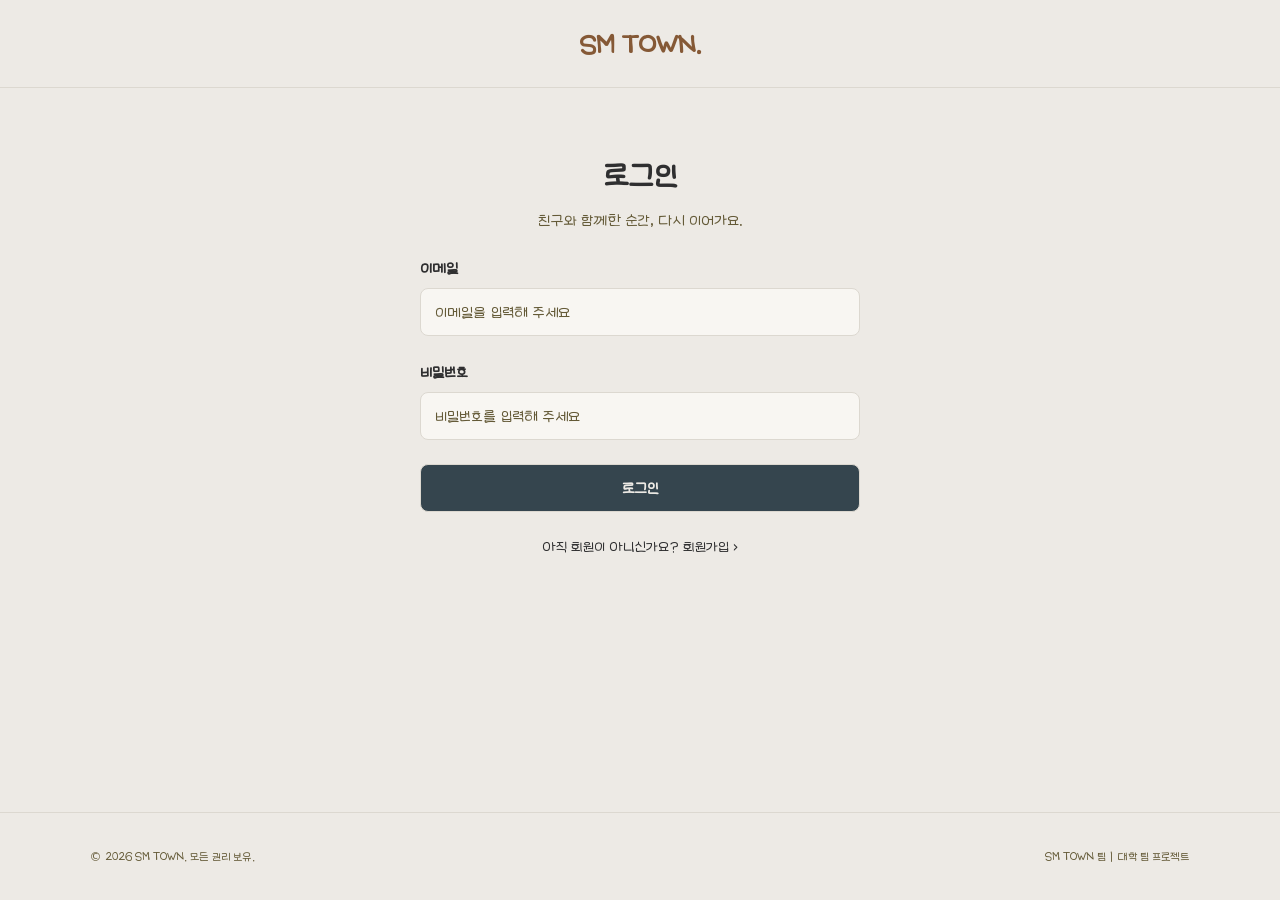
<file: login.html>
<!doctype html>
<!-- ------- 해인 작업 부분 ------- -->
<html lang="ko">
  <head>
    <meta charset="utf-8" />
    <meta name="author" content="16팀 SM TOWN · 이해인, 장예은, 조효원" />
    <meta name="viewport" content="width=device-width, initial-scale=1.0" />
    <meta
      name="description"
      content="로그인 · 눈송이들의 취향이 만나는 곳, SM TOWN"
    />
    <title>로그인 | SM TOWN</title>
    <link rel="stylesheet" href="css/common.css" />
    <link rel="stylesheet" href="css/auth.css" />
  </head>
  <body>
    <a class="skip-link" href="#main-content">본문으로 바로 가기</a>
    <div class="page page--content">
      <header class="site-header site-header--compact site-header--center">
        <a href="index.html" class="logo">SM TOWN.</a>
      </header>

      <main id="main-content" class="page-main auth auth--login">
        <form class="auth__box" action="mypage.html" method="get">
          <div class="auth__head">
            <h1 class="auth__title">로그인</h1>
            <p class="auth__desc">친구와 함께한 순간, 다시 이어가요.</p>
          </div>

          <div class="form-field">
            <label for="email" class="form-field__label">이메일</label>
            <input
              type="email"
              id="email"
              class="form-field__input"
              placeholder="이메일을 입력해 주세요"
              autocomplete="email"
              required
            />
          </div>

          <div class="form-field">
            <label for="password" class="form-field__label">비밀번호</label>
            <input
              type="password"
              id="password"
              class="form-field__input"
              placeholder="비밀번호를 입력해 주세요"
              autocomplete="current-password"
              required
            />
          </div>

          <button type="submit" class="btn btn--primary">로그인</button>

          <p class="auth__switch">
            아직 회원이 아니신가요? <a href="signup.html">회원가입 ›</a>
          </p>
        </form>
      </main>

      <footer class="site-footer site-footer--compact">
        <p>© 2026 SM TOWN. 모든 권리 보유.</p>
        <p>SM TOWN 팀 | 대학 팀 프로젝트</p>
      </footer>
    </div>
  </body>
</html>
<!-- --------------------- -->
</file>
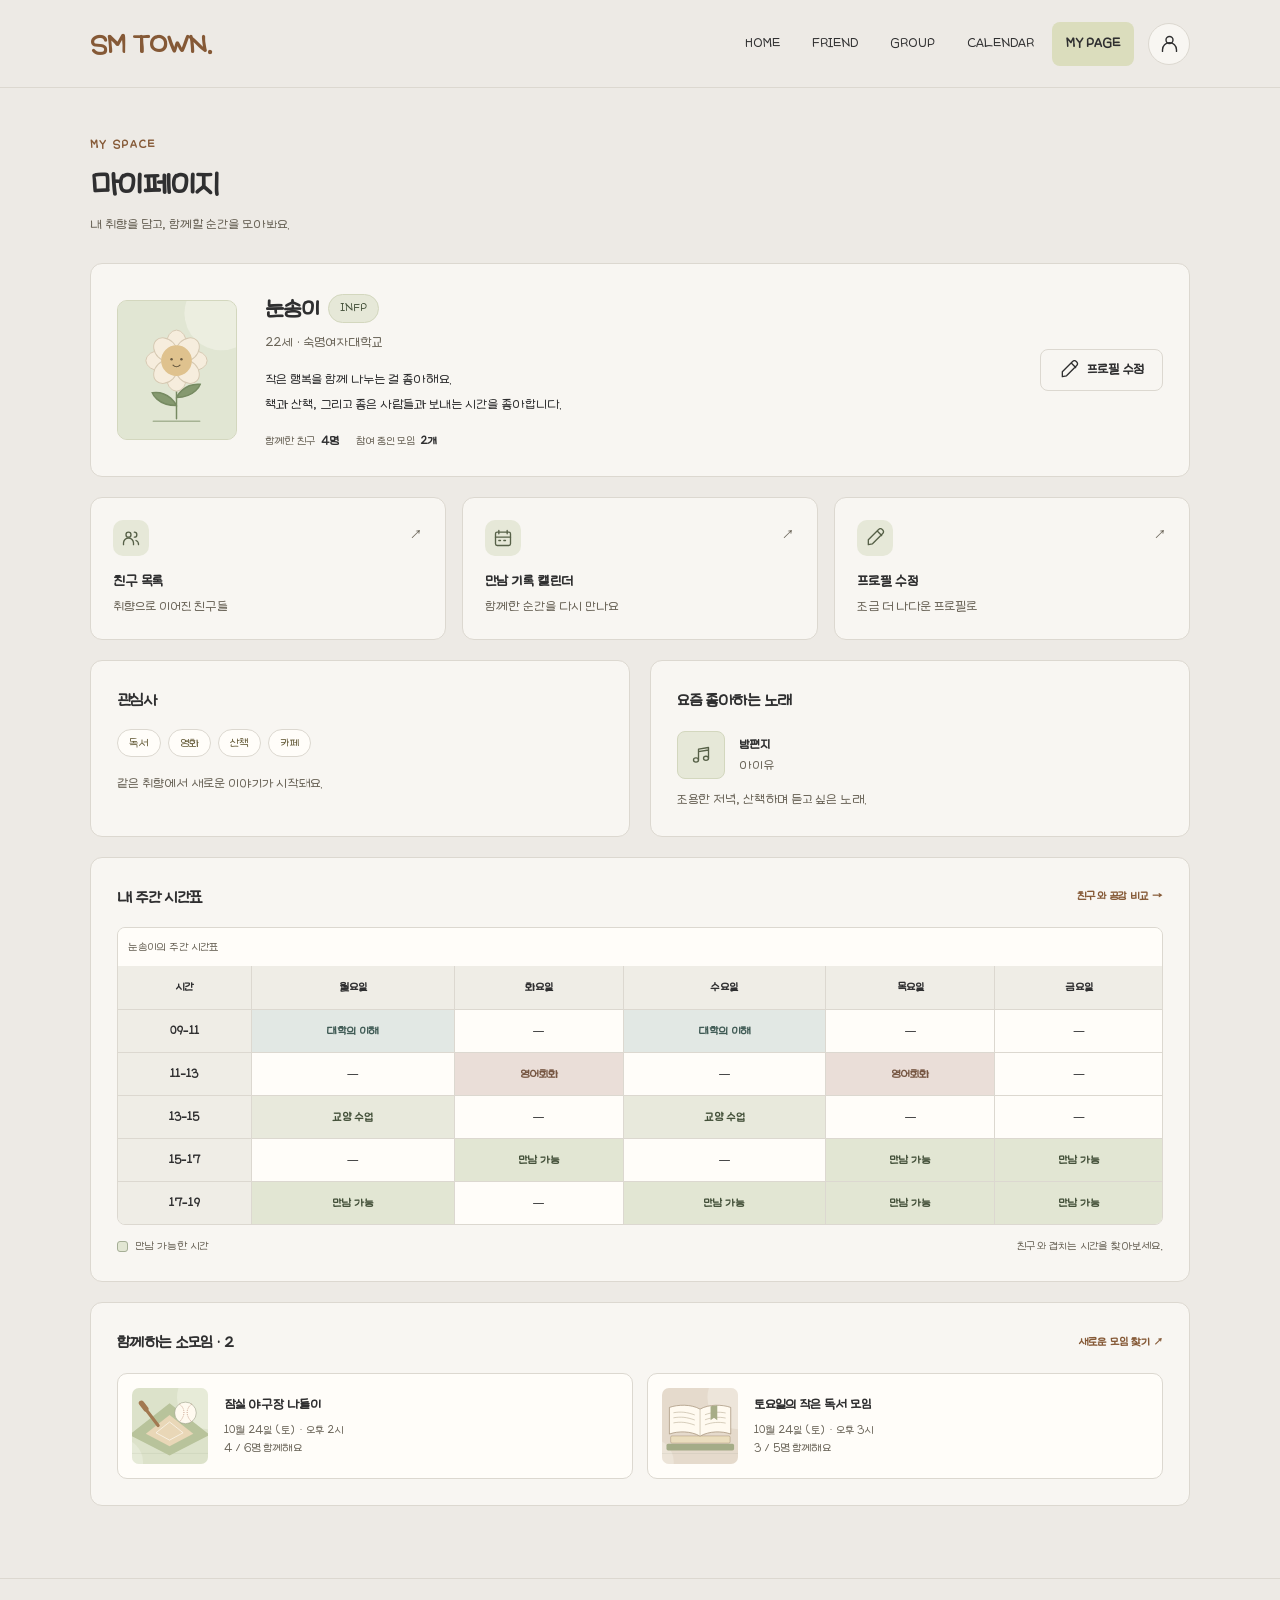
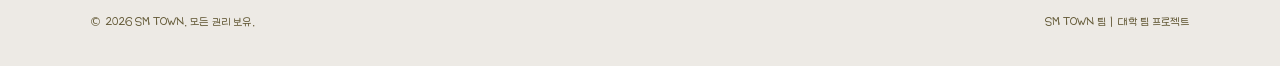
<file: mypage.html>
<!doctype html>
<!-- ------- 예은 작업 부분 ------- -->
<html lang="ko">
  <head>
    <meta charset="utf-8" />
    <meta name="author" content="16팀 SM TOWN · 이해인, 장예은, 조효원" />
    <meta name="viewport" content="width=device-width, initial-scale=1.0" />
    <meta
      name="description"
      content="마이페이지 · 눈송이들의 취향이 만나는 곳, SM TOWN"
    />
    <title>마이페이지 | SM TOWN</title>
    <link rel="stylesheet" href="css/common.css" />
    <link rel="stylesheet" href="css/profile.css" />
  </head>
  <body>
    <a class="skip-link" href="#main-content">본문으로 바로 가기</a>
    <div class="page page--content">
      <header class="site-header site-header--compact">
        <a href="index.html" class="logo">SM TOWN.</a>
        <nav class="gnb gnb--compact" aria-label="주요 메뉴">
          <a href="index.html" class="gnb__link">HOME</a>
          <a href="friend.html" class="gnb__link">FRIEND</a>
          <a href="group.html" class="gnb__link">GROUP</a>
          <a href="calendar.html" class="gnb__link">CALENDAR</a>
          <a href="mypage.html" class="gnb__link is-active" aria-current="page"
            >MY PAGE</a
          >
          <a href="login.html" class="profile-btn" aria-label="로그인">
            <svg class="icon" viewBox="0 0 24 24" aria-hidden="true">
              <circle cx="12" cy="8" r="4" />
              <path d="M4 21v-2a8 8 0 0 1 16 0v2" />
            </svg>
          </a>
        </nav>
      </header>

      <main id="main-content" class="page-main page-main--padded">
        <header class="page-intro">
          <div>
            <p class="eyebrow">MY SPACE</p>
            <h1>마이페이지</h1>
            <p class="page-description">
              내 취향을 담고, 함께할 순간을 모아봐요.
            </p>
          </div>
        </header>

        <div class="profile-stack">
          <section class="panel profile-summary" aria-labelledby="profile-name">
            <img
              class="profile-photo"
              src="images/profile/snow-avatar.svg"
              alt="눈송이의 기본 프로필 일러스트"
              width="120"
              height="140"
            />
            <div class="profile-summary__body">
              <div class="profile-name">
                <h2 id="profile-name">눈송이</h2>
                <span class="tag tag--olive">INFP</span>
              </div>
              <p class="muted">22세 · 숙명여자대학교</p>
              <p class="profile-bio">
                작은 행복을 함께 나누는 걸 좋아해요.<br />책과 산책, 그리고 좋은
                사람들과 보내는 시간을 좋아합니다.
              </p>
              <p class="profile-stats">
                <span>함께한 친구<strong>4명</strong></span
                ><span>참여 중인 모임<strong>2개</strong></span>
              </p>
            </div>
            <a class="btn btn--sm" href="profile-edit.html"
              ><svg class="icon" viewBox="0 0 24 24" aria-hidden="true">
                <path d="m15 4 5 5M4 20l5-1L21 7a2 2 0 0 0-5-5L4 14z" />
              </svg>
              프로필 수정</a
            >
          </section>

          <nav class="profile-shortcuts" aria-label="내 활동 바로 가기">
            <a class="panel shortcut" href="friends.html">
              <span class="shortcut__icon"
                ><svg class="icon" viewBox="0 0 24 24" aria-hidden="true">
                  <circle cx="9" cy="8" r="3" />
                  <path
                    d="M3 20v-2a6 6 0 0 1 12 0v2M16 5a3 3 0 0 1 0 6M18 15a5 5 0 0 1 3 5"
                  /></svg
              ></span>
              <div>
                <h2>친구 목록</h2>
                <p class="muted">취향으로 이어진 친구들</p>
              </div>
              <span class="shortcut__arrow" aria-hidden="true">↗</span>
            </a>
            <a class="panel shortcut" href="calendar.html">
              <span class="shortcut__icon"
                ><svg class="icon" viewBox="0 0 24 24" aria-hidden="true">
                  <rect x="3" y="5" width="18" height="16" rx="2" />
                  <path d="M7 3v4M17 3v4M3 11h18M7 15h2M13 15h2" /></svg
              ></span>
              <div>
                <h2>만남 기록 캘린더</h2>
                <p class="muted">함께한 순간을 다시 만나요</p>
              </div>
              <span class="shortcut__arrow" aria-hidden="true">↗</span>
            </a>
            <a class="panel shortcut" href="profile-edit.html">
              <span class="shortcut__icon"
                ><svg class="icon" viewBox="0 0 24 24" aria-hidden="true">
                  <path d="m15 4 5 5M4 20l5-1L21 7a2 2 0 0 0-5-5L4 14z" /></svg
              ></span>
              <div>
                <h2>프로필 수정</h2>
                <p class="muted">조금 더 나다운 프로필로</p>
              </div>
              <span class="shortcut__arrow" aria-hidden="true">↗</span>
            </a>
          </nav>

          <div class="profile-columns">
            <section
              class="panel interest-panel"
              aria-labelledby="interests-heading"
            >
              <h2 class="panel-title" id="interests-heading">관심사</h2>
              <div class="tags">
                <span class="tag">독서</span><span class="tag">영화</span
                ><span class="tag">산책</span><span class="tag">카페</span>
              </div>
              <p class="muted">같은 취향에서 새로운 이야기가 시작돼요.</p>
            </section>
            <section class="panel" aria-labelledby="music-heading">
              <h2 class="panel-title" id="music-heading">요즘 좋아하는 노래</h2>
              <div class="music">
                <span class="music__cover"
                  ><svg class="icon" viewBox="0 0 24 24" aria-hidden="true">
                    <path d="M9 18V5l12-2v13M9 8l12-2" />
                    <ellipse cx="6" cy="18" rx="3" ry="2.5" />
                    <ellipse cx="18" cy="16" rx="3" ry="2.5" /></svg
                ></span>
                <div>
                  <strong>밤편지</strong>
                  <p class="muted">아이유</p>
                </div>
              </div>
              <p class="muted">조용한 저녁, 산책하며 듣고 싶은 노래.</p>
            </section>
          </div>

          <section class="panel" aria-labelledby="week-heading">
            <div class="panel-heading">
              <h2 id="week-heading">내 주간 시간표</h2>
              <a class="text-link" href="timetable.html">친구와 공강 비교 →</a>
            </div>
            <div
              class="table-scroll"
              role="region"
              aria-label="주간 시간표, 작은 화면에서는 좌우로 스크롤"
              tabindex="0"
            >
              <table class="week-table">
                <caption>
                  눈송이의 주간 시간표
                </caption>
                <thead>
                  <tr>
                    <th scope="col">시간</th>
                    <th scope="col">월요일</th>
                    <th scope="col">화요일</th>
                    <th scope="col">수요일</th>
                    <th scope="col">목요일</th>
                    <th scope="col">금요일</th>
                  </tr>
                </thead>
                <tbody>
                  <tr>
                    <th scope="row">09–11</th>
                    <td class="course course--soft">대학의 이해</td>
                    <td>—</td>
                    <td class="course course--soft">대학의 이해</td>
                    <td>—</td>
                    <td>—</td>
                  </tr>
                  <tr>
                    <th scope="row">11–13</th>
                    <td>—</td>
                    <td class="course course--warm">영어회화</td>
                    <td>—</td>
                    <td class="course course--warm">영어회화</td>
                    <td>—</td>
                  </tr>
                  <tr>
                    <th scope="row">13–15</th>
                    <td class="course">교양 수업</td>
                    <td>—</td>
                    <td class="course">교양 수업</td>
                    <td>—</td>
                    <td>—</td>
                  </tr>
                  <tr>
                    <th scope="row">15–17</th>
                    <td>—</td>
                    <td class="free-time">만남 가능</td>
                    <td>—</td>
                    <td class="free-time">만남 가능</td>
                    <td class="free-time">만남 가능</td>
                  </tr>
                  <tr>
                    <th scope="row">17–19</th>
                    <td class="free-time">만남 가능</td>
                    <td>—</td>
                    <td class="free-time">만남 가능</td>
                    <td class="free-time">만남 가능</td>
                    <td class="free-time">만남 가능</td>
                  </tr>
                </tbody>
              </table>
            </div>
            <p class="table-note">
              <span class="schedule-legend__item schedule-legend__item--free"
                >만남 가능한 시간</span
              ><span>친구와 겹치는 시간을 찾아보세요.</span>
            </p>
          </section>

          <section
            class="panel"
            id="my-groups"
            aria-labelledby="my-groups-heading"
          >
            <div class="panel-heading">
              <h2 id="my-groups-heading">함께하는 소모임 · 2</h2>
              <a class="text-link" href="group.html">새로운 모임 찾기 ↗</a>
            </div>
            <div class="my-groups">
              <a class="my-group" href="group-detail.html#baseball">
                <img
                  src="images/group/baseball.svg"
                  alt=""
                  width="76"
                  height="76"
                />
                <div>
                  <strong>잠실 야구장 나들이</strong>
                  <p>10월 24일 (토) · 오후 2시</p>
                  <p>4 / 6명 함께해요</p>
                </div> </a
              ><a class="my-group" href="group-detail.html#reading">
                <img
                  src="images/group/books.svg"
                  alt=""
                  width="76"
                  height="76"
                />
                <div>
                  <strong>토요일의 작은 독서 모임</strong>
                  <p>10월 24일 (토) · 오후 3시</p>
                  <p>3 / 5명 함께해요</p>
                </div>
              </a>
            </div>
          </section>
        </div>
      </main>

      <footer class="site-footer site-footer--compact">
        <p>© 2026 SM TOWN. 모든 권리 보유.</p>
        <p>SM TOWN 팀 | 대학 팀 프로젝트</p>
      </footer>
    </div>
  </body>
</html>
<!-- --------------------- -->
</file>
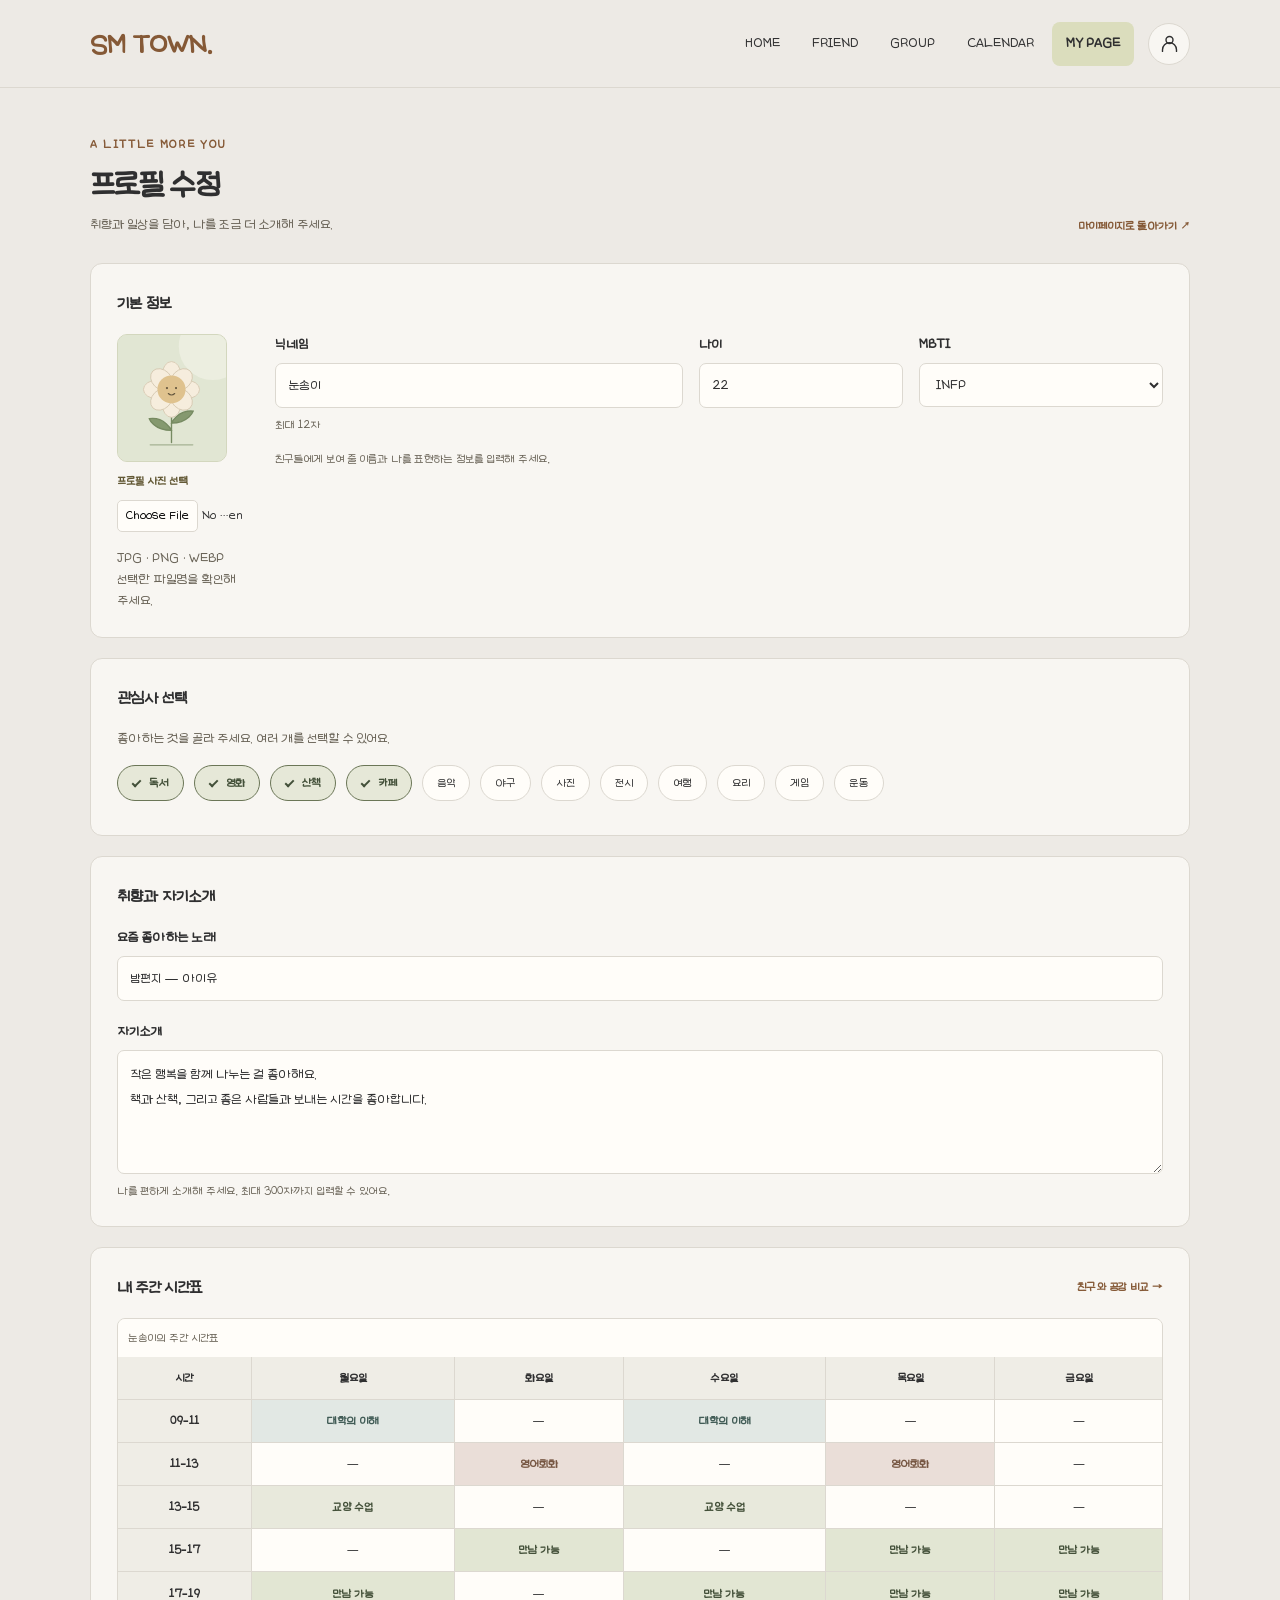
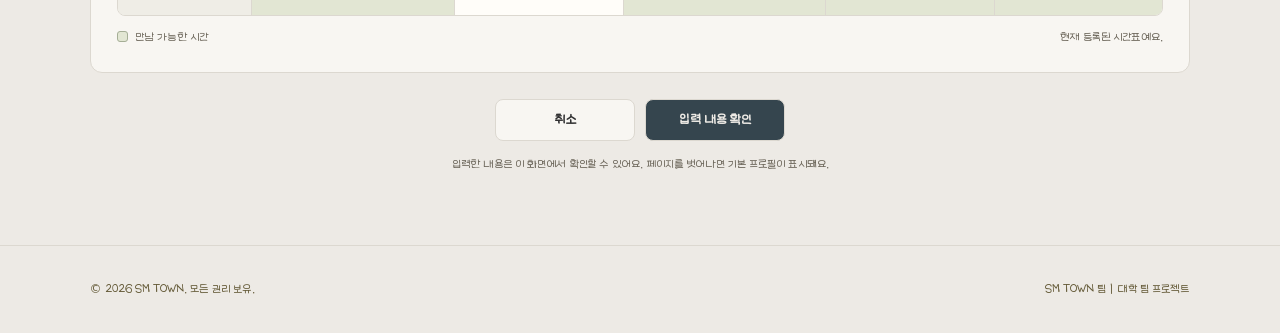
<file: profile-edit.html>
<!doctype html>
<!-- ------- 예은 작업 부분 ------- -->
<html lang="ko">
  <head>
    <meta charset="utf-8" />
    <meta name="author" content="16팀 SM TOWN · 이해인, 장예은, 조효원" />
    <meta name="viewport" content="width=device-width, initial-scale=1.0" />
    <meta
      name="description"
      content="프로필 수정 · 눈송이들의 취향이 만나는 곳, SM TOWN"
    />
    <title>프로필 수정 | SM TOWN</title>
    <link rel="stylesheet" href="css/common.css" />
    <link rel="stylesheet" href="css/profile.css" />
  </head>
  <body>
    <a class="skip-link" href="#main-content">본문으로 바로 가기</a>
    <div class="page page--content">
      <header class="site-header site-header--compact">
        <a href="index.html" class="logo">SM TOWN.</a>
        <nav class="gnb gnb--compact" aria-label="주요 메뉴">
          <a href="index.html" class="gnb__link">HOME</a>
          <a href="friend.html" class="gnb__link">FRIEND</a>
          <a href="group.html" class="gnb__link">GROUP</a>
          <a href="calendar.html" class="gnb__link">CALENDAR</a>
          <a href="mypage.html" class="gnb__link is-active" aria-current="page"
            >MY PAGE</a
          >
          <a href="login.html" class="profile-btn" aria-label="로그인">
            <svg class="icon" viewBox="0 0 24 24" aria-hidden="true">
              <circle cx="12" cy="8" r="4" />
              <path d="M4 21v-2a8 8 0 0 1 16 0v2" />
            </svg>
          </a>
        </nav>
      </header>

      <main id="main-content" class="page-main page-main--padded">
        <header class="page-intro">
          <div>
            <p class="eyebrow">A LITTLE MORE YOU</p>
            <h1>프로필 수정</h1>
            <p class="page-description">
              취향과 일상을 담아, 나를 조금 더 소개해 주세요.
            </p>
          </div>
          <a class="text-link" href="mypage.html">마이페이지로 돌아가기 ↗</a>
        </header>

        <!-- HTML/CSS 입력 화면: 주소 조각으로 확인 안내를 열고 입력한 내용은 현재 화면에서 유지합니다. -->
        <div
          class="profile-form"
          id="profile-form"
          role="form"
          aria-label="프로필 입력"
          aria-describedby="save-note"
        >
          <section class="panel">
            <fieldset>
              <legend>기본 정보</legend>
              <div class="profile-basic">
                <div class="profile-upload">
                  <img
                    class="profile-photo"
                    src="images/profile/snow-avatar.svg"
                    alt="현재 프로필 일러스트"
                    width="110"
                    height="128"
                  />
                  <label for="profile-image">프로필 사진 선택</label>
                  <input
                    type="file"
                    id="profile-image"
                    name="profile-image"
                    accept="image/png,image/jpeg,image/webp"
                    aria-describedby="photo-help"
                  />
                  <span id="photo-help" class="muted"
                    >JPG · PNG · WEBP<br />선택한 파일명을 확인해 주세요.</span
                  >
                </div>
                <div class="profile-fields">
                  <div class="field">
                    <label for="nickname">닉네임</label>
                    <input
                      id="nickname"
                      name="nickname"
                      value="눈송이"
                      maxlength="12"
                      autocomplete="nickname"
                      required
                      aria-describedby="nickname-help"
                    />
                    <small id="nickname-help">최대 12자</small>
                  </div>
                  <div class="field">
                    <label for="age">나이</label>
                    <input
                      type="number"
                      id="age"
                      name="age"
                      value="22"
                      min="18"
                      max="100"
                    />
                  </div>
                  <div class="field">
                    <label for="mbti">MBTI</label>
                    <select id="mbti" name="mbti">
                      <option value="">선택 안 함</option>
                      <option>ISTJ</option>
                      <option>ISFJ</option>
                      <option>INFJ</option>
                      <option>INTJ</option>
                      <option>ISTP</option>
                      <option>ISFP</option>
                      <option selected>INFP</option>
                      <option>INTP</option>
                      <option>ESTP</option>
                      <option>ESFP</option>
                      <option>ENFP</option>
                      <option>ENTP</option>
                      <option>ESTJ</option>
                      <option>ESFJ</option>
                      <option>ENFJ</option>
                      <option>ENTJ</option>
                    </select>
                  </div>
                  <p class="field-help">
                    친구들에게 보여 줄 이름과 나를 표현하는 정보를 입력해
                    주세요.
                  </p>
                </div>
              </div>
            </fieldset>
          </section>

          <section class="panel">
            <fieldset aria-describedby="interests-help">
              <legend>관심사 선택</legend>
              <p id="interests-help" class="muted">
                좋아하는 것을 골라 주세요. 여러 개를 선택할 수 있어요.
              </p>
              <div class="interest-choices">
                <label class="interest-choice"
                  ><input
                    type="checkbox"
                    name="interests"
                    value="독서"
                    checked
                  /><span>독서</span></label
                >
                <label class="interest-choice"
                  ><input
                    type="checkbox"
                    name="interests"
                    value="영화"
                    checked
                  /><span>영화</span></label
                >
                <label class="interest-choice"
                  ><input
                    type="checkbox"
                    name="interests"
                    value="산책"
                    checked
                  /><span>산책</span></label
                >
                <label class="interest-choice"
                  ><input
                    type="checkbox"
                    name="interests"
                    value="카페"
                    checked
                  /><span>카페</span></label
                >
                <label class="interest-choice"
                  ><input type="checkbox" name="interests" value="음악" /><span
                    >음악</span
                  ></label
                >
                <label class="interest-choice"
                  ><input type="checkbox" name="interests" value="야구" /><span
                    >야구</span
                  ></label
                >
                <label class="interest-choice"
                  ><input type="checkbox" name="interests" value="사진" /><span
                    >사진</span
                  ></label
                >
                <label class="interest-choice"
                  ><input type="checkbox" name="interests" value="전시" /><span
                    >전시</span
                  ></label
                >
                <label class="interest-choice"
                  ><input type="checkbox" name="interests" value="여행" /><span
                    >여행</span
                  ></label
                >
                <label class="interest-choice"
                  ><input type="checkbox" name="interests" value="요리" /><span
                    >요리</span
                  ></label
                >
                <label class="interest-choice"
                  ><input type="checkbox" name="interests" value="게임" /><span
                    >게임</span
                  ></label
                >
                <label class="interest-choice"
                  ><input type="checkbox" name="interests" value="운동" /><span
                    >운동</span
                  ></label
                >
              </div>
            </fieldset>
          </section>

          <section class="panel">
            <fieldset>
              <legend>취향과 자기소개</legend>
              <div class="field">
                <label for="favorite-song">요즘 좋아하는 노래</label>
                <input
                  id="favorite-song"
                  name="favorite-song"
                  value="밤편지 — 아이유"
                  maxlength="100"
                  placeholder="노래 제목과 가수를 입력해 주세요"
                />
              </div>
              <div class="field field--stacked">
                <label for="introduction">자기소개</label>
                <textarea
                  id="introduction"
                  name="introduction"
                  maxlength="300"
                  rows="4"
                  aria-describedby="introduction-help"
                >
작은 행복을 함께 나누는 걸 좋아해요.&#10;책과 산책, 그리고 좋은 사람들과 보내는 시간을 좋아합니다.</textarea
                >
                <small id="introduction-help"
                  >나를 편하게 소개해 주세요. 최대 300자까지 입력할 수
                  있어요.</small
                >
              </div>
            </fieldset>
          </section>

          <section class="panel" aria-labelledby="edit-week-heading">
            <div class="panel-heading">
              <h2 id="edit-week-heading">내 주간 시간표</h2>
              <a class="text-link" href="timetable.html">친구와 공강 비교 →</a>
            </div>
            <div
              class="table-scroll"
              role="region"
              aria-label="주간 시간표, 작은 화면에서는 좌우로 스크롤"
              tabindex="0"
            >
              <table class="week-table">
                <caption>
                  눈송이의 주간 시간표
                </caption>
                <thead>
                  <tr>
                    <th scope="col">시간</th>
                    <th scope="col">월요일</th>
                    <th scope="col">화요일</th>
                    <th scope="col">수요일</th>
                    <th scope="col">목요일</th>
                    <th scope="col">금요일</th>
                  </tr>
                </thead>
                <tbody>
                  <tr>
                    <th scope="row">09–11</th>
                    <td class="course course--soft">대학의 이해</td>
                    <td>—</td>
                    <td class="course course--soft">대학의 이해</td>
                    <td>—</td>
                    <td>—</td>
                  </tr>
                  <tr>
                    <th scope="row">11–13</th>
                    <td>—</td>
                    <td class="course course--warm">영어회화</td>
                    <td>—</td>
                    <td class="course course--warm">영어회화</td>
                    <td>—</td>
                  </tr>
                  <tr>
                    <th scope="row">13–15</th>
                    <td class="course">교양 수업</td>
                    <td>—</td>
                    <td class="course">교양 수업</td>
                    <td>—</td>
                    <td>—</td>
                  </tr>
                  <tr>
                    <th scope="row">15–17</th>
                    <td>—</td>
                    <td class="free-time">만남 가능</td>
                    <td>—</td>
                    <td class="free-time">만남 가능</td>
                    <td class="free-time">만남 가능</td>
                  </tr>
                  <tr>
                    <th scope="row">17–19</th>
                    <td class="free-time">만남 가능</td>
                    <td>—</td>
                    <td class="free-time">만남 가능</td>
                    <td class="free-time">만남 가능</td>
                    <td class="free-time">만남 가능</td>
                  </tr>
                </tbody>
              </table>
            </div>
            <p class="table-note">
              <span class="schedule-legend__item schedule-legend__item--free"
                >만남 가능한 시간</span
              ><span>현재 등록된 시간표예요.</span>
            </p>
          </section>

          <div class="form-actions">
            <div class="form-actions__buttons">
              <a class="btn btn--sm" href="mypage.html">취소</a
              ><a
                class="btn btn--sm btn--primary btn--inline"
                href="#profile-review"
                >입력 내용 확인</a
              >
            </div>
            <p id="save-note">
              입력한 내용은 이 화면에서 확인할 수 있어요. 페이지를 벗어나면 기본
              프로필이 표시돼요.
            </p>
          </div>
        </div>
        <section
          class="panel feedback-panel"
          id="profile-review"
          tabindex="-1"
          aria-labelledby="review-title"
        >
          <h2 id="review-title">프로필 입력 내용 확인</h2>
          <p>
            닉네임, 관심사, 자기소개와 선택한 사진의 파일명을 위에서 한 번 더
            확인해 주세요.
          </p>
          <p class="muted">
            현재 화면의 입력 내용은 서버에 저장되지 않아요. 마이페이지에는 기본
            프로필이 표시돼요.
          </p>
          <div class="feedback-actions">
            <a class="btn btn--sm" href="#profile-form">계속 수정하기</a
            ><a class="btn btn--sm btn--primary btn--inline" href="mypage.html"
              >마이페이지로</a
            >
          </div>
        </section>
      </main>

      <footer class="site-footer site-footer--compact">
        <p>© 2026 SM TOWN. 모든 권리 보유.</p>
        <p>SM TOWN 팀 | 대학 팀 프로젝트</p>
      </footer>
    </div>
  </body>
</html>
<!-- --------------------- -->
</file>
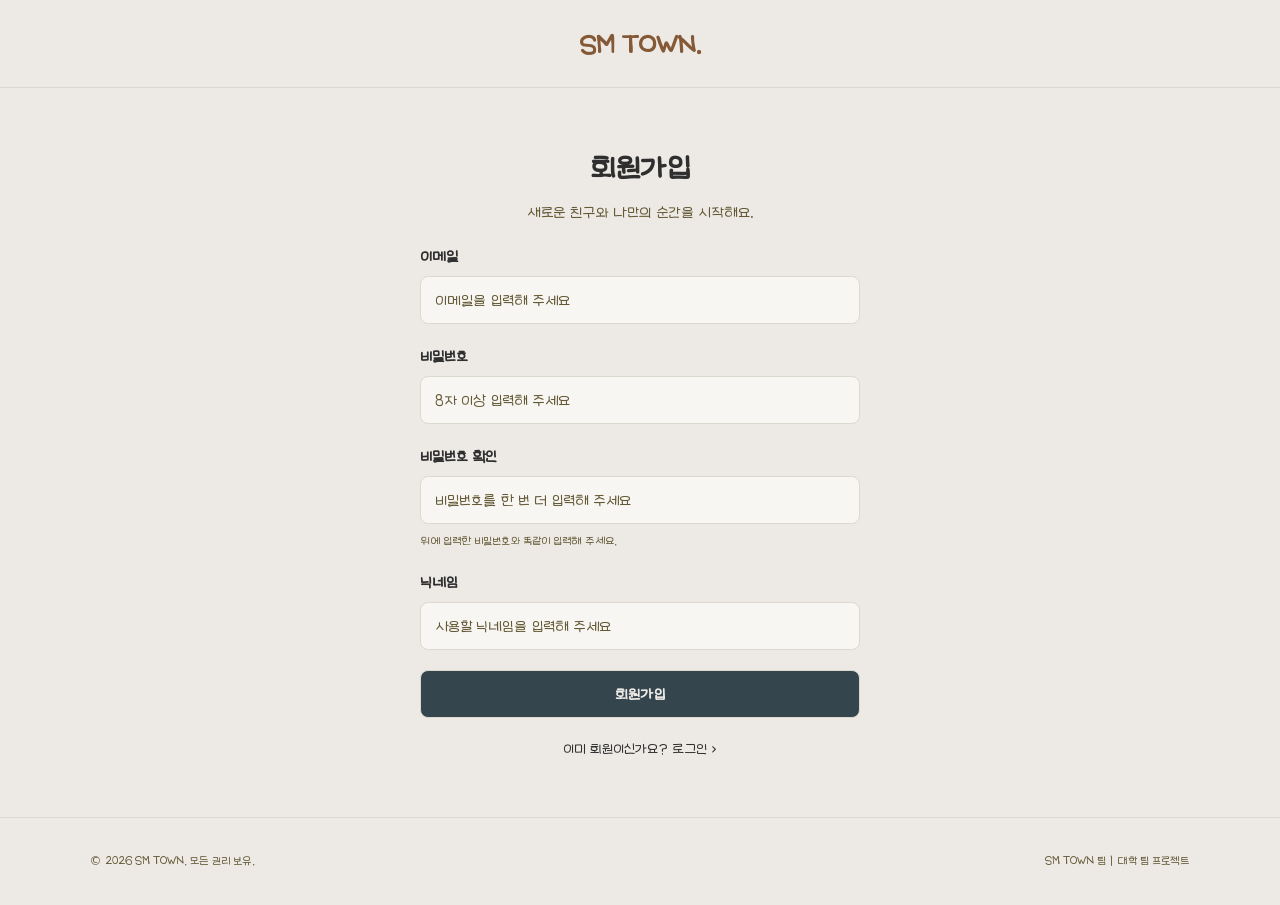
<file: signup.html>
<!doctype html>
<!-- ------- 해인 작업 부분 ------- -->
<html lang="ko">
  <head>
    <meta charset="utf-8" />
    <meta name="author" content="16팀 SM TOWN · 이해인, 장예은, 조효원" />
    <meta name="viewport" content="width=device-width, initial-scale=1.0" />
    <meta
      name="description"
      content="회원가입 · 눈송이들의 취향이 만나는 곳, SM TOWN"
    />
    <title>회원가입 | SM TOWN</title>
    <link rel="stylesheet" href="css/common.css" />
    <link rel="stylesheet" href="css/auth.css" />
  </head>
  <body>
    <a class="skip-link" href="#main-content">본문으로 바로 가기</a>
    <div class="page page--content">
      <header class="site-header site-header--compact site-header--center">
        <a href="index.html" class="logo">SM TOWN.</a>
      </header>

      <main id="main-content" class="page-main auth">
        <form
          class="auth__box"
          action="signup.html#signup-complete"
          method="get"
        >
          <div class="auth__head">
            <h1 class="auth__title">회원가입</h1>
            <p class="auth__desc">새로운 친구와 나만의 순간을 시작해요.</p>
          </div>

          <div class="form-field">
            <label for="email" class="form-field__label">이메일</label>
            <input
              type="email"
              id="email"
              class="form-field__input"
              placeholder="이메일을 입력해 주세요"
              autocomplete="email"
              required
            />
          </div>

          <div class="form-field">
            <label for="password" class="form-field__label">비밀번호</label>
            <input
              type="password"
              id="password"
              class="form-field__input"
              placeholder="8자 이상 입력해 주세요"
              minlength="8"
              autocomplete="new-password"
              required
            />
          </div>

          <div class="form-field">
            <label for="password-confirm" class="form-field__label"
              >비밀번호 확인</label
            >
            <input
              type="password"
              id="password-confirm"
              class="form-field__input"
              placeholder="비밀번호를 한 번 더 입력해 주세요"
              minlength="8"
              autocomplete="new-password"
              aria-describedby="password-confirm-hint"
              required
            />
            <p class="form-field__hint" id="password-confirm-hint">
              위에 입력한 비밀번호와 똑같이 입력해 주세요.
            </p>
          </div>

          <div class="form-field">
            <label for="nickname" class="form-field__label">닉네임</label>
            <input
              type="text"
              id="nickname"
              class="form-field__input"
              placeholder="사용할 닉네임을 입력해 주세요"
              required
            />
          </div>

          <button type="submit" class="btn btn--primary">회원가입</button>

          <p class="auth__switch">
            이미 회원이신가요? <a href="login.html">로그인 ›</a>
          </p>
        </form>

        <section
          class="auth__box auth-complete"
          id="signup-complete"
          tabindex="-1"
          aria-labelledby="signup-complete-title"
        >
          <img
            class="auth-complete__img"
            src="images/profile/snow-avatar.svg"
            alt=""
            width="120"
            height="140"
          />
          <div class="auth__head">
            <h1 class="auth__title" id="signup-complete-title">
              가입을 환영해요!
            </h1>
            <p class="auth__desc">
              이제 SM TOWN에서 취향이 맞는 친구와 소모임을 만나 보세요.
            </p>
          </div>
          <a href="profile-edit.html" class="btn btn--primary"
            >내 프로필 채우러 가기</a
          >
          <a href="index.html" class="btn">홈으로 가기</a>
        </section>
      </main>

      <footer class="site-footer site-footer--compact">
        <p>© 2026 SM TOWN. 모든 권리 보유.</p>
        <p>SM TOWN 팀 | 대학 팀 프로젝트</p>
      </footer>
    </div>
  </body>
</html>
<!-- --------------------- -->
</file>
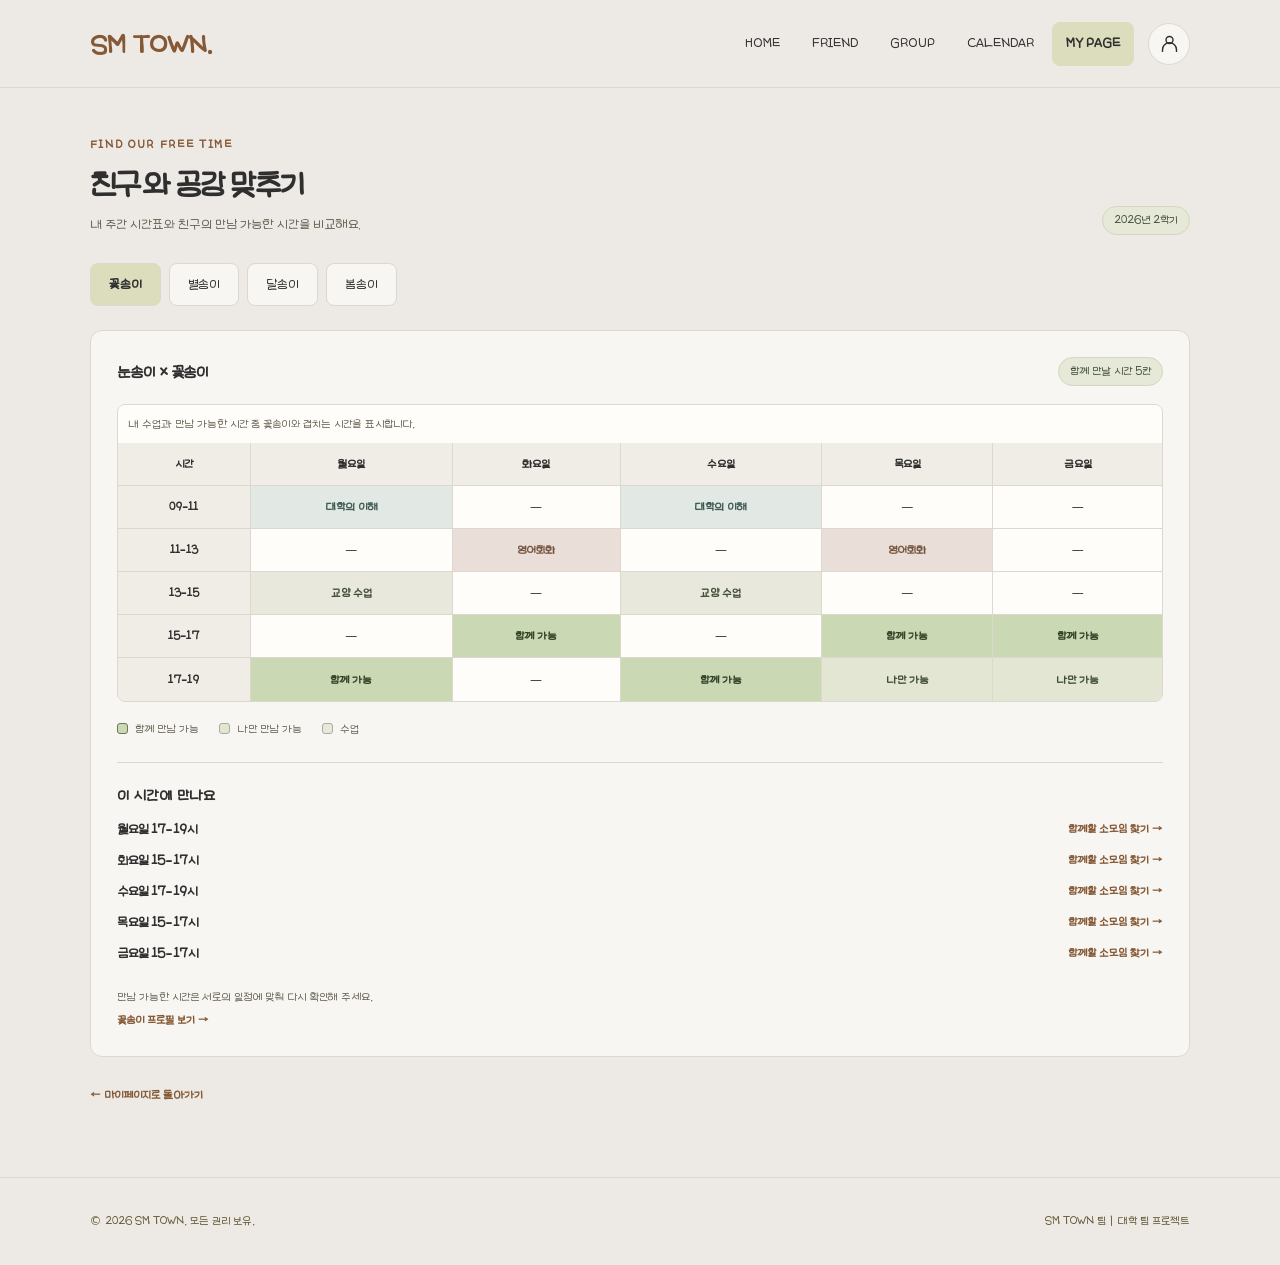
<file: timetable.html>
<!doctype html>
<!-- ------- 효원 작업 부분 ------- -->
<html lang="ko">
  <head>
    <meta charset="utf-8" />
    <meta name="viewport" content="width=device-width, initial-scale=1.0" />
    <meta name="author" content="16팀 SM TOWN · 이해인, 장예은, 조효원" />
    <meta
      name="description"
      content="친구와 공강 맞추기 · 눈송이들의 취향이 만나는 곳, SM TOWN"
    />
    <title>친구와 공강 맞추기 | SM TOWN</title>
    <link rel="stylesheet" href="css/common.css" />
    <link rel="stylesheet" href="css/friend.css" />
  </head>
  <body>
    <a class="skip-link state-skip state-skip--default" href="#with-flower"
      >본문으로 바로 가기</a
    >
    <a class="skip-link state-skip" href="#with-star">본문으로 바로 가기</a>
    <a class="skip-link state-skip" href="#with-moon">본문으로 바로 가기</a>
    <a class="skip-link state-skip" href="#with-spring">본문으로 바로 가기</a>
    <div class="page page--content">
      <header class="site-header site-header--compact">
        <a href="index.html" class="logo">SM TOWN.</a>
        <nav class="gnb gnb--compact" aria-label="주요 메뉴">
          <a href="index.html" class="gnb__link">HOME</a>
          <a href="friend.html" class="gnb__link">FRIEND</a>
          <a href="group.html" class="gnb__link">GROUP</a>
          <a href="calendar.html" class="gnb__link">CALENDAR</a>
          <a href="mypage.html" class="gnb__link is-active" aria-current="page"
            >MY PAGE</a
          >
          <a href="login.html" class="profile-btn" aria-label="로그인">
            <svg class="icon" viewBox="0 0 24 24" aria-hidden="true">
              <circle cx="12" cy="8" r="4" />
              <path d="M4 21v-2a8 8 0 0 1 16 0v2" />
            </svg>
          </a>
        </nav>
      </header>
      <main id="main-content" class="page-main page-main--padded">
        <header class="page-intro">
          <div>
            <p class="eyebrow">FIND OUR FREE TIME</p>
            <h1>친구와 공강 맞추기</h1>
            <p class="page-description">
              내 주간 시간표와 친구의 만남 가능한 시간을 비교해요.
            </p>
          </div>
          <span class="tag tag--olive">2026년 2학기</span>
        </header>
        <nav class="tabs" aria-label="비교할 친구 선택">
          <a class="tab compare-tab" href="#with-flower">꽃송이</a
          ><a class="tab compare-tab" href="#with-star">별송이</a
          ><a class="tab compare-tab" href="#with-moon">달송이</a
          ><a class="tab compare-tab" href="#with-spring">봄송이</a>
        </nav>
        <div class="comparison-browser">
          <section
            class="panel comparison-view comparison-view--default"
            id="with-flower"
            tabindex="-1"
            aria-labelledby="compare-flower"
          >
            <div class="panel-heading">
              <h2 id="compare-flower">눈송이 × 꽃송이</h2>
              <span class="tag tag--olive">함께 만날 시간 5칸</span>
            </div>
            <div
              class="table-scroll"
              tabindex="0"
              role="region"
              aria-label="꽃송이와 공강 비교 시간표, 좌우 스크롤 가능"
            >
              <table class="week-table comparison-table">
                <caption>
                  내 수업과 만남 가능한 시간 중 꽃송이와 겹치는 시간을
                  표시합니다.
                </caption>
                <thead>
                  <tr>
                    <th scope="col">시간</th>
                    <th scope="col">월요일</th>
                    <th scope="col">화요일</th>
                    <th scope="col">수요일</th>
                    <th scope="col">목요일</th>
                    <th scope="col">금요일</th>
                  </tr>
                </thead>
                <tbody>
                  <tr>
                    <th scope="row">09–11</th>
                    <td class="course course--soft">대학의 이해</td>
                    <td>—</td>
                    <td class="course course--soft">대학의 이해</td>
                    <td>—</td>
                    <td>—</td>
                  </tr>
                  <tr>
                    <th scope="row">11–13</th>
                    <td>—</td>
                    <td class="course course--warm">영어회화</td>
                    <td>—</td>
                    <td class="course course--warm">영어회화</td>
                    <td>—</td>
                  </tr>
                  <tr>
                    <th scope="row">13–15</th>
                    <td class="course">교양 수업</td>
                    <td>—</td>
                    <td class="course">교양 수업</td>
                    <td>—</td>
                    <td>—</td>
                  </tr>
                  <tr>
                    <th scope="row">15–17</th>
                    <td>—</td>
                    <td class="shared-time">함께 가능</td>
                    <td>—</td>
                    <td class="shared-time">함께 가능</td>
                    <td class="shared-time">함께 가능</td>
                  </tr>
                  <tr>
                    <th scope="row">17–19</th>
                    <td class="shared-time">함께 가능</td>
                    <td>—</td>
                    <td class="shared-time">함께 가능</td>
                    <td class="free-time">나만 가능</td>
                    <td class="free-time">나만 가능</td>
                  </tr>
                </tbody>
              </table>
            </div>
            <ul class="schedule-legend" aria-label="시간표 범례">
              <li class="schedule-legend__item schedule-legend__item--shared">
                함께 만남 가능
              </li>
              <li class="schedule-legend__item schedule-legend__item--free">
                나만 만남 가능
              </li>
              <li class="schedule-legend__item schedule-legend__item--course">
                수업
              </li>
            </ul>
            <div class="shared-slots">
              <h3>이 시간에 만나요</h3>
              <ul>
                <li>
                  <strong>월요일 17–19시</strong
                  ><a class="text-link" href="group.html"
                    >함께할 소모임 찾기 →</a
                  >
                </li>
                <li>
                  <strong>화요일 15–17시</strong
                  ><a class="text-link" href="group.html"
                    >함께할 소모임 찾기 →</a
                  >
                </li>
                <li>
                  <strong>수요일 17–19시</strong
                  ><a class="text-link" href="group.html"
                    >함께할 소모임 찾기 →</a
                  >
                </li>
                <li>
                  <strong>목요일 15–17시</strong
                  ><a class="text-link" href="group.html"
                    >함께할 소모임 찾기 →</a
                  >
                </li>
                <li>
                  <strong>금요일 15–17시</strong
                  ><a class="text-link" href="group.html"
                    >함께할 소모임 찾기 →</a
                  >
                </li>
              </ul>
            </div>
            <p class="table-note">
              만남 가능한 시간은 서로의 일정에 맞춰 다시 확인해 주세요.
            </p>
            <a class="text-link" href="friend-profile.html#flower"
              >꽃송이 프로필 보기 →</a
            >
          </section>
          <section
            class="panel comparison-view"
            id="with-star"
            tabindex="-1"
            aria-labelledby="compare-star"
          >
            <div class="panel-heading">
              <h2 id="compare-star">눈송이 × 별송이</h2>
              <span class="tag tag--olive">함께 만날 시간 4칸</span>
            </div>
            <div
              class="table-scroll"
              tabindex="0"
              role="region"
              aria-label="별송이와 공강 비교 시간표, 좌우 스크롤 가능"
            >
              <table class="week-table comparison-table">
                <caption>
                  내 수업과 만남 가능한 시간 중 별송이와 겹치는 시간을
                  표시합니다.
                </caption>
                <thead>
                  <tr>
                    <th scope="col">시간</th>
                    <th scope="col">월요일</th>
                    <th scope="col">화요일</th>
                    <th scope="col">수요일</th>
                    <th scope="col">목요일</th>
                    <th scope="col">금요일</th>
                  </tr>
                </thead>
                <tbody>
                  <tr>
                    <th scope="row">09–11</th>
                    <td class="course course--soft">대학의 이해</td>
                    <td>—</td>
                    <td class="course course--soft">대학의 이해</td>
                    <td>—</td>
                    <td>—</td>
                  </tr>
                  <tr>
                    <th scope="row">11–13</th>
                    <td>—</td>
                    <td class="course course--warm">영어회화</td>
                    <td>—</td>
                    <td class="course course--warm">영어회화</td>
                    <td>—</td>
                  </tr>
                  <tr>
                    <th scope="row">13–15</th>
                    <td class="course">교양 수업</td>
                    <td>—</td>
                    <td class="course">교양 수업</td>
                    <td>—</td>
                    <td>—</td>
                  </tr>
                  <tr>
                    <th scope="row">15–17</th>
                    <td>—</td>
                    <td class="shared-time">함께 가능</td>
                    <td>—</td>
                    <td class="free-time">나만 가능</td>
                    <td class="free-time">나만 가능</td>
                  </tr>
                  <tr>
                    <th scope="row">17–19</th>
                    <td class="shared-time">함께 가능</td>
                    <td>—</td>
                    <td class="free-time">나만 가능</td>
                    <td class="shared-time">함께 가능</td>
                    <td class="shared-time">함께 가능</td>
                  </tr>
                </tbody>
              </table>
            </div>
            <ul class="schedule-legend" aria-label="시간표 범례">
              <li class="schedule-legend__item schedule-legend__item--shared">
                함께 만남 가능
              </li>
              <li class="schedule-legend__item schedule-legend__item--free">
                나만 만남 가능
              </li>
              <li class="schedule-legend__item schedule-legend__item--course">
                수업
              </li>
            </ul>
            <div class="shared-slots">
              <h3>이 시간에 만나요</h3>
              <ul>
                <li>
                  <strong>월요일 17–19시</strong
                  ><a class="text-link" href="group.html"
                    >함께할 소모임 찾기 →</a
                  >
                </li>
                <li>
                  <strong>화요일 15–17시</strong
                  ><a class="text-link" href="group.html"
                    >함께할 소모임 찾기 →</a
                  >
                </li>
                <li>
                  <strong>목요일 17–19시</strong
                  ><a class="text-link" href="group.html"
                    >함께할 소모임 찾기 →</a
                  >
                </li>
                <li>
                  <strong>금요일 17–19시</strong
                  ><a class="text-link" href="group.html"
                    >함께할 소모임 찾기 →</a
                  >
                </li>
              </ul>
            </div>
            <p class="table-note">
              만남 가능한 시간은 서로의 일정에 맞춰 다시 확인해 주세요.
            </p>
            <a class="text-link" href="friend-profile.html#star"
              >별송이 프로필 보기 →</a
            >
          </section>
          <section
            class="panel comparison-view"
            id="with-moon"
            tabindex="-1"
            aria-labelledby="compare-moon"
          >
            <div class="panel-heading">
              <h2 id="compare-moon">눈송이 × 달송이</h2>
              <span class="tag tag--olive">함께 만날 시간 4칸</span>
            </div>
            <div
              class="table-scroll"
              tabindex="0"
              role="region"
              aria-label="달송이와 공강 비교 시간표, 좌우 스크롤 가능"
            >
              <table class="week-table comparison-table">
                <caption>
                  내 수업과 만남 가능한 시간 중 달송이와 겹치는 시간을
                  표시합니다.
                </caption>
                <thead>
                  <tr>
                    <th scope="col">시간</th>
                    <th scope="col">월요일</th>
                    <th scope="col">화요일</th>
                    <th scope="col">수요일</th>
                    <th scope="col">목요일</th>
                    <th scope="col">금요일</th>
                  </tr>
                </thead>
                <tbody>
                  <tr>
                    <th scope="row">09–11</th>
                    <td class="course course--soft">대학의 이해</td>
                    <td>—</td>
                    <td class="course course--soft">대학의 이해</td>
                    <td>—</td>
                    <td>—</td>
                  </tr>
                  <tr>
                    <th scope="row">11–13</th>
                    <td>—</td>
                    <td class="course course--warm">영어회화</td>
                    <td>—</td>
                    <td class="course course--warm">영어회화</td>
                    <td>—</td>
                  </tr>
                  <tr>
                    <th scope="row">13–15</th>
                    <td class="course">교양 수업</td>
                    <td>—</td>
                    <td class="course">교양 수업</td>
                    <td>—</td>
                    <td>—</td>
                  </tr>
                  <tr>
                    <th scope="row">15–17</th>
                    <td>—</td>
                    <td class="free-time">나만 가능</td>
                    <td>—</td>
                    <td class="free-time">나만 가능</td>
                    <td class="shared-time">함께 가능</td>
                  </tr>
                  <tr>
                    <th scope="row">17–19</th>
                    <td class="free-time">나만 가능</td>
                    <td>—</td>
                    <td class="shared-time">함께 가능</td>
                    <td class="shared-time">함께 가능</td>
                    <td class="shared-time">함께 가능</td>
                  </tr>
                </tbody>
              </table>
            </div>
            <ul class="schedule-legend" aria-label="시간표 범례">
              <li class="schedule-legend__item schedule-legend__item--shared">
                함께 만남 가능
              </li>
              <li class="schedule-legend__item schedule-legend__item--free">
                나만 만남 가능
              </li>
              <li class="schedule-legend__item schedule-legend__item--course">
                수업
              </li>
            </ul>
            <div class="shared-slots">
              <h3>이 시간에 만나요</h3>
              <ul>
                <li>
                  <strong>수요일 17–19시</strong
                  ><a class="text-link" href="group.html"
                    >함께할 소모임 찾기 →</a
                  >
                </li>
                <li>
                  <strong>목요일 17–19시</strong
                  ><a class="text-link" href="group.html"
                    >함께할 소모임 찾기 →</a
                  >
                </li>
                <li>
                  <strong>금요일 15–17시</strong
                  ><a class="text-link" href="group.html"
                    >함께할 소모임 찾기 →</a
                  >
                </li>
                <li>
                  <strong>금요일 17–19시</strong
                  ><a class="text-link" href="group.html"
                    >함께할 소모임 찾기 →</a
                  >
                </li>
              </ul>
            </div>
            <p class="table-note">
              만남 가능한 시간은 서로의 일정에 맞춰 다시 확인해 주세요.
            </p>
            <a class="text-link" href="friend-profile.html#moon"
              >달송이 프로필 보기 →</a
            >
          </section>
          <section
            class="panel comparison-view"
            id="with-spring"
            tabindex="-1"
            aria-labelledby="compare-spring"
          >
            <div class="panel-heading">
              <h2 id="compare-spring">눈송이 × 봄송이</h2>
              <span class="tag tag--olive">함께 만날 시간 4칸</span>
            </div>
            <div
              class="table-scroll"
              tabindex="0"
              role="region"
              aria-label="봄송이와 공강 비교 시간표, 좌우 스크롤 가능"
            >
              <table class="week-table comparison-table">
                <caption>
                  내 수업과 만남 가능한 시간 중 봄송이와 겹치는 시간을
                  표시합니다.
                </caption>
                <thead>
                  <tr>
                    <th scope="col">시간</th>
                    <th scope="col">월요일</th>
                    <th scope="col">화요일</th>
                    <th scope="col">수요일</th>
                    <th scope="col">목요일</th>
                    <th scope="col">금요일</th>
                  </tr>
                </thead>
                <tbody>
                  <tr>
                    <th scope="row">09–11</th>
                    <td class="course course--soft">대학의 이해</td>
                    <td>—</td>
                    <td class="course course--soft">대학의 이해</td>
                    <td>—</td>
                    <td>—</td>
                  </tr>
                  <tr>
                    <th scope="row">11–13</th>
                    <td>—</td>
                    <td class="course course--warm">영어회화</td>
                    <td>—</td>
                    <td class="course course--warm">영어회화</td>
                    <td>—</td>
                  </tr>
                  <tr>
                    <th scope="row">13–15</th>
                    <td class="course">교양 수업</td>
                    <td>—</td>
                    <td class="course">교양 수업</td>
                    <td>—</td>
                    <td>—</td>
                  </tr>
                  <tr>
                    <th scope="row">15–17</th>
                    <td>—</td>
                    <td class="shared-time">함께 가능</td>
                    <td>—</td>
                    <td class="shared-time">함께 가능</td>
                    <td class="free-time">나만 가능</td>
                  </tr>
                  <tr>
                    <th scope="row">17–19</th>
                    <td class="shared-time">함께 가능</td>
                    <td>—</td>
                    <td class="free-time">나만 가능</td>
                    <td class="free-time">나만 가능</td>
                    <td class="shared-time">함께 가능</td>
                  </tr>
                </tbody>
              </table>
            </div>
            <ul class="schedule-legend" aria-label="시간표 범례">
              <li class="schedule-legend__item schedule-legend__item--shared">
                함께 만남 가능
              </li>
              <li class="schedule-legend__item schedule-legend__item--free">
                나만 만남 가능
              </li>
              <li class="schedule-legend__item schedule-legend__item--course">
                수업
              </li>
            </ul>
            <div class="shared-slots">
              <h3>이 시간에 만나요</h3>
              <ul>
                <li>
                  <strong>월요일 17–19시</strong
                  ><a class="text-link" href="group.html"
                    >함께할 소모임 찾기 →</a
                  >
                </li>
                <li>
                  <strong>화요일 15–17시</strong
                  ><a class="text-link" href="group.html"
                    >함께할 소모임 찾기 →</a
                  >
                </li>
                <li>
                  <strong>목요일 15–17시</strong
                  ><a class="text-link" href="group.html"
                    >함께할 소모임 찾기 →</a
                  >
                </li>
                <li>
                  <strong>금요일 17–19시</strong
                  ><a class="text-link" href="group.html"
                    >함께할 소모임 찾기 →</a
                  >
                </li>
              </ul>
            </div>
            <p class="table-note">
              만남 가능한 시간은 서로의 일정에 맞춰 다시 확인해 주세요.
            </p>
            <a class="text-link" href="friend-profile.html#spring"
              >봄송이 프로필 보기 →</a
            >
          </section>
        </div>
        <p class="back-to-profile">
          <a class="text-link" href="mypage.html">← 마이페이지로 돌아가기</a>
        </p>
      </main>
      <footer class="site-footer site-footer--compact">
        <p>© 2026 SM TOWN. 모든 권리 보유.</p>
        <p>SM TOWN 팀 | 대학 팀 프로젝트</p>
      </footer>
    </div>
  </body>
</html>
<!-- --------------------- -->
</file>
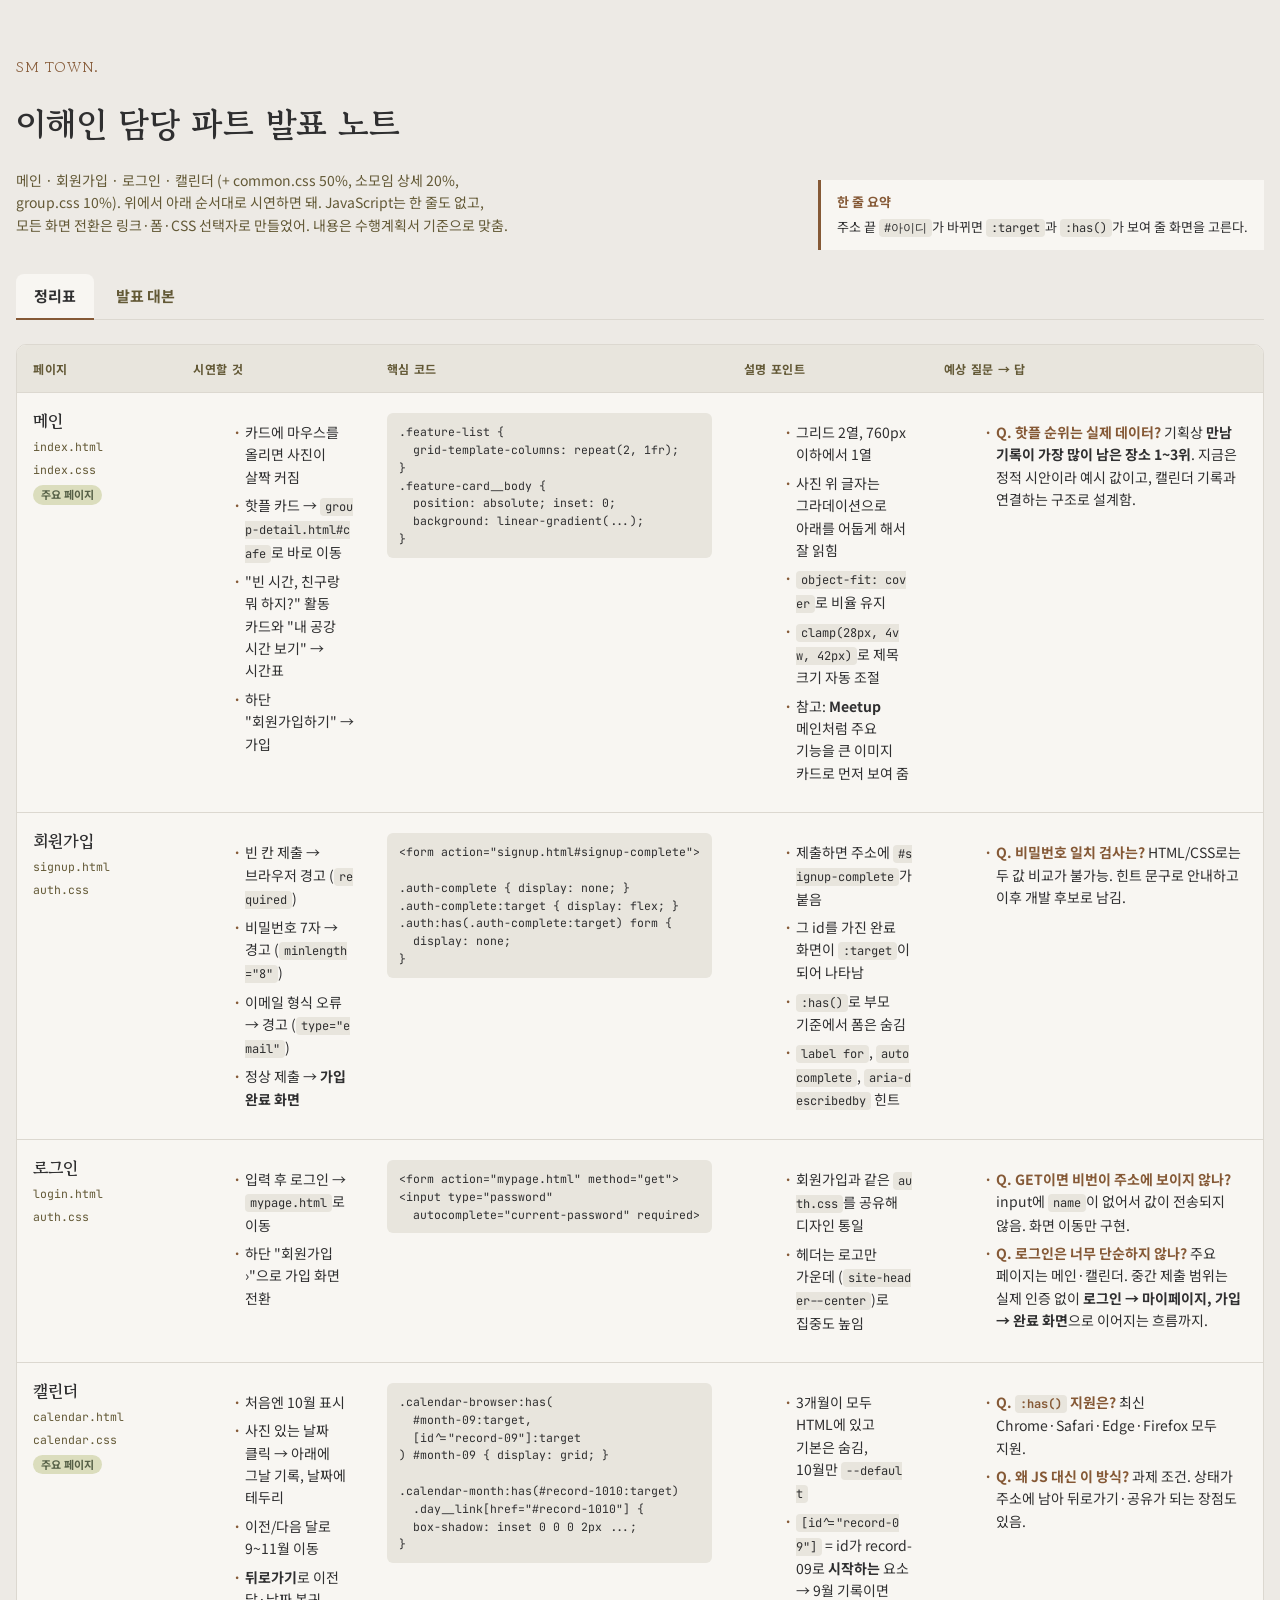
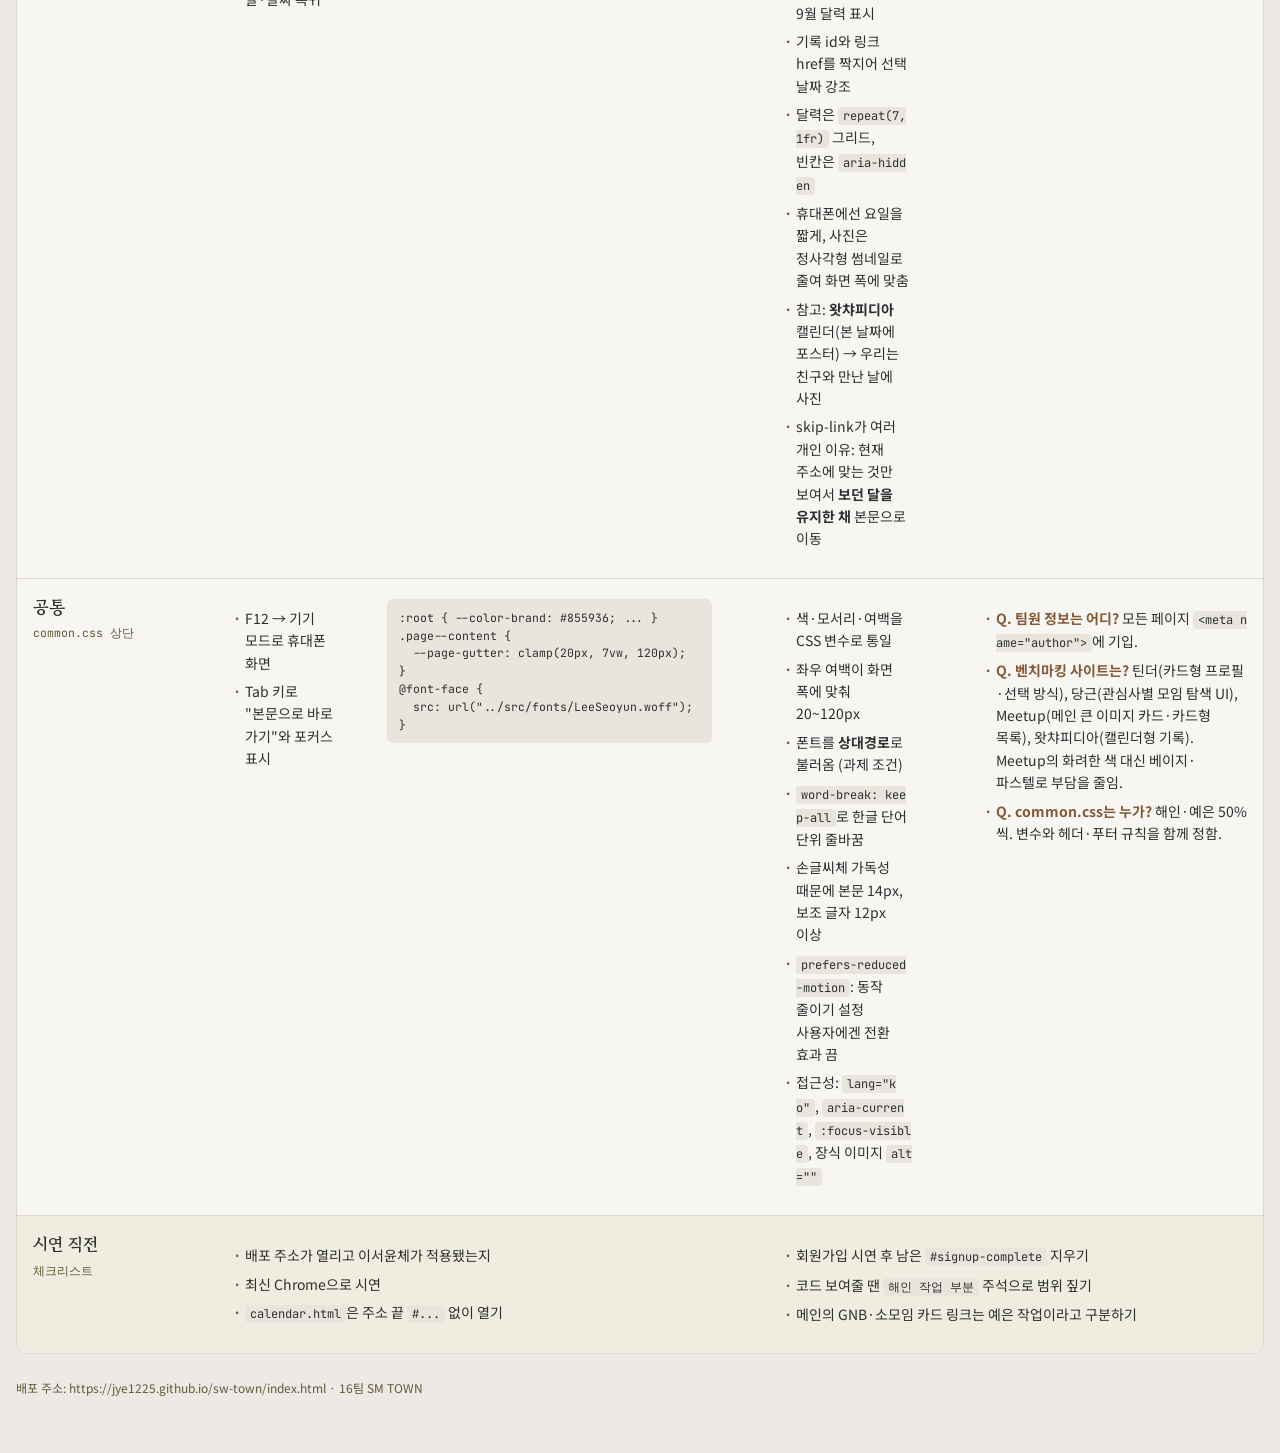
<file: docs/presentation-notes.html>
<!doctype html><html><head><meta charset=utf8><meta name=viewport content="width=device-width,initial-scale=1,viewport-fit=cover"><style>:root{color-scheme:light;box-sizing:border-box;padding-top:env(safe-area-inset-top,0px);padding-bottom:env(safe-area-inset-bottom,0px)}html{scroll-padding-top:env(safe-area-inset-top,0px)}body{margin:0;padding:0;font:14px -apple-system,BlinkMacSystemFont,sans-serif;background:#fff;color:#000}img{max-width:100%}[hidden]:not([hidden=until-found i]){display:none!important}</style></head><body>
<title>SM TOWN 발표 노트</title>
<meta name="claude:viewport-fit-sides" content="cover">
<link rel="preconnect" href="https://fonts.googleapis.com">
<link rel="preconnect" href="https://fonts.gstatic.com" crossorigin>
<link rel="stylesheet" href="https://fonts.googleapis.com/css2?family=Gowun+Batang:wght@700&family=Noto+Sans+KR:wght@400;500;700&family=JetBrains+Mono:wght@400;500&display=swap">
<style>
  /* Layout: 한 장짜리 발표 노트. 위에 짧은 머리말, 아래에 페이지별 한 표. 좁은 화면에선 행이 카드로 쌓임. */
  :root {
    /* 사이트 css/common.css 팔레트를 그대로 가져옴 */
    --bg: #edeae5;
    --surface: #f8f6f2;
    --border: #dcd8d0;
    --fg: #2f2f30;
    --sub: #635936;
    --brand: #855936;
    --active: #dbddbd;
    --olive: #566047;
    --code-bg: #e8e5dd;
    --font-display: "Gowun Batang", "Noto Serif KR", serif;
    --font-body: "Noto Sans KR", "Apple SD Gothic Neo", "Malgun Gothic", system-ui, sans-serif;
    --font-mono: "JetBrains Mono", ui-monospace, "SFMono-Regular", Menlo, monospace;
  }
  @media (prefers-color-scheme: dark) {
    :root:not([data-theme="light"]) {
      --bg: #1f1d1a; --surface: #292622; --border: #3d3933; --fg: #ece7df;
      --sub: #c9b98f; --brand: #d9a679; --active: #3c4130; --olive: #b3bf98; --code-bg: #34302a;
      color-scheme: dark;
    }
  }
  :root[data-theme="dark"] {
    --bg: #1f1d1a; --surface: #292622; --border: #3d3933; --fg: #ece7df;
    --sub: #c9b98f; --brand: #d9a679; --active: #3c4130; --olive: #b3bf98; --code-bg: #34302a;
    color-scheme: dark;
  }

  body {
    background: var(--bg);
    color: var(--fg);
    font-family: var(--font-body);
    font-size: 14px;
    line-height: 1.6;
    word-break: keep-all;
    padding-left: max(16px, env(safe-area-inset-left, 0px));
    padding-right: max(16px, env(safe-area-inset-right, 0px));
    padding-block: 40px 56px;
  }
  .wrap { max-width: 1280px; margin: 0 auto; display: flex; flex-direction: column; gap: 24px; }

  header { display: flex; flex-wrap: wrap; justify-content: space-between; align-items: flex-end; gap: 12px 32px; }
  .logo { font-family: var(--font-display); color: var(--brand); font-size: 15px; letter-spacing: 0.04em; }
  h1 { font-family: var(--font-display); font-size: clamp(24px, 3.2vw, 34px); line-height: 1.3; text-wrap: balance; }
  .lead { color: var(--sub); max-width: 62ch; }
  .key {
    display: flex; flex-direction: column; gap: 4px;
    padding: 12px 16px; border-left: 3px solid var(--brand); background: var(--surface);
    font-size: 13px; max-width: 420px;
  }
  .key strong { color: var(--brand); }

  .table-box { overflow-x: auto; border: 1px solid var(--border); border-radius: 10px; background: var(--surface); }
  table { width: 100%; border-collapse: collapse; min-width: 980px; }
  th, td { text-align: left; vertical-align: top; padding: 14px 16px; border-bottom: 1px solid var(--border); }
  thead th {
    font-size: 12px; font-weight: 700; letter-spacing: 0.06em; color: var(--sub);
    background: var(--code-bg); white-space: nowrap;
  }
  tbody tr:last-child td, tbody tr:last-child th { border-bottom: 0; }
  tbody th { width: 128px; }
  .page-name { display: block; font-family: var(--font-display); font-size: 17px; color: var(--fg); }
  .file { font-family: var(--font-mono); font-size: 11.5px; color: var(--sub); font-weight: 400; }
  .tag {
    display: inline-block; margin-top: 6px; padding: 1px 8px; border-radius: 99px;
    background: var(--active); color: var(--olive); font-size: 11px; font-weight: 700;
  }
  td ul { list-style: none; display: flex; flex-direction: column; gap: 6px; }
  td li { padding-left: 12px; position: relative; }
  td li::before { content: "·"; position: absolute; left: 0; color: var(--brand); font-weight: 700; }
  code {
    font-family: var(--font-mono); font-size: 12px;
    background: var(--code-bg); padding: 1px 5px; border-radius: 4px; word-break: break-all;
  }
  pre {
    font-family: var(--font-mono); font-size: 11.5px; line-height: 1.55;
    background: var(--code-bg); padding: 10px 12px; border-radius: 6px;
    overflow-x: auto; white-space: pre; margin-top: 6px;
  }
  .q { font-weight: 700; color: var(--brand); }
  .row-check td, .row-check th { background: color-mix(in srgb, var(--active) 35%, var(--surface)); }

  footer { font-size: 12px; color: var(--sub); }

  /* 탭 */
  .tabs { display: flex; gap: 4px; border-bottom: 1px solid var(--border); }
  .tab {
    appearance: none; border: 0; background: transparent; cursor: pointer;
    font: inherit; font-weight: 700; font-size: 15px; color: var(--sub);
    padding: 10px 18px; border-radius: 8px 8px 0 0; margin-bottom: -1px;
    border-bottom: 2px solid transparent;
  }
  .tab:hover { background: var(--surface); }
  .tab[aria-selected="true"] { color: var(--fg); border-bottom-color: var(--brand); background: var(--surface); }
  .tab:focus-visible, a:focus-visible { outline: 2px solid var(--brand); outline-offset: 2px; }

  /* 대본 */
  .script { display: flex; flex-direction: column; gap: 14px; max-width: 760px; }
  .script-meta { color: var(--sub); font-size: 13px; }
  .scene {
    display: flex; flex-direction: column; gap: 10px;
    padding: 20px 22px; border: 1px solid var(--border); border-radius: 10px; background: var(--surface);
  }
  .scene h2 {
    display: flex; justify-content: space-between; align-items: baseline; gap: 12px;
    font-family: var(--font-display); font-size: 19px; text-wrap: balance;
  }
  .scene h2 .time { font-family: var(--font-body); font-size: 12px; font-weight: 500; color: var(--sub); white-space: nowrap; font-variant-numeric: tabular-nums; }
  .scene p { font-size: 15.5px; line-height: 1.8; }
  .cue {
    align-self: flex-start; font-size: 12.5px; font-weight: 700; color: var(--olive);
    background: var(--active); padding: 3px 10px; border-radius: 6px;
  }
  .cue.optional { background: transparent; border: 1px dashed var(--olive); }
  .scene em { font-style: normal; font-weight: 700; color: var(--brand); }
  .tips { font-size: 13.5px; padding: 14px 18px; border-left: 3px solid var(--brand); background: var(--surface); }
  .tips ul { padding-left: 18px; display: flex; flex-direction: column; gap: 4px; margin-top: 6px; }
  .fill { background: #f3dc8a; color: #3a2f12; padding: 0 4px; border-radius: 3px; }
  .pre {
    display: inline-block; margin-right: 4px; padding: 0 6px; border-radius: 4px;
    font-size: 11px; font-weight: 700; vertical-align: 2px;
    color: var(--brand); border: 1px solid var(--brand);
  }
  @media (max-width: 760px) {
    .scene { padding: 16px; }
    .scene p { font-size: 15px; }
  }

  /* 휴대폰: 표 행을 카드로 */
  @media (max-width: 760px) {
    body { padding-block: 28px 40px; }
    .table-box { border: 0; background: transparent; overflow: visible; }
    table, thead, tbody, tr, th, td { display: block; min-width: 0; width: auto; }
    table { min-width: 0; }
    thead { display: none; }
    tbody { display: flex; flex-direction: column; gap: 14px; }
    tbody tr { border: 1px solid var(--border); border-radius: 10px; background: var(--surface); overflow: hidden; }
    tbody th { width: auto; background: var(--code-bg); }
    td { border-bottom: 1px solid var(--border); min-width: 0; }
    td::before {
      content: attr(data-label); display: block; margin-bottom: 6px;
      font-size: 11px; font-weight: 700; letter-spacing: 0.06em; color: var(--sub);
    }
    tbody tr td:last-child { border-bottom: 0; }
  }
</style>

<div class="wrap">
  <header>
    <div>
      <p class="logo">SM TOWN.</p>
      <h1>이해인 담당 파트 발표 노트</h1>
      <p class="lead">메인 · 회원가입 · 로그인 · 캘린더 (+ common.css 50%, 소모임 상세 20%, group.css 10%). 위에서 아래 순서대로 시연하면 돼. JavaScript는 한 줄도 없고, 모든 화면 전환은 링크·폼·CSS 선택자로 만들었어. 내용은 수행계획서 기준으로 맞춤.</p>
    </div>
    <div class="key">
      <strong>한 줄 요약</strong>
      <span>주소 끝 <code>#아이디</code>가 바뀌면 <code>:target</code>과 <code>:has()</code>가 보여 줄 화면을 고른다.</span>
    </div>
  </header>

  <div class="tabs" role="tablist" aria-label="보기 선택">
    <button class="tab" role="tab" id="tab-table" aria-controls="panel-table" aria-selected="true">정리표</button>
    <button class="tab" role="tab" id="tab-script" aria-controls="panel-script" aria-selected="false" tabindex="-1">발표 대본</button>
  </div>

  <section id="panel-table" role="tabpanel" aria-labelledby="tab-table">
  <div class="table-box">
    <table>
      <thead>
        <tr>
          <th scope="col">페이지</th>
          <th scope="col">시연할 것</th>
          <th scope="col">핵심 코드</th>
          <th scope="col">설명 포인트</th>
          <th scope="col">예상 질문 → 답</th>
        </tr>
      </thead>
      <tbody>
        <tr>
          <th scope="row"><span class="page-name">메인</span><span class="file">index.html<br>index.css</span><br><span class="tag">주요 페이지</span></th>
          <td data-label="시연할 것"><ul>
            <li>카드에 마우스를 올리면 사진이 살짝 커짐</li>
            <li>핫플 카드 → <code>group-detail.html#cafe</code>로 바로 이동</li>
            <li>"빈 시간, 친구랑 뭐 하지?" 활동 카드와 "내 공강 시간 보기" → 시간표</li>
            <li>하단 "회원가입하기" → 가입</li>
          </ul></td>
          <td data-label="핵심 코드">
            <pre>.feature-list {
  grid-template-columns: repeat(2, 1fr);
}
.feature-card__body {
  position: absolute; inset: 0;
  background: linear-gradient(...);
}</pre>
          </td>
          <td data-label="설명 포인트"><ul>
            <li>그리드 2열, 760px 이하에서 1열</li>
            <li>사진 위 글자는 그라데이션으로 아래를 어둡게 해서 잘 읽힘</li>
            <li><code>object-fit: cover</code>로 비율 유지</li>
            <li><code>clamp(28px, 4vw, 42px)</code>로 제목 크기 자동 조절</li>
            <li>참고: <strong>Meetup</strong> 메인처럼 주요 기능을 큰 이미지 카드로 먼저 보여 줌</li>
          </ul></td>
          <td data-label="예상 질문 → 답"><ul>
            <li><span class="q">Q. 핫플 순위는 실제 데이터?</span> 기획상 <strong>만남 기록이 가장 많이 남은 장소 1~3위</strong>. 지금은 정적 시안이라 예시 값이고, 캘린더 기록과 연결하는 구조로 설계함.</li>
          </ul></td>
        </tr>

        <tr>
          <th scope="row"><span class="page-name">회원가입</span><span class="file">signup.html<br>auth.css</span></th>
          <td data-label="시연할 것"><ul>
            <li>빈 칸 제출 → 브라우저 경고 (<code>required</code>)</li>
            <li>비밀번호 7자 → 경고 (<code>minlength="8"</code>)</li>
            <li>이메일 형식 오류 → 경고 (<code>type="email"</code>)</li>
            <li>정상 제출 → <strong>가입 완료 화면</strong></li>
          </ul></td>
          <td data-label="핵심 코드">
            <pre>&lt;form action="signup.html#signup-complete"&gt;

.auth-complete { display: none; }
.auth-complete:target { display: flex; }
.auth:has(.auth-complete:target) form {
  display: none;
}</pre>
          </td>
          <td data-label="설명 포인트"><ul>
            <li>제출하면 주소에 <code>#signup-complete</code>가 붙음</li>
            <li>그 id를 가진 완료 화면이 <code>:target</code>이 되어 나타남</li>
            <li><code>:has()</code>로 부모 기준에서 폼은 숨김</li>
            <li><code>label for</code>, <code>autocomplete</code>, <code>aria-describedby</code> 힌트</li>
          </ul></td>
          <td data-label="예상 질문 → 답"><ul>
            <li><span class="q">Q. 비밀번호 일치 검사는?</span> HTML/CSS로는 두 값 비교가 불가능. 힌트 문구로 안내하고 이후 개발 후보로 남김.</li>
          </ul></td>
        </tr>

        <tr>
          <th scope="row"><span class="page-name">로그인</span><span class="file">login.html<br>auth.css</span></th>
          <td data-label="시연할 것"><ul>
            <li>입력 후 로그인 → <code>mypage.html</code>로 이동</li>
            <li>하단 "회원가입 ›"으로 가입 화면 전환</li>
          </ul></td>
          <td data-label="핵심 코드">
            <pre>&lt;form action="mypage.html" method="get"&gt;
&lt;input type="password"
  autocomplete="current-password" required&gt;</pre>
          </td>
          <td data-label="설명 포인트"><ul>
            <li>회원가입과 같은 <code>auth.css</code>를 공유해 디자인 통일</li>
            <li>헤더는 로고만 가운데 (<code>site-header--center</code>)로 집중도 높임</li>
          </ul></td>
          <td data-label="예상 질문 → 답"><ul>
            <li><span class="q">Q. GET이면 비번이 주소에 보이지 않나?</span> input에 <code>name</code>이 없어서 값이 전송되지 않음. 화면 이동만 구현.</li>
            <li><span class="q">Q. 로그인은 너무 단순하지 않나?</span> 주요 페이지는 메인·캘린더. 중간 제출 범위는 실제 인증 없이 <strong>로그인 → 마이페이지, 가입 → 완료 화면</strong>으로 이어지는 흐름까지.</li>
          </ul></td>
        </tr>

        <tr>
          <th scope="row"><span class="page-name">캘린더</span><span class="file">calendar.html<br>calendar.css</span><br><span class="tag">주요 페이지</span></th>
          <td data-label="시연할 것"><ul>
            <li>처음엔 10월 표시</li>
            <li>사진 있는 날짜 클릭 → 아래에 그날 기록, 날짜에 테두리</li>
            <li>이전/다음 달로 9~11월 이동</li>
            <li><strong>뒤로가기</strong>로 이전 달·날짜 복귀</li>
          </ul></td>
          <td data-label="핵심 코드">
            <pre>.calendar-browser:has(
  #month-09:target,
  [id^="record-09"]:target
) #month-09 { display: grid; }

.calendar-month:has(#record-1010:target)
  .day__link[href="#record-1010"] {
  box-shadow: inset 0 0 0 2px ...;
}</pre>
          </td>
          <td data-label="설명 포인트"><ul>
            <li>3개월이 모두 HTML에 있고 기본은 숨김, 10월만 <code>--default</code></li>
            <li><code>[id^="record-09"]</code> = id가 record-09로 <strong>시작하는</strong> 요소 → 9월 기록이면 9월 달력 표시</li>
            <li>기록 id와 링크 href를 짝지어 선택 날짜 강조</li>
            <li>달력은 <code>repeat(7, 1fr)</code> 그리드, 빈칸은 <code>aria-hidden</code></li>
            <li>휴대폰에선 요일을 짧게, 사진은 정사각형 썸네일로 줄여 화면 폭에 맞춤</li>
            <li>참고: <strong>왓챠피디아</strong> 캘린더(본 날짜에 포스터) → 우리는 친구와 만난 날에 사진</li>
            <li>skip-link가 여러 개인 이유: 현재 주소에 맞는 것만 보여서 <strong>보던 달을 유지한 채</strong> 본문으로 이동</li>
          </ul></td>
          <td data-label="예상 질문 → 답"><ul>
            <li><span class="q">Q. <code>:has()</code> 지원은?</span> 최신 Chrome·Safari·Edge·Firefox 모두 지원.</li>
            <li><span class="q">Q. 왜 JS 대신 이 방식?</span> 과제 조건. 상태가 주소에 남아 뒤로가기·공유가 되는 장점도 있음.</li>
          </ul></td>
        </tr>

        <tr>
          <th scope="row"><span class="page-name">공통</span><span class="file">common.css 상단</span></th>
          <td data-label="시연할 것"><ul>
            <li>F12 → 기기 모드로 휴대폰 화면</li>
            <li>Tab 키로 "본문으로 바로 가기"와 포커스 표시</li>
          </ul></td>
          <td data-label="핵심 코드">
            <pre>:root { --color-brand: #855936; ... }
.page--content {
  --page-gutter: clamp(20px, 7vw, 120px);
}
@font-face {
  src: url("../src/fonts/LeeSeoyun.woff");
}</pre>
          </td>
          <td data-label="설명 포인트"><ul>
            <li>색·모서리·여백을 CSS 변수로 통일</li>
            <li>좌우 여백이 화면 폭에 맞춰 20~120px</li>
            <li>폰트를 <strong>상대경로</strong>로 불러옴 (과제 조건)</li>
            <li><code>word-break: keep-all</code>로 한글 단어 단위 줄바꿈</li>
            <li>손글씨체 가독성 때문에 본문 14px, 보조 글자 12px 이상</li>
            <li><code>prefers-reduced-motion</code>: 동작 줄이기 설정 사용자에겐 전환 효과 끔</li>
            <li>접근성: <code>lang="ko"</code>, <code>aria-current</code>, <code>:focus-visible</code>, 장식 이미지 <code>alt=""</code></li>
          </ul></td>
          <td data-label="예상 질문 → 답"><ul>
            <li><span class="q">Q. 팀원 정보는 어디?</span> 모든 페이지 <code>&lt;meta name="author"&gt;</code>에 기입.</li>
            <li><span class="q">Q. 벤치마킹 사이트는?</span> 틴더(카드형 프로필·선택 방식), 당근(관심사별 모임 탐색 UI), Meetup(메인 큰 이미지 카드·카드형 목록), 왓챠피디아(캘린더형 기록). Meetup의 화려한 색 대신 베이지·파스텔로 부담을 줄임.</li>
            <li><span class="q">Q. common.css는 누가?</span> 해인·예은 50%씩. 변수와 헤더·푸터 규칙을 함께 정함.</li>
          </ul></td>
        </tr>

        <tr class="row-check">
          <th scope="row"><span class="page-name">시연 직전</span><span class="file">체크리스트</span></th>
          <td data-label="시연할 것" colspan="2"><ul>
            <li>배포 주소가 열리고 이서윤체가 적용됐는지</li>
            <li>최신 Chrome으로 시연</li>
            <li><code>calendar.html</code>은 주소 끝 <code>#...</code> 없이 열기</li>
          </ul></td>
          <td data-label="설명 포인트" colspan="2"><ul>
            <li>회원가입 시연 후 남은 <code>#signup-complete</code> 지우기</li>
            <li>코드 보여줄 땐 <code>해인 작업 부분</code> 주석으로 범위 짚기</li>
            <li>메인의 GNB·소모임 카드 링크는 예은 작업이라고 구분하기</li>
          </ul></td>
        </tr>
      </tbody>
    </table>
  </div>
  </section>

  <section id="panel-script" class="script" role="tabpanel" aria-labelledby="tab-script" hidden>
    <p class="script-meta">사이트 전체 발표 · 약 8분 · 초록 칸은 그때 할 동작, 점선 칸은 시간이 남으면 하는 동작 · <mark class="fill">노란 칸</mark>은 발표 전에 채울 곳(수행계획서로 채울 수 있는 칸은 채워 둠) · <span class="pre">예상 질문 대비</span> 표시는 질문받기 전에 미리 답해 두는 문장 · 코드 질문은 각 담당자가 답변</p>

    <article class="scene">
      <h2>0. 인사와 기획 <span class="time">50초</span></h2>
      <p>안녕하세요, 16팀 SM TOWN 발표를 맡은 이해인입니다. 저희 팀은 이해인, 장예은, 조효원 세 명입니다.</p>
      <p>저희 학교는 학생들끼리의 친목 모임이나 교류 활동이 비교적 적은 편입니다. 에브리타임이나 스노로즈 같은 커뮤니티는 있지만 정보 공유와 익명 소통이 중심이라, 실제 오프라인 만남으로 이어지기는 어렵습니다.</p>
      <p>그래서 만든 SM TOWN은 <em>"눈송이들의 취향이 만나는 곳"</em>이라는 이름처럼, 같은 학교 학생들이 관심사와 공강 시간을 바탕으로 자연스럽게 친해지도록 돕는 <em>실명 기반 교내 친구·소모임 연결 서비스</em>입니다. 취향이 맞는 <em>친구를 찾고</em>, 관심 있는 <em>소모임에 참여하고</em>, 함께한 순간을 <em>캘린더에 기록하는</em> 흐름으로 설계했습니다.</p>
      <p><span class="pre">예상 질문 대비</span> 기획할 때는 <em>틴더</em>의 카드형 프로필, <em>당근</em>의 관심사별 모임 탐색, <em>Meetup</em>의 메인 화면 구성, <em>왓챠피디아</em>의 캘린더형 기록 방식을 참고했습니다. 다만 틴더처럼 연애가 목적이 아니라 교내 친구 관계에 초점을 맞췄고, 기존 서비스는 친구 찾기, 모임, 일정이 따로 떨어져 있어서, 저희는 <em>친구를 찾고, 둘 다 비는 공강을 맞추고, 만난 기록까지 남기는 과정</em>을 하나로 이었습니다. 특히 공강 맞추기는 대학생이라서 필요한 기능이라 생각해 넣었습니다.</p>
      <p>과제 조건에 맞춰 <em>JavaScript 없이 HTML과 CSS만으로</em> HTML 12개, CSS 7개로 화면을 만들었고, 버튼을 누르면 실제 서비스처럼 화면이 바뀌도록 구현했습니다. 사용자가 서비스를 처음 쓰는 순서대로 보여드리겠습니다.</p>
    </article>

    <article class="scene">
      <h2>1. 메인 <span class="time">50초</span></h2>
      <span class="cue">index.html 열기</span>
      <p>메인 화면입니다. "취향이 맞는 친구, 함께할 소모임을 찾아요."라는 문구로 서비스 목적을 먼저 보여 주고, <em>Meetup</em>의 메인처럼 서비스의 두 축인 <em>친구 찾기</em>와 <em>소모임 찾기</em>를 큰 이미지 카드로 배치해 원하는 기능을 바로 고를 수 있게 했습니다.</p>
      <span class="cue">카드에 마우스 올리기</span>
      <p><span class="pre">예상 질문 대비</span> 사진 위 글자는 사진에 따라 안 읽힐 수 있어서, 글자 뒤로 <em>아래쪽이 점점 어두워지는 그라데이션</em>을 깔아 어떤 사진이 와도 잘 보이게 했습니다.</p>
      <span class="cue">스크롤</span>
      <p>아래로 내리면 만남 기록이 가장 많이 남은 장소를 보여 주는 <em>"이번 달 눈송이들의 핫플레이스"</em>와, 공강 시간에 친구와 할 만한 활동을 추천하는 <em>"빈 시간, 친구랑 뭐 하지?"</em>가 있고, 맨 아래에는 처음 온 사용자를 위한 회원가입 안내가 있습니다. <span class="pre">예상 질문 대비</span> 핫플 카드의 1, 2, 3은 꾸밈용 번호가 아니라 <em>만남 기록 순위</em>로, 캘린더 기록과 메인 화면이 이어지도록 기획했습니다. 각 카드는 관련 소모임 상세 화면으로 바로 연결됩니다.</p>
    </article>

    <article class="scene">
      <h2>2. 회원가입 · 로그인 <span class="time">50초</span></h2>
      <span class="cue">하단 "회원가입하기 →" 클릭</span>
      <p>처음이라면 회원가입부터 합니다.</p>
      <span class="cue">빈 칸으로 제출 → 경고</span>
      <p>이메일, 비밀번호, 비밀번호 확인, 닉네임을 입력합니다. HTML 기본 입력 검사로 칸을 비우거나 이메일 형식이 틀리면 브라우저가 바로 알려 주고, 비밀번호는 8자 이상만 받습니다.</p>
      <span class="cue">정상 입력 후 제출 → 완료 화면</span>
      <p>가입하면 환영 화면이 나옵니다. 주소 끝에 붙는 <code>#signup-complete</code>를 CSS <code>:target</code>이 알아보고 폼 대신 완료 화면을 보여 주는 방식입니다. 여기서 바로 프로필을 채우러 갈 수 있습니다.</p>
      <p><span class="pre">예상 질문 대비</span> 비밀번호 확인 칸이 실제로 일치하는지는 HTML과 CSS만으로 비교할 수 없어서, 안내 문구로 대신했습니다.</p>
      <span class="cue optional">login.html → 로그인 → 마이페이지</span>
      <p>로그인은 로고만 있는 간결한 헤더와 같은 디자인으로 통일했고, 로그인하면 마이페이지로 이동합니다. 실제 회원 인증은 이번 범위에서 제외하고 화면 흐름까지 구현했습니다.</p>
    </article>

    <article class="scene">
      <h2>3. 프로필 수정 <span class="time">40초</span></h2>
      <span class="cue">"내 프로필 채우러 가기" 클릭</span>
      <p>프로필 수정 화면입니다. 마이페이지와 같은 순서와 카드 디자인으로 사진, 닉네임, 나이, MBTI, 관심사, 좋아하는 노래, 자기소개, 그리고 <em>주간 시간표</em>까지 입력합니다. 이 정보가 친구 추천과 공강 맞추기의 기준이 됩니다.</p>
      <span class="cue">관심사 몇 개 체크 → "입력 내용 확인"</span>
      <p>관심사는 여러 개를 고를 수 있는 태그 형태입니다. 입력을 마치고 확인을 누르면 입력 내용을 점검하는 안내가 나옵니다. 이번에는 정보 입력과 확인 안내까지 구현했고, 실제 저장은 되지 않는다는 점도 화면에서 솔직하게 알려 줍니다.</p>
    </article>

    <article class="scene">
      <h2>4. 친구 찾기 → 프로필 → 공강 맞추기 <span class="time">1분 30초</span></h2>
      <span class="cue">상단 FRIEND 클릭</span>
      <p>이제 친구를 찾아보겠습니다. <em>틴더</em>의 카드형 UI를 참고해 취향이 비슷한 친구가 한 명씩 카드로 추천되고, 카드에는 사진, 이름, MBTI, 전공, 학번, 자기소개, 관심사 태그가 담겨 있습니다.</p>
      <span class="cue">✕ 버튼 두세 번</span>
      <p>✕를 누르면 다음 친구로 넘어갑니다. <span class="pre">예상 질문 대비</span> 화면에 보이지 않는 <em>라디오 버튼</em>이 카드 수만큼 있고, ✕ 버튼이 다음 번호의 라디오를 선택합니다. CSS가 <em>지금 체크된 라디오 번호</em>를 보고 그 카드만 보여 주는 방식입니다.</p>
      <span class="cue">♡ 버튼 → 친구 프로필</span>
      <p>마음에 들면 ♡를 눌러 프로필을 봅니다. 친구 프로필은 마이페이지를 간소화한 형태로, 다른 사람의 정보라는 점을 고려해 관심사와 좋아하는 노래처럼 필요한 정보만 담았습니다.</p>
      <span class="cue optional">"내 친구 목록" 탭</span>
      <p>이미 친구가 된 사람들은 목록형 화면에서 사진, 전공, 학번, 소개를 한눈에 보고 프로필로 들어갈 수 있습니다.</p>
      <span class="cue">"함께 만날 시간 찾기" 클릭</span>
      <p>여기서 <em>공강 맞추기</em>로 넘어가면 내 시간표와 친구 시간표를 겹쳐서 둘 다 비는 시간을 별도 색으로 강조하고, 아래에 함께 만날 수 있는 시간대를 목록으로 정리해 줍니다. 각 시간대 옆의 링크로 <em>함께할 소모임 찾기</em>까지 바로 이어집니다. "언제 만나지?"라는 대학생의 실제 고민을 해결하려고 넣은 기능입니다. <span class="pre">예상 질문 대비</span> 시간표는 표 태그로 만들고, 수업 시간, 빈 시간, 함께 가능한 시간을 색으로 구분해 아래 범례로 설명했습니다.</p>
      <span class="cue optional">친구 탭 바꿔 보기</span>
      <p>위의 탭으로 다른 친구와의 공강도 바로 비교할 수 있습니다.</p>
    </article>

    <article class="scene">
      <h2>5. 소모임 <span class="time">1분</span></h2>
      <span class="cue">상단 GROUP 클릭</span>
      <p>다음은 소모임입니다. 일대일 만남이 부담스러운 학생도 편하게 어울릴 수 있도록 여러 명이 함께하는 모임을 준비했습니다. <em>당근</em>의 모임 페이지처럼 대표 이미지, 이름, 소개, 일정, 참여 인원을 카드로 정리해 여러 모임을 한눈에 비교할 수 있고, 전체, 운동, 독서, 카페, 문화, 산책 카테고리로 둘러볼 수 있습니다.</p>
      <span class="cue">카테고리 버튼 두어 개 눌러 보기</span>
      <p>카테고리를 누르면 해당 모임만 걸러져 보입니다. 카테고리 버튼들은 <em>하나만 고를 수 있는 라디오 버튼</em>이라, 선택된 카테고리를 CSS가 보고 맞는 모임만 남깁니다.</p>
      <span class="cue">모임 카드 하나 클릭 → 상세</span>
      <p>모임을 누르면 상세 화면이 나옵니다. 왼쪽에는 대표 이미지, 모임 소개, 진행 방식, 함께하는 친구들을, 오른쪽에는 일정, 장소, 정원 같은 참여에 필요한 정보를 모았습니다.</p>
      <span class="cue">"참여 신청하기" 클릭 → 다시 클릭</span>
      <p>참여 신청을 누르면 "신청 완료"로 바뀌고 인원 표시도 함께 달라지며, 다시 누르면 취소됩니다. 아래의 공강 비교 링크로 함께할 친구와 시간도 바로 맞춰 볼 수 있습니다. <span class="pre">예상 질문 대비</span> 버튼 안에 <em>체크박스</em>가 있어서, 체크되어 있으면 "신청 완료", 아니면 "참여 신청하기" 문구를 보여 줍니다.</p>
    </article>

    <article class="scene">
      <h2>6. 만남 기록 캘린더 <span class="time">1분</span></h2>
      <span class="cue">상단 CALENDAR 클릭</span>
      <p>친구나 모임을 만난 뒤에는 <em>만남 기록 캘린더</em>에 그날을 남깁니다. <em>왓챠피디아</em>가 본 작품의 포스터를 날짜에 띄우듯, 저희는 친구와 만난 날에 그날 사진을 띄워 글을 읽지 않아도 한 달을 돌아볼 수 있게 했습니다. <span class="pre">예상 질문 대비</span> 날짜 칸을 크게 잡은 건 사진이 잘 보이도록 자리를 확보하기 위해서입니다.</p>
      <span class="cue">10월 15일 클릭</span>
      <p>날짜를 누르면 선택한 날에 테두리가 생기고, 아래에 그날의 사진, 장소, 함께한 친구, 메모가 열립니다.</p>
      <span class="cue">"이전 달" → 9월, "다음 달" → 11월 → 뒤로가기</span>
      <p>달을 넘겨 2학기인 9월부터 11월까지 볼 수 있습니다. <span class="pre">예상 질문 대비</span> 캘린더는 라디오가 아니라 <em>주소 끝의 # 부분</em>으로 지금 보는 달과 날짜를 기억합니다. 그래서 브라우저 뒤로가기를 누르면 이전에 보던 달로 돌아갑니다.</p>
    </article>

    <article class="scene">
      <h2>7. 마이페이지 <span class="time">30초</span></h2>
      <span class="cue">상단 MY PAGE 클릭</span>
      <p>마지막으로 마이페이지입니다. 내 프로필과 관심사, 좋아하는 노래, 주간 시간표, 참여 중인 소모임을 카드로 나눠 한곳에서 확인하고, 친구 목록, 캘린더, 프로필 수정으로 바로 이동할 수 있습니다. 시간표에서는 공강 비교로, 소모임 카드에서는 상세 화면으로 이어져 지금까지 본 기능들이 여기로 모입니다.</p>
    </article>

    <article class="scene">
      <h2>8. 디자인과 사용성 <span class="time">1분</span></h2>
      <p><span class="pre">예상 질문 대비</span> 세 명이 나눠 만들었지만 하나의 서비스처럼 보이도록, 색상, 모서리, 여백을 <em>공통 CSS 파일 하나에 변수로 모아</em> 모든 화면이 같은 값을 쓰게 했습니다. 새로운 사람을 만나는 부담을 줄이려고, Meetup의 화려한 색 대신 베이지 배경에 올리브와 브라운 계열의 차분한 색, 둥근 모서리와 넉넉한 여백으로 따뜻한 분위기를 냈습니다. 관심사, 모집 상태, MBTI는 태그와 배지로 구분하고, 헤더에서는 지금 보고 있는 메뉴를 배경색으로 표시했습니다.</p>
      <p><span class="pre">예상 질문 대비</span> 글꼴은 손글씨 느낌의 <em>이서윤체</em>를 로고부터 본문까지 통일해 친근한 브랜드 느낌을 주었고, 손글씨체라 가독성을 위해 본문은 14px, 보조 글자는 12px 이상으로 정했습니다. 로고는 브랜드 색으로 구분했습니다. 각 페이지 제목 위의 짧은 영어 문구는 <em>페이지 성격을 한 단어로 보여 주는 머리말</em>로, 모든 페이지에 같은 구조로 넣었습니다.</p>
      <p><span class="pre">예상 질문 대비</span> 눈송이 프로필과 소모임 아이콘은 사이트 색에 맞춘 SVG 그림으로, <mark class="fill">누가 · 어떻게 만들었는지</mark>.</p>
      <span class="cue">F12 → 휴대폰 화면으로 두세 페이지</span>
      <p>화면 폭에 따라 카드의 열 수, 메뉴 배치, 달력 크기가 바뀌는 반응형이라 휴대폰에서도 가로 스크롤 없이 쓸 수 있습니다.</p>
      <span class="cue">Tab 키 누르기</span>
      <p>접근성도 고려했습니다. 키보드만으로 모든 화면을 쓸 수 있고, "본문으로 바로 가기" 링크와 포커스 표시, 이미지 대체 텍스트, 현재 메뉴 표시를 넣었으며, 동작 줄이기 설정을 켠 사용자에게는 전환 효과를 끕니다. <span class="pre">예상 질문 대비</span> 캘린더처럼 주소로 상태를 기억하는 화면은 바로가기 링크를 누르면 보던 달이 초기화되기 때문에, <em>지금 보는 상태를 유지한 채</em> 본문으로 이동하는 링크를 따로 만들었습니다.</p>
    </article>

    <article class="scene">
      <h2>9. 마무리 <span class="time">40초</span></h2>
      <p>정리하면, SM TOWN은 <em>친구 찾기, 공강 맞추기, 소모임 참여, 만남 기록</em>을 하나의 흐름으로 연결한 서비스입니다.</p>
      <p><span class="pre">예상 질문 대비</span> JavaScript 없이 화면 상태를 기억하는 방법은 세 가지를 썼습니다. 하나만 고르는 곳은 <em>라디오 버튼</em>, 켰다 껐다 하는 곳은 <em>체크박스</em>, 뒤로가기가 필요한 곳은 <em>주소의 #</em>입니다. 이 상태를 CSS의 <code>:checked</code>, <code>:target</code>, <code>:has()</code> 선택자로 읽어서 화면을 바꿨습니다.</p>
      <p>다만 <code>:has()</code>를 쓰기 때문에 최신 Chrome, Edge, Safari, Firefox를 권장합니다. 실제 회원 인증, 저장, 사진 업로드는 이후 개발 과제로 남겨 두었습니다.</p>
      <p>코드에 대한 질문은 각 화면을 맡은 팀원이 답변드리겠습니다. 팀장인 저 이해인은 메인, 로그인, 회원가입, 캘린더를, 장예은 님은 소모임 목록과 상세, 마이페이지, 프로필 수정을, 조효원 님은 친구 찾기, 친구 목록, 친구 프로필, 공강 맞추기를 맡았고, 공통 스타일은 이해인과 장예은 님이 함께 만들었습니다. 감사합니다.</p>
    </article>

    <div class="tips">
      <strong>시간 조절 팁</strong>
      <ul>
        <li>참고 사이트 칸은 수행계획서 내용(틴더·당근·Meetup·왓챠피디아)으로 채움. 남은 노란 칸 1곳(SVG 제작 방법)은 수행계획서에 없으니 발표 전에 채우고, 모르면 그 문장은 빼기.</li>
        <li>추가한 문장 때문에 약 9분이 될 수 있음. 길면 0번의 에브리타임 문단과 각 장면의 "참고" 문장을 줄이기.</li>
        <li>6분으로 줄일 땐 점선 칸 동작, 3번 프로필 수정, 6번과 8번의 대비 문장을 빼기. 9번의 "세 가지 방법" 문장은 남기기.</li>
        <li>시연 전에 모든 탭을 주소 끝 <code>#</code> 없이 열어 두기. 특히 <code>calendar.html</code>, <code>signup.html</code>.</li>
        <li>소모임에서 "참여 신청"은 다시 눌러 원래대로 돌려놓기.</li>
      </ul>
    </div>
  </section>

  <footer>배포 주소: https://jye1225.github.io/sw-town/index.html · 16팀 SM TOWN</footer>
</div>

<script>
  (function () {
    var tabs = Array.prototype.slice.call(document.querySelectorAll('.tab'));
    var names = { table: 'tab-table', script: 'tab-script' };

    function select(tab, focus) {
      tabs.forEach(function (t) {
        var on = t === tab;
        t.setAttribute('aria-selected', on ? 'true' : 'false');
        t.tabIndex = on ? 0 : -1;
        document.getElementById(t.getAttribute('aria-controls')).hidden = !on;
      });
      if (focus) tab.focus();
      try { localStorage.setItem('smtown-tab', tab.id); } catch (e) {}
    }

    tabs.forEach(function (t, i) {
      t.addEventListener('click', function () { select(t); });
      t.addEventListener('keydown', function (e) {
        if (e.key === 'ArrowRight' || e.key === 'ArrowLeft') {
          var next = tabs[(i + (e.key === 'ArrowRight' ? 1 : tabs.length - 1)) % tabs.length];
          select(next, true);
          e.preventDefault();
        }
      });
    });

    var start = names[location.hash.slice(1)];
    if (!start) { try { start = localStorage.getItem('smtown-tab'); } catch (e) {} }
    var el = start && document.getElementById(start);
    if (el) select(el);
  })();
</script>

</body></html>
</file>
<file: css/common.css>
/* ------- 해인 작업 부분 ------- */

/* 폰트 */
@font-face {
  font-family: "IsYun";
  src: url("../src/fonts/LeeSeoyun.woff") format("woff");
  font-weight: normal;
  font-display: swap;
}

/* 전역 변수 */
:root {
  /* 기본 색상 */
  --color-bg: #edeae5;
  --color-surface: #f8f6f2;
  --color-border: #dcd8d0;
  --color-text: #2f2f30;
  --color-text-sub: #635936;
  --color-brand: #855936;
  --color-active: #dbddbd;
  --color-primary: #35454e;
  --color-muted: #6a6458;
  --color-olive: #566047;
  --color-paper: #fffdf9;
  --color-white: #fff;
  --color-white-soft: rgba(255, 255, 255, 0.85);
  --color-surface-sunken: #efede6;
  --color-surface-strong: #e8e5dd;

  /* 상태 색상 */
  --color-primary-hover: #26373f;
  --color-active-hover: #cfd2ad;
  --color-active-border: #c4c9a4;
  --color-disabled: #696e69;

  /* 포인트 색상 */
  --color-olive-light: #e6e8d8;
  --color-olive-border: #d3d7be;
  --color-olive-line: #a5ae96;
  --color-olive-strong: #6b7657;
  --color-olive-dark: #435039;
  --color-warm-light: #eaded8;
  --color-warm-border: #dfcdbd;
  --color-warm-dark: #765642;
  --color-sage-light: #e2e8e4;
  --color-sage-dark: #405b55;
  --color-rose: #8d534d;

  /* 시간표 색상 */
  --color-time-course: #e8e9dc;
  --color-time-free: #e2e6d3;
  --color-time-shared: #cbd8b4;
  --color-time-shared-text: #304126;

  --page-width: 1440px;
  --page-gutter: 120px;
  --radius-sm: 8px;
  --radius-md: 10px;
  --radius-lg: 12px;

  --font-base:
    "IsYun", ui-sans-serif, system-ui, -apple-system, "Apple SD Gothic Neo",
    "Malgun Gothic", "Segoe UI", Roboto, sans-serif;
}

/* 기본 스타일 */
*,
*::before,
*::after {
  box-sizing: border-box;
  margin: 0;
  padding: 0;
}

body {
  min-height: 100vh;
  background: var(--color-bg);
  color: var(--color-text);
  font-family: var(--font-base);
  line-height: 1.5;
  -webkit-font-smoothing: antialiased;
  -moz-osx-font-smoothing: grayscale;
}

a {
  color: inherit;
  text-decoration: none;
}

img {
  display: block;
  max-width: 100%;
}

button,
input {
  font: inherit;
  color: inherit;
}

/* 레이아웃 */
.page {
  display: flex;
  flex-direction: column;
  width: 100%;
  max-width: var(--page-width);
  min-height: 100vh;
  margin: 0 auto;
  background: var(--color-bg);
}

.page-main {
  flex: 1;
}

/* 헤더 */
.site-header {
  display: flex;
  justify-content: space-between;
  align-items: center;
  flex-shrink: 0;
  height: 88px;
  padding: 0 var(--page-gutter);
  border-bottom: 1px solid var(--color-border);
}

.site-header--center {
  justify-content: center;
}

.logo {
  font-size: 28px;
  font-weight: 700;
  color: var(--color-brand);
}

/* 네비게이션 */
.gnb {
  display: flex;
  align-items: center;
  gap: 14px;
}

.gnb__link {
  display: flex;
  align-items: center;
  height: 44px;
  padding: 0 20px;
  border-radius: var(--radius-sm);
  font-size: 15px;
  font-weight: 500;
  transition: background-color 0.2s;
}

.gnb__link:hover {
  background: var(--color-surface);
}

.gnb__link.is-active {
  background: var(--color-active);
  font-weight: 700;
}

.profile-btn {
  display: flex;
  justify-content: center;
  align-items: center;
  width: 42px;
  height: 42px;
  border: 1px solid var(--color-border);
  border-radius: 50%;
  background: var(--color-surface);
}

.profile-btn svg {
  width: 21px;
  height: 21px;
}

/* 푸터 */
.site-footer {
  display: flex;
  justify-content: space-between;
  align-items: center;
  flex-shrink: 0;
  height: 100px;
  padding: 0 var(--page-gutter);
  border-top: 1px solid var(--color-border);
  font-size: 14px;
  color: var(--color-text-sub);
}

/* 버튼 */
.btn {
  display: inline-flex;
  justify-content: center;
  align-items: center;
  height: 48px;
  padding: 0 22px;
  border: 1px solid var(--color-border);
  border-radius: var(--radius-sm);
  background: var(--color-surface);
  font-size: 16px;
  font-weight: 700;
  cursor: pointer;
}

.btn--primary {
  width: 100%;
  background: var(--color-primary);
  color: var(--color-bg);
}

/* 스크린 리더 전용 텍스트 */
.sr-only {
  position: absolute;
  width: 1px;
  height: 1px;
  overflow: hidden;
  clip: rect(0 0 0 0);
  white-space: nowrap;
}

/* --------------------- */

/* ------- 예은 작업 부분 ------- */

/* 본문 중심 화면에서 사용하는 유동 여백입니다. */
.page--content {
  --page-gutter: clamp(20px, 7vw, 120px);
}

.page-main--padded {
  min-width: 0;
  padding: 48px var(--page-gutter) 72px;
}

/* 같은 헤더의 간결한 변형: 필요한 화면에서 선택해 사용합니다. */
.site-header--compact {
  height: auto;
  min-height: 88px;
  gap: 20px;
  padding-block: 20px;
}

.gnb--compact {
  flex-wrap: wrap;
  justify-content: flex-end;
  gap: 4px;
}

.gnb--compact .gnb__link {
  padding-inline: 14px;
  font-size: 14px;
}

.gnb--compact .profile-btn {
  flex-shrink: 0;
  margin-left: 10px;
}

.site-footer--compact {
  height: auto;
  min-height: 88px;
  flex-wrap: wrap;
  gap: 8px;
  padding-block: 24px;
  font-size: 12px;
}

.btn--sm {
  gap: 8px;
  height: 42px;
  padding-inline: 18px;
  font-size: 14px;
  text-decoration: none;
  transition:
    background-color 0.2s,
    border-color 0.2s;
}

.btn--inline {
  width: auto;
}

.btn--sm:hover:not(:disabled) {
  border-color: var(--color-brand);
  background: var(--color-surface-strong);
}

.btn--sm.btn--primary:hover:not(:disabled) {
  background: var(--color-primary-hover);
}

.btn:disabled {
  border-color: var(--color-disabled);
  background: var(--color-disabled);
  color: var(--color-white);
  cursor: not-allowed;
}

/* ---------- Keyboard focus and skip link ---------- */
:is(a, button, input, select, textarea, summary):focus-visible {
  outline: 3px solid var(--color-brand);
  outline-offset: 4px;
}

.skip-link {
  position: fixed;
  z-index: 10;
  top: 12px;
  left: 12px;
  padding: 12px 20px;
  transform: translateY(-160%);
  border-radius: 8px;
  background: var(--color-primary);
  color: var(--color-white);
}

.skip-link:focus {
  transform: translateY(0);
}

/* ---------- Page heading, panels and tags ---------- */
.page-intro {
  display: flex;
  align-items: flex-end;
  justify-content: space-between;
  flex-wrap: wrap;
  gap: 20px;
  margin-bottom: 28px;
}

.eyebrow {
  margin-bottom: 8px;
  color: var(--color-brand);
  font-size: 12px;
  font-weight: 700;
  letter-spacing: 0.14em;
}

.page-intro h1 {
  font-size: clamp(26px, 3vw, 34px);
  line-height: 1.3;
  letter-spacing: -0.04em;
}

.page-description {
  margin-top: 8px;
  color: var(--color-muted);
  font-size: 14px;
}

.panel {
  min-width: 0;
  padding: 26px;
  border: 1px solid var(--color-border);
  border-radius: var(--radius-lg);
  background: var(--color-surface);
}

.panel-heading {
  display: flex;
  justify-content: space-between;
  align-items: center;
  gap: 16px;
  margin-bottom: 18px;
}

.panel-heading h2,
.panel-title {
  font-size: 17px;
  font-weight: 700;
  letter-spacing: -0.03em;
}

.text-link {
  flex-shrink: 0;
  color: var(--color-brand);
  font-size: 12px;
  font-weight: 600;
}

.text-link:hover {
  text-decoration: underline;
  text-underline-offset: 4px;
}

.muted {
  color: var(--color-muted);
  font-size: 14px;
}

.tags {
  display: flex;
  flex-wrap: wrap;
  gap: 7px;
}

.tag {
  display: inline-block;
  padding: 5px 11px;
  border: 1px solid var(--color-border);
  border-radius: 999px;
  background: var(--color-paper);
  color: var(--color-text-sub);
  font-size: 12px;
  line-height: 1.4;
}

.tag--olive {
  border-color: var(--color-olive-border);
  background: var(--color-olive-light);
  color: var(--color-olive-dark);
}

/* ---------- Icons and scrollable tables ---------- */
.icon {
  display: block;
  flex-shrink: 0;
  width: 20px;
  height: 20px;
  fill: none;
  stroke: currentColor;
  stroke-width: 1.6;
  stroke-linecap: round;
  stroke-linejoin: round;
}

.table-scroll {
  overflow-x: auto;
  border: 1px solid var(--color-border);
  border-radius: var(--radius-sm);
}

/* ---------- 프로필에서 보여 주는 주간 시간표 ---------- */
.week-table {
  width: 100%;
  min-width: 540px;
  border-collapse: collapse;
  text-align: center;
  font-size: 12px;
}

.week-table caption {
  padding: 10px;
  background: var(--color-paper);
  color: var(--color-muted);
  text-align: left;
}

.week-table th,
.week-table td {
  height: 43px;
  padding: 8px 6px;
  border-right: 1px solid var(--color-border);
  border-bottom: 1px solid var(--color-border);
}

.week-table tr > :last-child {
  border-right: 0;
}

.week-table tbody tr:last-child > * {
  border-bottom: 0;
}

.week-table thead,
.week-table tbody th {
  background: var(--color-surface-sunken);
  font-weight: 600;
}

.week-table td {
  background: var(--color-paper);
}

.week-table .free-time {
  background: var(--color-time-free);
  color: var(--color-olive-dark);
  font-weight: 600;
}

.table-note {
  display: flex;
  flex-wrap: wrap;
  justify-content: space-between;
  gap: 8px;
  margin-top: 12px;
  color: var(--color-muted);
  font-size: 12px;
}

.week-table .course {
  background: var(--color-time-course);
  color: var(--color-olive-dark);
  font-weight: 600;
}

.week-table .course--warm {
  background: var(--color-warm-light);
  color: var(--color-warm-dark);
}

.week-table .course--soft {
  background: var(--color-sage-light);
  color: var(--color-sage-dark);
}

.week-table .shared-time {
  background: var(--color-time-shared);
  color: var(--color-time-shared-text);
  font-weight: 700;
}

.schedule-legend {
  display: flex;
  flex-wrap: wrap;
  gap: 12px 20px;
  margin-top: 18px;
  padding: 0;
  list-style: none;
  color: var(--color-muted);
  font-size: 12px;
}

.schedule-legend__item {
  display: inline-flex;
  align-items: center;
  gap: 7px;
}

.schedule-legend__item::before {
  content: "";
  flex-shrink: 0;
  width: 11px;
  height: 11px;
  border: 1px solid var(--color-olive-line);
  border-radius: 3px;
  background: var(--color-time-course);
}

.schedule-legend__item--free::before {
  background: var(--color-time-free);
}

.schedule-legend__item--shared::before {
  background: var(--color-time-shared);
  border-color: var(--color-olive-strong);
}

.feedback-panel {
  display: none;
  margin-top: 24px;
  scroll-margin-top: 24px;
}

.feedback-panel:target {
  display: grid;
  gap: 16px;
}

.feedback-panel p {
  line-height: 1.8;
}

.feedback-actions {
  display: flex;
  flex-wrap: wrap;
  gap: 12px;
}

/* 해시로 선택한 내용을 유지하는 본문 바로가기입니다. */
.state-skip {
  display: none;
}

.state-skip--default {
  display: block;
}

/* ---------- Shared responsive styles ---------- */
@media (prefers-reduced-motion: reduce) {
  *,
  *::before,
  *::after {
    transition: none !important;
  }
}

@media (max-width: 1000px) {
  .site-header--compact {
    flex-wrap: wrap;
  }

  .gnb--compact .gnb__link {
    padding-inline: 10px;
    font-size: 12px;
  }
}

@media (max-width: 640px) {
  .site-header--compact {
    gap: 16px;
  }

  .site-header--compact .logo {
    font-size: 24px;
  }

  .gnb--compact {
    width: 100%;
    justify-content: space-between;
    gap: 2px;
  }

  .gnb--compact .gnb__link {
    height: 34px;
    padding-inline: 6px;
    font-size: 12px;
  }

  .gnb--compact .profile-btn {
    width: 32px;
    height: 32px;
    margin-left: 2px;
  }

  .page-main--padded {
    padding-block: 32px 48px;
  }

  .page-intro {
    margin-bottom: 22px;
  }

  .panel {
    padding: 20px;
  }
}

/* --------------------- */
</file>
<file: css/index.css>
/* ------- 해인 작업 부분 ------- */
/* 메인 페이지 */
.home {
  word-break: keep-all;
  display: flex;
  flex-direction: column;
  gap: 40px;
  padding: 64px var(--page-gutter) 80px;
}

.hero {
  display: flex;
  flex-direction: column;
  gap: 10px;
}

.hero__eyebrow {
  font-size: 15px;
  color: var(--color-brand);
}

.hero__title {
  font-size: clamp(28px, 4vw, 42px);
  line-height: 1.35;
  font-weight: 700;
}

/* 카드 */
.feature-list {
  display: grid;
  grid-template-columns: repeat(2, 1fr);
  gap: 24px;
}

.feature-card {
  position: relative;
  display: block;
  height: 300px;
  overflow: hidden;
  border: 1px solid var(--color-border);
  border-radius: var(--radius-md);
  background: var(--color-white);
}

.feature-card__img {
  width: 100%;
  height: 100%;
  object-fit: cover;
  transition: transform 0.3s;
}

.feature-card:hover .feature-card__img {
  transform: scale(1.03);
}

.feature-card__body {
  position: absolute;
  inset: 0;
  display: flex;
  flex-direction: column;
  justify-content: flex-end;
  gap: 8px;
  padding: 24px;
  background: linear-gradient(
    to bottom,
    rgba(255, 255, 255, 0) 0%,
    rgba(0, 0, 0, 0.46) 58%,
    rgba(0, 0, 0, 0.9) 100%
  );
  color: var(--color-white);
}

.feature-card__title {
  font-size: 24px;
  font-weight: 700;
}

.feature-card__desc {
  font-size: 15px;
  color: var(--color-white-soft);
}

/* 섹션 공통 */
.home-section {
  display: flex;
  flex-direction: column;
  gap: 16px;
}

.home-section__head {
  display: flex;
  justify-content: space-between;
  align-items: baseline;
  flex-wrap: wrap;
  gap: 4px 16px;
}

.home-section__title {
  font-size: 20px;
  font-weight: 700;
}

.home-section__desc {
  font-size: 14px;
  color: var(--color-text-sub);
}

.home-section__link {
  font-size: 14px;
  font-weight: 700;
  color: var(--color-brand);
}

.home-section__link:hover {
  text-decoration: underline;
}

/* 핫플레이스 */
.place-list {
  display: grid;
  grid-template-columns: repeat(3, 1fr);
  gap: 16px;
  list-style: none;
}

.place-card {
  position: relative;
  display: block;
  height: 180px;
  overflow: hidden;
  border-radius: var(--radius-md);
}

.place-card__img {
  width: 100%;
  height: 100%;
  object-fit: cover;
  transition: transform 0.3s;
}

.place-card:hover .place-card__img {
  transform: scale(1.03);
}

.place-card__rank {
  position: absolute;
  top: 12px;
  left: 12px;
  display: grid;
  place-items: center;
  width: 28px;
  height: 28px;
  border-radius: 50%;
  background: var(--color-surface);
  color: var(--color-brand);
  font-size: 14px;
  font-weight: 700;
}

.place-card__body {
  position: absolute;
  inset: auto 0 0;
  padding: 32px 16px 14px;
  background: linear-gradient(to bottom, rgba(0, 0, 0, 0), rgba(0, 0, 0, 0.75));
  color: var(--color-white);
}

.place-card__name {
  font-size: 16px;
  font-weight: 700;
}

.place-card__count {
  font-size: 14px;
  color: var(--color-white-soft);
}

/* 공강 활동 제안 */
.idea-list {
  display: grid;
  grid-template-columns: repeat(3, 1fr);
  gap: 16px;
  list-style: none;
}

.idea {
  display: flex;
  flex-direction: column;
  gap: 6px;
  height: 100%;
  padding: 20px;
  border: 1px solid var(--color-border);
  border-radius: var(--radius-md);
  background: var(--color-surface);
  transition: border-color 0.2s;
}

.idea:hover {
  border-color: var(--color-brand);
}

.idea__time {
  align-self: flex-start;
  padding: 2px 10px;
  border-radius: 99px;
  background: var(--color-active);
  font-size: 12px;
}

.idea__title {
  font-size: 16px;
}

.idea__desc {
  font-size: 14px;
  color: var(--color-text-sub);
}

/* 안내 */
.guide {
  display: flex;
  gap: 16px;
}

.guide::before {
  content: "";
  flex-shrink: 0;
  width: 4px;
  height: 72px;
  border-radius: 2px;
  background: var(--color-brand);
}

.guide__body {
  display: flex;
  flex-direction: column;
  gap: 6px;
}

.guide__title {
  font-size: 16px;
  font-weight: 700;
}

.guide__desc {
  font-size: 14px;
  color: var(--color-text-sub);
}

.guide__link {
  font-size: 14px;
  font-weight: 700;
  color: var(--color-brand);
}

.guide__link:hover {
  text-decoration: underline;
}
/* 반응형 */
@media (max-width: 760px) {
  .home {
    gap: 32px;
    padding-block: 40px 56px;
  }

  .feature-list {
    grid-template-columns: 1fr;
    gap: 16px;
  }

  .feature-card {
    height: 220px;
  }

  .feature-card__body {
    padding: 20px;
  }

  .feature-card__title {
    font-size: 20px;
  }

  .feature-card__desc {
    font-size: 14px;
  }

  .place-list,
  .idea-list {
    grid-template-columns: 1fr;
    gap: 12px;
  }

  .place-card {
    height: 140px;
  }
}
/* --------------------- */
</file>
<file: css/calendar.css>
/* ------- 해인 작업 부분 ------- */
/* 캘린더 페이지 */
.calendar-page {
  word-break: keep-all;
  display: flex;
  flex-direction: column;
  gap: 32px;
}

/* 페이지 제목은 common.css의 page-intro를 사용하고, 간격은 flex gap으로 맞춥니다. */
.calendar-page .page-intro {
  margin-bottom: 0;
}

.calendar-page .page-description + .page-description {
  margin-top: 4px;
}

/* 월 이동 */
.month-nav {
  display: flex;
  justify-content: space-between;
  align-items: center;
  gap: 12px;
}

.month-nav__current {
  font-size: 28px;
  font-weight: 700;
}

.month-nav__boundary {
  min-width: 90px;
  color: var(--color-muted);
  font-size: 12px;
  text-align: center;
}

/* 달력 */
.calendar {
  overflow: hidden;
  border: 1px solid var(--color-border);
  border-radius: var(--radius-lg);
}

.calendar__weekdays,
.calendar__days {
  display: grid;
  grid-template-columns: repeat(7, 1fr);
  list-style: none;
}

.calendar__weekdays li {
  display: flex;
  justify-content: center;
  align-items: center;
  height: 42px;
  font-size: 14px;
  font-weight: 700;
}

.day {
  display: flex;
  flex-direction: column;
  gap: 4px;
  min-width: 0;
  height: 225px;
  padding: 10px;
  border: 0.5px solid var(--color-border);
  background: var(--color-surface);
  font-size: 15px;
}

.day--record {
  padding: 0;
}

.day.is-empty {
  background: transparent;
}

/* 기록이 있는 날짜 */
.day__link {
  display: flex;
  flex: 1;
  min-height: 0;
  flex-direction: column;
  gap: 4px;
  padding: 10px;
}

.day__link:hover {
  background: var(--color-active);
}

.day__link:focus-visible {
  outline-offset: -4px;
}

.day__link .day__photo {
  min-height: 0;
  max-height: 155px;
}

.day__photo {
  width: 100%;
  height: auto;
  aspect-ratio: 1 / 1;
  border-radius: var(--radius-sm);
  background: var(--color-white);
  object-fit: cover;
}

.day__count {
  font-size: 12px;
  font-weight: 400;
  color: var(--color-text-sub);
}

.calendar-info {
  display: flex;
  justify-content: space-between;
  font-size: 14px;
  color: var(--color-text-sub);
}

/* 선택한 날짜 상세 */
.record-detail {
  display: flex;
  flex-direction: column;
  gap: 20px;
  padding: 24px;
  border: 1px solid var(--color-border);
  border-radius: var(--radius-lg);
  background: var(--color-surface);
}

.record-detail__date {
  font-size: 24px;
  font-weight: 700;
}

.record {
  display: flex;
  align-items: center;
  gap: 28px;
}

.record__photo {
  flex-shrink: 0;
  width: 244px;
  height: 244px;
  border: 1px solid var(--color-border);
  border-radius: var(--radius-sm);
  background: var(--color-border);
  object-fit: cover;
}

.record__body {
  display: flex;
  flex-direction: column;
  gap: 10px;
}

.record__title {
  font-size: 22px;
  font-weight: 700;
}

.record__meta {
  font-size: 14px;
  color: var(--color-text-sub);
}

.record__friend {
  font-size: 16px;
  font-weight: 700;
}

.record__memo {
  font-size: 16px;
}

/* 화면 전환: 주소 조각(#month-10, #record-1010 등)으로 한 달, 한 날짜의 기록만 보여 줍니다. */
.calendar-month {
  display: none;
  scroll-margin-top: 24px;
}

.calendar-month--default {
  display: grid;
  gap: 24px;
}

:is(
    .calendar-browser:has(#month-09:target, [id^="record-09"]:target),
    .calendar-browser:has(#month-10:target, [id^="record-10"]:target),
    .calendar-browser:has(#month-11:target, [id^="record-11"]:target)
  )
  .calendar-month {
  display: none;
}

.calendar-browser:has(#month-09:target, [id^="record-09"]:target) #month-09,
.calendar-browser:has(#month-10:target, [id^="record-10"]:target) #month-10,
.calendar-browser:has(#month-11:target, [id^="record-11"]:target) #month-11 {
  display: grid;
  gap: 24px;
}

.month-records .record-detail {
  display: none;
  scroll-margin-top: 24px;
}

.month-records .record-detail--default {
  display: flex;
}

.month-records:has(.record-detail:target) .record-detail {
  display: none;
}

.month-records:has(.record-detail:target) .record-detail:target {
  display: flex;
}

/* 선택한 날짜 표시 */
.calendar-month:not(:has(.record-detail:target)) .day__link--default {
  box-shadow: inset 0 0 0 2px var(--color-text-sub);
}

.calendar-month:has(#record-0918:target) .day__link[href="#record-0918"],
.calendar-month:has(#record-0925:target) .day__link[href="#record-0925"],
.calendar-month:has(#record-1003:target) .day__link[href="#record-1003"],
.calendar-month:has(#record-1010:target) .day__link[href="#record-1010"],
.calendar-month:has(#record-1014:target) .day__link[href="#record-1014"],
.calendar-month:has(#record-1015:target) .day__link[href="#record-1015"],
.calendar-month:has(#record-1018:target) .day__link[href="#record-1018"],
.calendar-month:has(#record-1106:target) .day__link[href="#record-1106"],
.calendar-month:has(#record-1113:target) .day__link[href="#record-1113"] {
  box-shadow: inset 0 0 0 2px var(--color-text-sub);
  font-weight: 700;
}

/* 본문 바로가기: 현재 주소 조각에 맞는 링크 하나만 보여 줍니다. */
body:has(
    #month-09:target,
    #month-10:target,
    #month-11:target,
    #record-0918:target,
    #record-0925:target,
    #record-1003:target,
    #record-1010:target,
    #record-1014:target,
    #record-1015:target,
    #record-1018:target,
    #record-1106:target,
    #record-1113:target
  )
  .state-skip {
  display: none;
}

body:has(#month-09:target) .state-skip[href="#month-09"],
body:has(#month-10:target) .state-skip[href="#month-10"],
body:has(#month-11:target) .state-skip[href="#month-11"],
body:has(#record-0918:target) .state-skip[href="#record-0918"],
body:has(#record-0925:target) .state-skip[href="#record-0925"],
body:has(#record-1003:target) .state-skip[href="#record-1003"],
body:has(#record-1010:target) .state-skip[href="#record-1010"],
body:has(#record-1014:target) .state-skip[href="#record-1014"],
body:has(#record-1015:target) .state-skip[href="#record-1015"],
body:has(#record-1018:target) .state-skip[href="#record-1018"],
body:has(#record-1106:target) .state-skip[href="#record-1106"],
body:has(#record-1113:target) .state-skip[href="#record-1113"] {
  display: block;
}

/* 반응형 */
@media (max-width: 1000px) {
  .day {
    height: auto;
    min-height: 120px;
  }
}

@media (max-width: 760px) {
  .calendar-page {
    gap: 24px;
  }

  .month-nav .btn {
    height: 40px;
    padding: 0 14px;
    font-size: 14px;
  }

  .month-nav__current {
    font-size: 22px;
  }

  .weekday-suffix,
  .day__count {
    display: none;
  }

  .day {
    min-height: 64px;
    padding: 6px;
    font-size: 14px;
  }

  .day--record {
    padding: 0;
  }

  .day__link {
    padding: 6px;
  }

  .day__photo {
    border-radius: 4px;
  }

  .month-nav__boundary {
    min-width: 62px;
  }

  .calendar-info {
    flex-direction: column;
    font-size: 14px;
    gap: 4px;
  }

  .record-detail {
    padding: 20px;
  }

  .record-detail__date {
    font-size: 20px;
  }

  .record {
    flex-direction: column;
    align-items: stretch;
    gap: 20px;
  }

  .record__photo {
    width: 100%;
    height: auto;
    aspect-ratio: 1 / 1;
  }
}

/* --------------------- */
</file>
<file: css/profile.css>
/* ------- 예은 작업 부분 ------- */
/* 마이페이지와 프로필 수정 전용 스타일. 공통 UI는 common.css를 참고합니다. */
.profile-stack {
  display: grid;
  gap: 20px;
}

.profile-summary {
  display: flex;
  align-items: center;
  gap: 28px;
}

.profile-photo {
  flex-shrink: 0;
  width: 120px;
  height: 140px;
  border: 1px solid var(--color-olive-border);
  border-radius: 10px;
  background: var(--color-olive-light);
  object-fit: cover;
}

.profile-summary__body {
  flex: 1;
  min-width: 0;
}

.profile-name {
  display: flex;
  align-items: center;
  flex-wrap: wrap;
  gap: 10px;
  margin-bottom: 6px;
}

.profile-name h2 {
  font-size: 24px;
  letter-spacing: -0.04em;
}

.profile-bio {
  margin-top: 14px;
  font-size: 14px;
  line-height: 1.8;
}

.profile-stats {
  display: flex;
  gap: 18px;
  margin-top: 14px;
  color: var(--color-muted);
  font-size: 12px;
}

.profile-stats strong {
  margin-left: 5px;
  color: var(--color-text);
}

.profile-shortcuts {
  display: grid;
  grid-template-columns: repeat(3, minmax(0, 1fr));
  gap: 16px;
}

.shortcut {
  position: relative;
  display: flex;
  flex-direction: column;
  align-items: flex-start;
  gap: 14px;
  padding: 22px;
}

.shortcut:hover {
  border-color: var(--color-olive-line);
  background: var(--color-surface-sunken);
}

.shortcut__icon {
  display: grid;
  width: 36px;
  height: 36px;
  place-items: center;
  border-radius: 10px;
  background: var(--color-olive-light);
  color: var(--color-olive);
}

.shortcut h2 {
  margin-bottom: 4px;
  font-size: 15px;
}

.shortcut__arrow {
  position: absolute;
  top: 24px;
  right: 22px;
  color: var(--color-muted);
}

.profile-columns {
  display: grid;
  grid-template-columns: repeat(2, minmax(0, 1fr));
  gap: 20px;
}

.interest-panel .tags {
  margin-block: 16px;
}

.music {
  display: flex;
  align-items: center;
  gap: 14px;
  margin-block: 18px 10px;
}

.music__cover {
  display: grid;
  flex-shrink: 0;
  width: 48px;
  height: 48px;
  place-items: center;
  border: 1px solid var(--color-olive-border);
  border-radius: 8px;
  background: var(--color-olive-light);
  color: var(--color-olive);
}

.music strong {
  display: block;
  font-size: 14px;
}

.my-groups {
  display: grid;
  grid-template-columns: repeat(2, minmax(0, 1fr));
  gap: 14px;
}

.my-group {
  display: flex;
  align-items: center;
  gap: 16px;
  padding: 14px;
  border: 1px solid var(--color-border);
  border-radius: 10px;
  background: var(--color-paper);
}

.my-group:hover {
  border-color: var(--color-brand);
}

.my-group img {
  width: 76px;
  height: 76px;
  border-radius: 7px;
  object-fit: cover;
}

.my-group strong {
  display: block;
  margin-bottom: 6px;
  font-size: 14px;
}

.my-group p {
  color: var(--color-muted);
  font-size: 12px;
}

/* ---------- 프로필 입력 ---------- */
.profile-form {
  display: grid;
  gap: 20px;
}

.profile-form fieldset {
  min-width: 0;
  border: 0;
}

.profile-form legend {
  margin-bottom: 18px;
  font-size: 17px;
  font-weight: 700;
}

.profile-basic {
  display: grid;
  grid-template-columns: 130px minmax(0, 1fr);
  align-items: start;
  gap: 28px;
}

.profile-upload {
  display: flex;
  flex-direction: column;
  gap: 10px;
  min-width: 0;
}

.profile-upload .profile-photo {
  width: 110px;
  height: 128px;
}

.profile-upload label {
  color: var(--color-text-sub);
  font-size: 12px;
  font-weight: 600;
}

.profile-upload input {
  max-width: 100%;
  font-size: 12px;
}

.profile-upload input::file-selector-button {
  margin-bottom: 6px;
  padding: 6px 8px;
  border: 1px solid var(--color-border);
  border-radius: 5px;
  background: var(--color-paper);
  font: inherit;
  cursor: pointer;
}

.profile-fields {
  display: grid;
  grid-template-columns: 2fr 1fr 1.2fr;
  align-items: start;
  gap: 16px;
}

.field {
  display: flex;
  min-width: 0;
  flex-direction: column;
  gap: 8px;
}

.field + .field--stacked {
  margin-top: 20px;
}

.field label {
  font-size: 14px;
  font-weight: 600;
}

.field input,
.field select,
.field textarea {
  width: 100%;
  min-width: 0;
  min-height: 44px;
  padding: 11px 12px;
  border: 1px solid var(--color-border);
  border-radius: 7px;
  background: var(--color-paper);
  color: var(--color-text);
  font: inherit;
  font-size: 14px;
}

.field textarea {
  min-height: 112px;
  resize: vertical;
  line-height: 1.8;
}

.field small {
  color: var(--color-muted);
  font-size: 12px;
}

.field-help {
  grid-column: 1 / -1;
  color: var(--color-muted);
  font-size: 12px;
}

.interest-choices {
  display: flex;
  flex-wrap: wrap;
  gap: 10px;
  margin-block: 16px 8px;
}

.interest-choice {
  position: relative;
  cursor: pointer;
}

.interest-choice input {
  position: absolute;
  width: 1px;
  height: 1px;
  opacity: 0;
}

.interest-choice span {
  display: inline-flex;
  align-items: center;
  gap: 6px;
  min-height: 36px;
  padding: 7px 14px;
  border: 1px solid var(--color-border);
  border-radius: 999px;
  background: var(--color-paper);
  font-size: 12px;
}

.interest-choice input:checked + span {
  border-color: var(--color-olive-strong);
  background: var(--color-olive-light);
  color: var(--color-olive-dark);
  font-weight: 600;
}

.interest-choice input:checked + span::before {
  width: 9px;
  height: 5px;
  margin-right: 2px;
  transform: translateY(-1px) rotate(-45deg);
  border-bottom: 2px solid currentColor;
  border-left: 2px solid currentColor;
  content: "";
}

.interest-choice input:focus-visible + span {
  outline: 3px solid var(--color-brand);
  outline-offset: 3px;
}

.form-actions {
  display: flex;
  flex-direction: column;
  align-items: center;
  gap: 14px;
  padding-top: 6px;
}

.form-actions__buttons {
  display: flex;
  gap: 10px;
}

.form-actions__buttons .btn {
  min-width: 140px;
}

.form-actions p {
  max-width: 440px;
  color: var(--color-muted);
  font-size: 12px;
  text-align: center;
}

@media (max-width: 900px) {
  .profile-summary {
    flex-wrap: wrap;
  }

  .profile-summary > .btn {
    margin-left: 148px;
  }

  .my-groups {
    grid-template-columns: 1fr;
  }
}

@media (max-width: 640px) {
  .profile-summary {
    align-items: flex-start;
    gap: 18px;
  }

  .profile-photo {
    width: 80px;
    height: 96px;
  }

  .profile-name h2 {
    font-size: 21px;
  }

  .profile-summary__body {
    flex-basis: calc(100% - 98px);
  }

  .profile-bio {
    font-size: 12px;
  }

  .profile-stats {
    flex-wrap: wrap;
    gap: 6px 12px;
  }

  .profile-summary > .btn {
    width: 100%;
    margin-left: 0;
  }

  .profile-shortcuts,
  .profile-columns {
    grid-template-columns: 1fr;
    gap: 12px;
  }

  .shortcut {
    flex-direction: row;
    align-items: center;
    padding: 18px;
  }

  .shortcut__arrow {
    top: 27px;
  }

  .profile-basic {
    grid-template-columns: 1fr;
    gap: 22px;
  }

  .profile-upload {
    align-items: flex-start;
  }

  .profile-fields {
    grid-template-columns: repeat(2, minmax(0, 1fr));
  }

  .profile-fields .field:first-child {
    grid-column: 1 / -1;
  }

  .form-actions__buttons .btn {
    min-width: 120px;
  }
}

/* --------------------- */
</file>
<file: css/friend.css>
/* ------- 효원 작업 부분 ------- */
/* 친구 찾기, 목록, 프로필과 공강 비교. 공통 시간표 스타일은 common.css에 있습니다. */
.tabs {
  display: flex;
  gap: 8px;
  flex-wrap: wrap;
  margin-bottom: 24px;
}
.tab {
  padding: 10px 18px;
  border: 1px solid var(--color-border);
  border-radius: 8px;
  background: var(--color-surface);
  font-size: 14px;
}
.tab.active {
  background: var(--color-active);
  font-weight: 700;
}
.discovery {
  display: grid;
  grid-template-columns: minmax(0, 1fr) 300px;
  gap: 24px;
  align-items: start;
}
.recommendations {
  border: 0;
  min-width: 0;
}
.recommend-tabs {
  display: flex;
  justify-content: center;
  flex-wrap: wrap;
  gap: 8px;
  margin-bottom: 18px;
}
.recommend-tabs label {
  padding: 7px 12px;
  border: 1px solid var(--color-border);
  border-radius: 99px;
  background: var(--color-surface);
  cursor: pointer;
  font-size: 14px;
}
.recommend-tabs input:checked + label {
  background: var(--color-active);
  font-weight: 700;
}
.recommend-tabs input:focus-visible + label {
  outline: 3px solid var(--color-brand);
  outline-offset: 3px;
}
.recommendation-card {
  display: none;
}
.recommendations:has(#recommend-1:checked) [data-card="1"] {
  display: block;
}
.recommendations:has(#recommend-2:checked) [data-card="2"] {
  display: block;
}
.recommendations:has(#recommend-3:checked) [data-card="3"] {
  display: block;
}
.recommendations:has(#recommend-4:checked) [data-card="4"] {
  display: block;
}
.match-card {
  max-width: 560px;
  margin: auto;
  overflow: hidden;
  padding: 0;
}
.profile-visual {
  height: 290px;
  display: grid;
  place-items: center;
  position: relative;
  background: linear-gradient(135deg, var(--color-active), var(--color-warm-light));
}
.avatar-large {
  width: 146px;
  height: 170px;
  border-radius: 18px;
  object-fit: cover;
}
.floating-label {
  position: absolute;
  left: 20px;
  top: 20px;
  background: var(--color-paper);
  border-radius: 8px;
  padding: 8px 12px;
  color: var(--color-brand);
  font-size: 12px;
}
.card-body {
  padding: 26px;
}
.name-row {
  display: flex;
  align-items: center;
  gap: 12px;
  flex-wrap: wrap;
}
.name-row h2 {
  font-size: 25px;
}
.meta {
  color: var(--color-muted);
  font-size: 14px;
  margin: 10px 0 16px;
}
.intro {
  line-height: 1.8;
  margin-bottom: 16px;
}
.action-row {
  display: flex;
  justify-content: center;
  gap: 18px;
  margin: 22px 0;
}
.circle-btn {
  display: grid;
  place-items: center;
  width: 66px;
  height: 66px;
  border: 1px solid var(--color-border);
  border-radius: 50%;
  background: var(--color-surface);
  font-size: 30px;
  cursor: pointer;
}
.circle-btn.no {
  color: var(--color-rose);
}
.circle-btn.yes {
  color: var(--color-olive);
}
.circle-btn:hover {
  background: var(--color-active);
}
.action-caption {
  text-align: center;
  color: var(--color-muted);
  font-size: 12px;
}
.side-panel h2,
.side-panel h3 {
  font-size: 18px;
  margin-bottom: 12px;
}
.side-panel p {
  font-size: 14px;
  color: var(--color-muted);
  line-height: 1.8;
}
.hint {
  margin-top: 20px;
  padding: 18px;
  background: var(--color-surface-sunken);
  border-radius: 8px;
}
.hint p {
  margin: 8px 0;
}
.side-panel .keyboard-hint {
  margin-top: 20px;
  font-size: 12px;
}
.view-link {
  color: var(--color-brand);
  font-weight: 700;
  font-size: 14px;
}
.section-title {
  margin: 28px 0 16px;
  font-size: 20px;
}
.friend-count {
  color: var(--color-brand);
}
.friend-list {
  display: grid;
  gap: 12px;
}
.friend-item {
  display: flex;
  align-items: center;
  gap: 18px;
  padding: 20px 24px;
}
.friend-item:hover {
  border-color: var(--color-brand);
}
.avatar {
  width: 66px;
  height: 76px;
  flex-shrink: 0;
  object-fit: cover;
  border-radius: 12px;
  background: var(--color-olive-light);
}
.avatar--star {
  background: var(--color-warm-light);
}
.avatar--moon {
  background: var(--color-sage-light);
}
.friend-copy {
  flex: 1;
  min-width: 0;
}
.friend-copy h3 {
  font-size: 17px;
  margin-bottom: 7px;
}
.friend-copy p {
  font-size: 14px;
  color: var(--color-muted);
}
.friend-profile-view,
.comparison-view {
  display: none;
  scroll-margin-top: 24px;
}
.friend-profile-view--default,
.comparison-view--default {
  display: block;
}
.friend-profiles:has(.friend-profile-view:target) .friend-profile-view,
.comparison-browser:has(.comparison-view:target) .comparison-view {
  display: none;
}
.friend-profiles:has(.friend-profile-view:target) .friend-profile-view:target,
.comparison-browser:has(.comparison-view:target) .comparison-view:target {
  display: block;
}
body:has(#with-flower:target) .compare-tab[href="#with-flower"] {
  background: var(--color-active);
  font-weight: 700;
}
body:has(#with-star:target) .compare-tab[href="#with-star"] {
  background: var(--color-active);
  font-weight: 700;
}
body:has(#with-moon:target) .compare-tab[href="#with-moon"] {
  background: var(--color-active);
  font-weight: 700;
}
body:has(#with-spring:target) .compare-tab[href="#with-spring"] {
  background: var(--color-active);
  font-weight: 700;
}
body:not(:has(.comparison-view:target)) .compare-tab[href="#with-flower"] {
  background: var(--color-active);
  font-weight: 700;
}
.shared-slots {
  margin-block: 24px;
  padding-top: 20px;
  border-top: 1px solid var(--color-border);
}
.shared-slots h3 {
  margin-bottom: 12px;
  font-size: 16px;
}
.shared-slots ul {
  display: grid;
  gap: 10px;
  padding: 0;
  list-style: none;
}
.shared-slots li {
  display: flex;
  flex-wrap: wrap;
  align-items: center;
  justify-content: space-between;
  gap: 10px;
  font-size: 14px;
}
.back-to-profile {
  margin-top: 24px;
}
@media (max-width: 900px) {
  .discovery {
    grid-template-columns: 1fr;
  }
}
@media (max-width: 640px) {
  .friend-item {
    padding: 16px;
    gap: 12px;
    flex-wrap: wrap;
  }
  .friend-item .avatar {
    width: 52px;
    height: 60px;
  }
  .friend-item .view-link {
    margin-left: 64px;
    font-size: 12px;
  }
  .profile-visual {
    height: 245px;
  }
  .avatar-large {
    width: 120px;
    height: 140px;
  }
  .card-body {
    padding: 20px;
  }
  .comparison-view .panel-heading {
    align-items: flex-start;
    flex-wrap: wrap;
  }
}
body:has(#flower:target, #star:target, #moon:target, #spring:target)
  .state-skip {
  display: none;
}
body:has(#flower:target) .state-skip[href="#flower"] {
  display: block;
}
body:has(#star:target) .state-skip[href="#star"] {
  display: block;
}
body:has(#moon:target) .state-skip[href="#moon"] {
  display: block;
}
body:has(#spring:target) .state-skip[href="#spring"] {
  display: block;
}
body:has(
    #with-flower:target,
    #with-star:target,
    #with-moon:target,
    #with-spring:target
  )
  .state-skip {
  display: none;
}
body:has(#with-flower:target) .state-skip[href="#with-flower"] {
  display: block;
}
body:has(#with-star:target) .state-skip[href="#with-star"] {
  display: block;
}
body:has(#with-moon:target) .state-skip[href="#with-moon"] {
  display: block;
}
body:has(#with-spring:target) .state-skip[href="#with-spring"] {
  display: block;
}
/* --------------------- */
</file>
<file: css/group.css>
/* ------- 예은 작업 부분 ------- */

.group-filters {
  display: flex;
  flex-wrap: wrap;
  gap: 8px;
  margin-bottom: 28px;
  border: 0;
}

.group-filter {
  position: relative;
  cursor: pointer;
}

.group-filter input {
  position: absolute;
  width: 1px;
  height: 1px;
  opacity: 0;
}

.group-filter span {
  display: block;
  padding: 9px 17px;
  border: 1px solid var(--color-border);
  border-radius: 999px;
  background: var(--color-surface);
  color: var(--color-text-sub);
  font-size: 14px;
}

.group-filter input:checked + span {
  border-color: var(--color-primary);
  background: var(--color-primary);
  color: var(--color-surface);
  font-weight: 600;
}

.group-filter input:focus-visible + span {
  outline: 3px solid var(--color-brand);
  outline-offset: 4px;
}

.group-grid {
  display: grid;
  grid-template-columns: repeat(3, minmax(0, 1fr));
  gap: 22px;
}

/* 라디오 버튼 선택에 따라 해당 카테고리 카드만 표시합니다. */
.group-browser:has(#category-sports:checked)
  .group-card:not([data-category="sports"]),
.group-browser:has(#category-reading:checked)
  .group-card:not([data-category="reading"]),
.group-browser:has(#category-cafe:checked)
  .group-card:not([data-category="cafe"]),
.group-browser:has(#category-culture:checked)
  .group-card:not([data-category="culture"]),
.group-browser:has(#category-walk:checked)
  .group-card:not([data-category="walk"]) {
  display: none;
}

.group-card {
  display: flex;
  min-width: 0;
  flex-direction: column;
  overflow: hidden;
  border: 1px solid var(--color-border);
  border-radius: 12px;
  background: var(--color-surface);
  transition:
    border-color 0.2s,
    transform 0.2s;
}

.group-card:hover {
  transform: translateY(-3px);
  border-color: var(--color-olive-line);
}

.group-card__image {
  width: 100%;
  height: auto;
  aspect-ratio: 16 / 10;
  border-bottom: 1px solid var(--color-border);
  object-fit: cover;
}

.group-card__body {
  display: flex;
  flex: 1;
  flex-direction: column;
  gap: 12px;
  padding: 20px;
}

.group-card__meta {
  display: flex;
  justify-content: space-between;
  align-items: center;
  gap: 8px;
  font-size: 12px;
}

.group-card__category {
  color: var(--color-brand);
  font-weight: 600;
}

.group-card__status {
  color: var(--color-olive);
}

.group-card h2 {
  font-size: 18px;
  letter-spacing: -0.04em;
}

.group-card__description {
  color: var(--color-muted);
  font-size: 12px;
  line-height: 1.7;
}

.group-card__info {
  display: grid;
  gap: 5px;
  color: var(--color-text-sub);
  font-size: 12px;
}

.group-card__info > span {
  display: flex;
  align-items: center;
  gap: 7px;
}

.group-card__info .icon {
  width: 14px;
  height: 14px;
}

.group-card__footer {
  display: flex;
  justify-content: space-between;
  gap: 8px;
  margin-top: auto;
  padding-top: 14px;
  border-top: 1px solid var(--color-border);
  font-size: 12px;
}

.group-card__footer strong {
  color: var(--color-olive);
}

.group-card__footer span:last-child {
  color: var(--color-brand);
}

.group-bottom-note {
  margin-top: 28px;
  padding: 16px 20px;
  border-radius: 8px;
  background: var(--color-surface-strong);
  color: var(--color-text-sub);
  font-size: 12px;
  text-align: center;
}

/* 한 상세 HTML에서 주소의 #값에 맞는 모임을 보여 줍니다. */
.group-view {
  display: none;
}

.group-view--default {
  display: block;
}

/* 상세 주소를 유지하면서 키보드 사용자가 본문으로 건너뛸 수 있게 합니다. */
.detail-skip {
  display: none;
}

.detail-skip--baseball {
  display: block;
}

body:has(.group-view:target) .detail-skip {
  display: none;
}

body:has(#baseball:target) .detail-skip--baseball,
body:has(#reading:target) .detail-skip--reading,
body:has(#cafe:target) .detail-skip--cafe,
body:has(#exhibition:target) .detail-skip--exhibition,
body:has(#photo:target) .detail-skip--photo,
body:has(#walk:target) .detail-skip--walk {
  display: block;
}

.group-detail-page:has(.group-view:target) .group-view {
  display: none;
}

.group-detail-page:has(.group-view:target) .group-view:target {
  display: block;
}

.back-link {
  display: inline-flex;
  align-items: center;
  gap: 6px;
  margin-bottom: 28px;
  color: var(--color-text-sub);
  font-size: 12px;
}

.back-link:hover {
  text-decoration: underline;
}

.detail-heading {
  margin-bottom: 26px;
}

.detail-heading .tags {
  margin-bottom: 14px;
}

.detail-heading h1 {
  margin-bottom: 10px;
  font-size: clamp(27px, 3vw, 36px);
  letter-spacing: -0.05em;
}

.detail-heading p {
  color: var(--color-muted);
  font-size: 14px;
}

.detail-layout {
  display: grid;
  grid-template-columns: minmax(0, 1fr) 300px;
  align-items: start;
  gap: 26px;
}

.detail-content {
  display: grid;
  min-width: 0;
  gap: 20px;
}

.detail-cover {
  width: 100%;
  height: auto;
  aspect-ratio: 16 / 9;
  border: 1px solid var(--color-border);
  border-radius: 12px;
  object-fit: cover;
}

.detail-introduction {
  margin-block: 16px 20px;
  color: var(--color-text-sub);
  font-size: 14px;
  line-height: 1.9;
}

.member-list {
  display: flex;
  flex-wrap: wrap;
  gap: 20px;
  margin-top: 20px;
  list-style: none;
}

.member {
  min-width: 64px;
  text-align: center;
}

.member__avatar {
  display: grid;
  width: 48px;
  height: 48px;
  place-items: center;
  margin: 0 auto 8px;
  border: 1px solid var(--color-olive-border);
  border-radius: 50%;
  background: var(--color-olive-light);
  color: var(--color-olive-dark);
  font-size: 14px;
  font-weight: 600;
}

.member:nth-child(2n) .member__avatar {
  border-color: var(--color-warm-border);
  background: var(--color-warm-light);
  color: var(--color-warm-dark);
}

.member strong {
  display: block;
  font-size: 12px;
}

.member small {
  color: var(--color-muted);
  font-size: 12px;
}

.detail-sidebar {
  display: grid;
  gap: 16px;
}

.meeting-facts {
  display: grid;
  gap: 20px;
  margin-block: 24px;
}

.meeting-facts dt {
  margin-bottom: 5px;
  color: var(--color-muted);
  font-size: 12px;
}

.meeting-facts dd {
  font-size: 14px;
  font-weight: 600;
  line-height: 1.7;
}

.detail-sidebar .btn {
  width: 100%;
}

.meeting-guide {
  padding: 20px;
  border: 1px solid var(--color-border);
  border-radius: 10px;
  background: var(--color-surface-strong);
}

.meeting-guide summary {
  font-size: 12px;
  font-weight: 600;
  cursor: pointer;
}

.meeting-guide ul {
  display: grid;
  gap: 8px;
  margin-top: 14px;
  padding-left: 16px;
  color: var(--color-text-sub);
  font-size: 12px;
  line-height: 1.8;
}

@media (max-width: 1100px) {
  .group-grid {
    grid-template-columns: repeat(2, minmax(0, 1fr));
  }

  .detail-layout {
    grid-template-columns: minmax(0, 1fr) 260px;
    gap: 20px;
  }
}

@media (max-width: 800px) {
  .detail-layout {
    grid-template-columns: 1fr;
  }

  .detail-sidebar {
    grid-template-columns: repeat(2, minmax(0, 1fr));
    align-items: start;
  }
}

@media (max-width: 640px) {
  .group-grid,
  .detail-sidebar {
    grid-template-columns: 1fr;
  }

  .group-filters {
    gap: 6px;
    margin-bottom: 22px;
  }

  .group-filter span {
    padding: 8px 13px;
    font-size: 12px;
  }

  .group-card__body {
    padding: 20px;
  }

  .group-card__image {
    aspect-ratio: 16 / 9;
  }

  .member-list {
    gap: 14px;
  }
}

/* 참여 신청: 체크박스 상태에 따라 버튼 문구, 인원, 멤버 목록이 함께 바뀝니다. */
.group-view:not(:has(.join__toggle:checked)) .when-joined,
.group-view:has(.join__toggle:checked) .when-not-joined {
  display: none;
}
.join__btn {
  margin-top: 4px;
}
.join__toggle:checked + .join__btn {
  border-color: var(--color-active-border);
  background: var(--color-active);
  color: var(--color-text);
}
.join__toggle:checked + .join__btn:hover {
  background: var(--color-active-hover);
}
.join__toggle:focus-visible + .join__btn {
  outline: 3px solid var(--color-brand);
  outline-offset: 4px;
}
.join__body {
  display: grid;
  gap: 12px;
  margin-top: 16px;
  padding-top: 16px;
  border-top: 1px solid var(--color-border);
  font-size: 14px;
  line-height: 1.8;
}
.join__body h3 {
  font-size: 15px;
}
/* --------------------- */
</file>
<file: css/auth.css>
/* ------- 해인 작업 부분 ------- */
/* Auth 로그인 / 회원가입 */
.auth {
  word-break: keep-all;
  display: flex;
  justify-content: center;
  padding: 56px var(--page-gutter);
}

.auth--login {
  padding-block: 64px;
}

.auth__box {
  display: flex;
  flex-direction: column;
  gap: 20px;
  width: 100%;
  max-width: 440px;
}

.auth--login .auth__box {
  gap: 24px;
}

.auth__head {
  display: flex;
  flex-direction: column;
  gap: 8px;
  text-align: center;
}

.auth__title {
  font-size: 32px;
  font-weight: 700;
}

.auth__desc {
  font-size: 16px;
  color: var(--color-text-sub);
}

.form-field {
  display: flex;
  flex-direction: column;
  gap: 8px;
}

.form-field__label {
  font-size: 16px;
  font-weight: 700;
}

.form-field__input {
  height: 48px;
  padding: 14px;
  border: 1px solid var(--color-border);
  border-radius: var(--radius-sm);
  background: var(--color-surface);
  font-size: 16px;
}

.form-field__input::placeholder {
  color: var(--color-text-sub);
}

.form-field__input:focus {
  border-color: var(--color-text-sub);
}

.auth__switch {
  font-size: 15px;
  text-align: center;
}

.auth__switch a:hover {
  text-decoration: underline;
}

.form-field__hint {
  font-size: 12px;
  color: var(--color-text-sub);
}

/* 회원가입 완료: #signup-complete 주소일 때 폼 대신 완료 화면을 보여 줍니다. */
.auth-complete {
  display: none;
  align-self: flex-start;
  align-items: center;
  text-align: center;
}

.auth-complete:focus {
  outline: none;
}

.auth-complete .btn {
  width: 100%;
}

.auth-complete:target {
  display: flex;
}

.auth:has(.auth-complete:target) form {
  display: none;
}

.auth-complete__img {
  width: 96px;
  height: auto;
}

/* 반응형 */
@media (max-width: 640px) {
  .auth,
  .auth--login {
    padding-block: 40px;
  }

  .auth__title {
    font-size: 28px;
  }
}
/* --------------------- */
</file>
